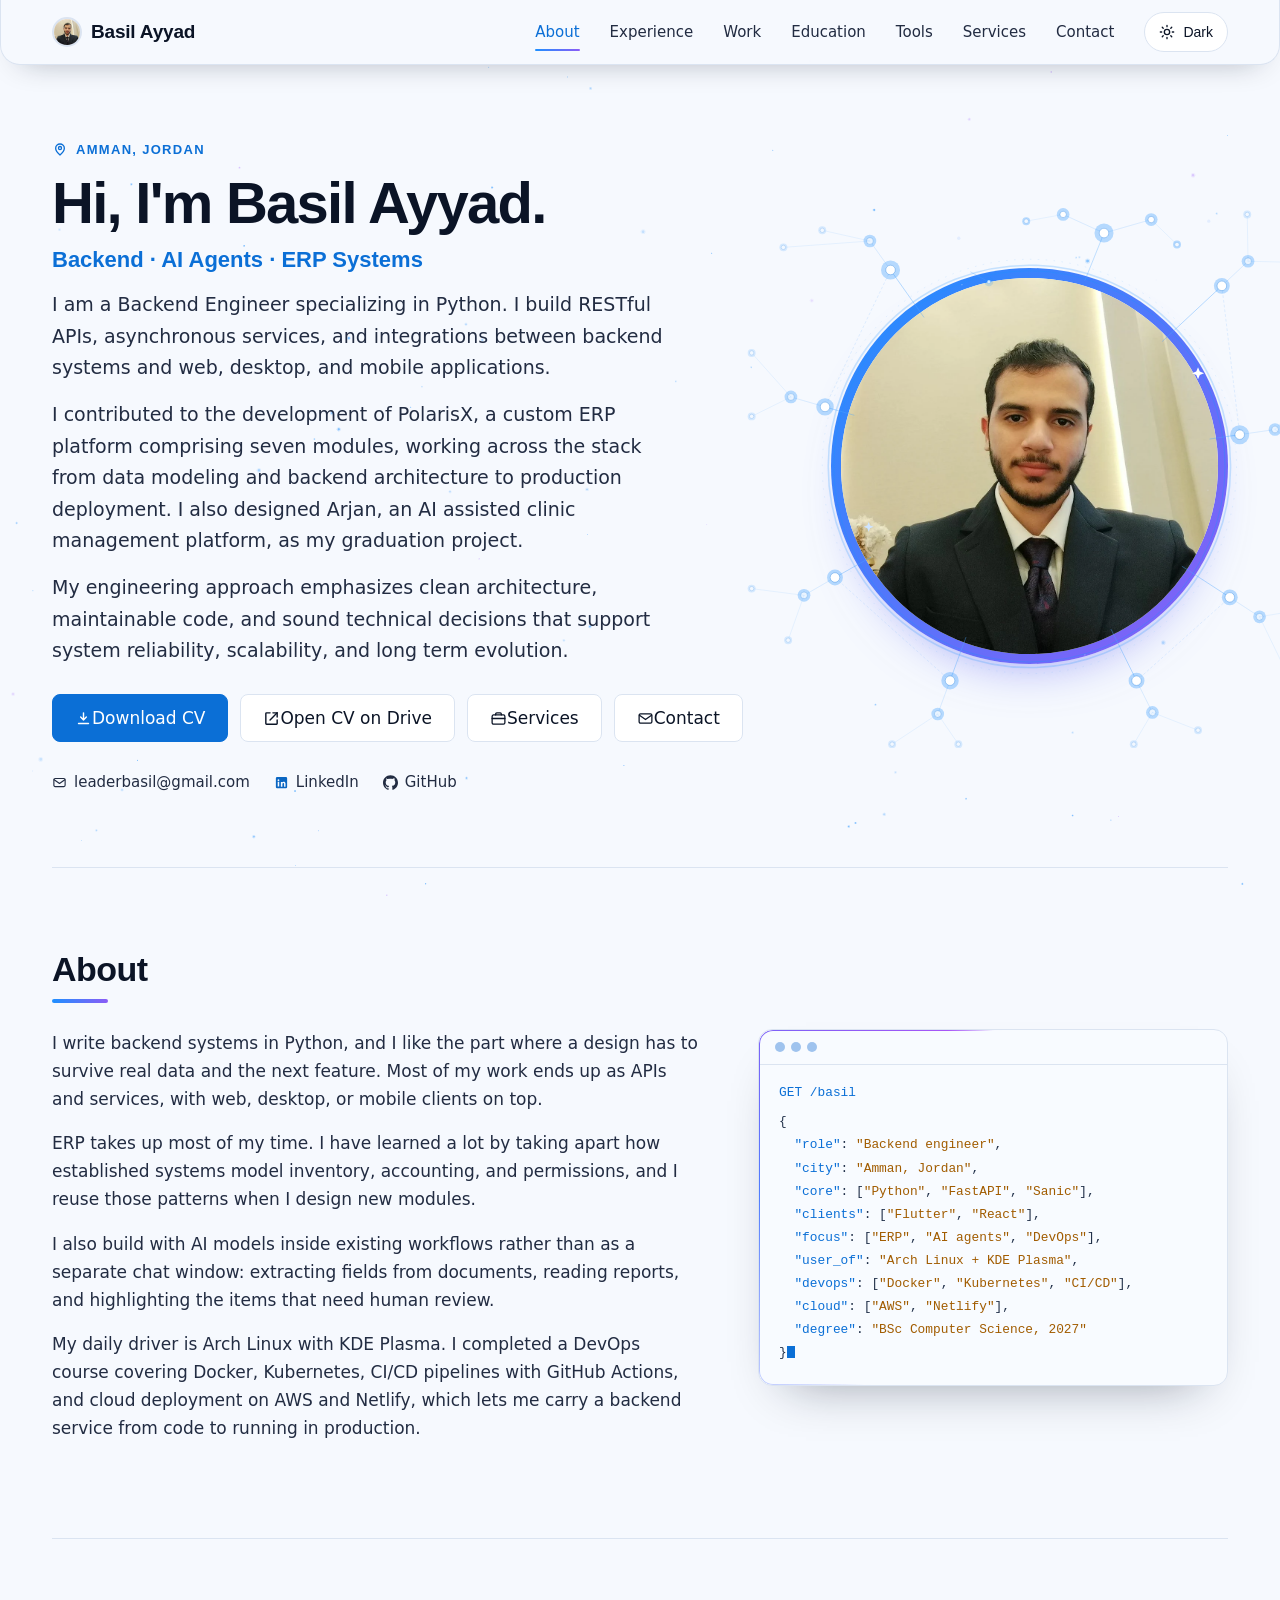
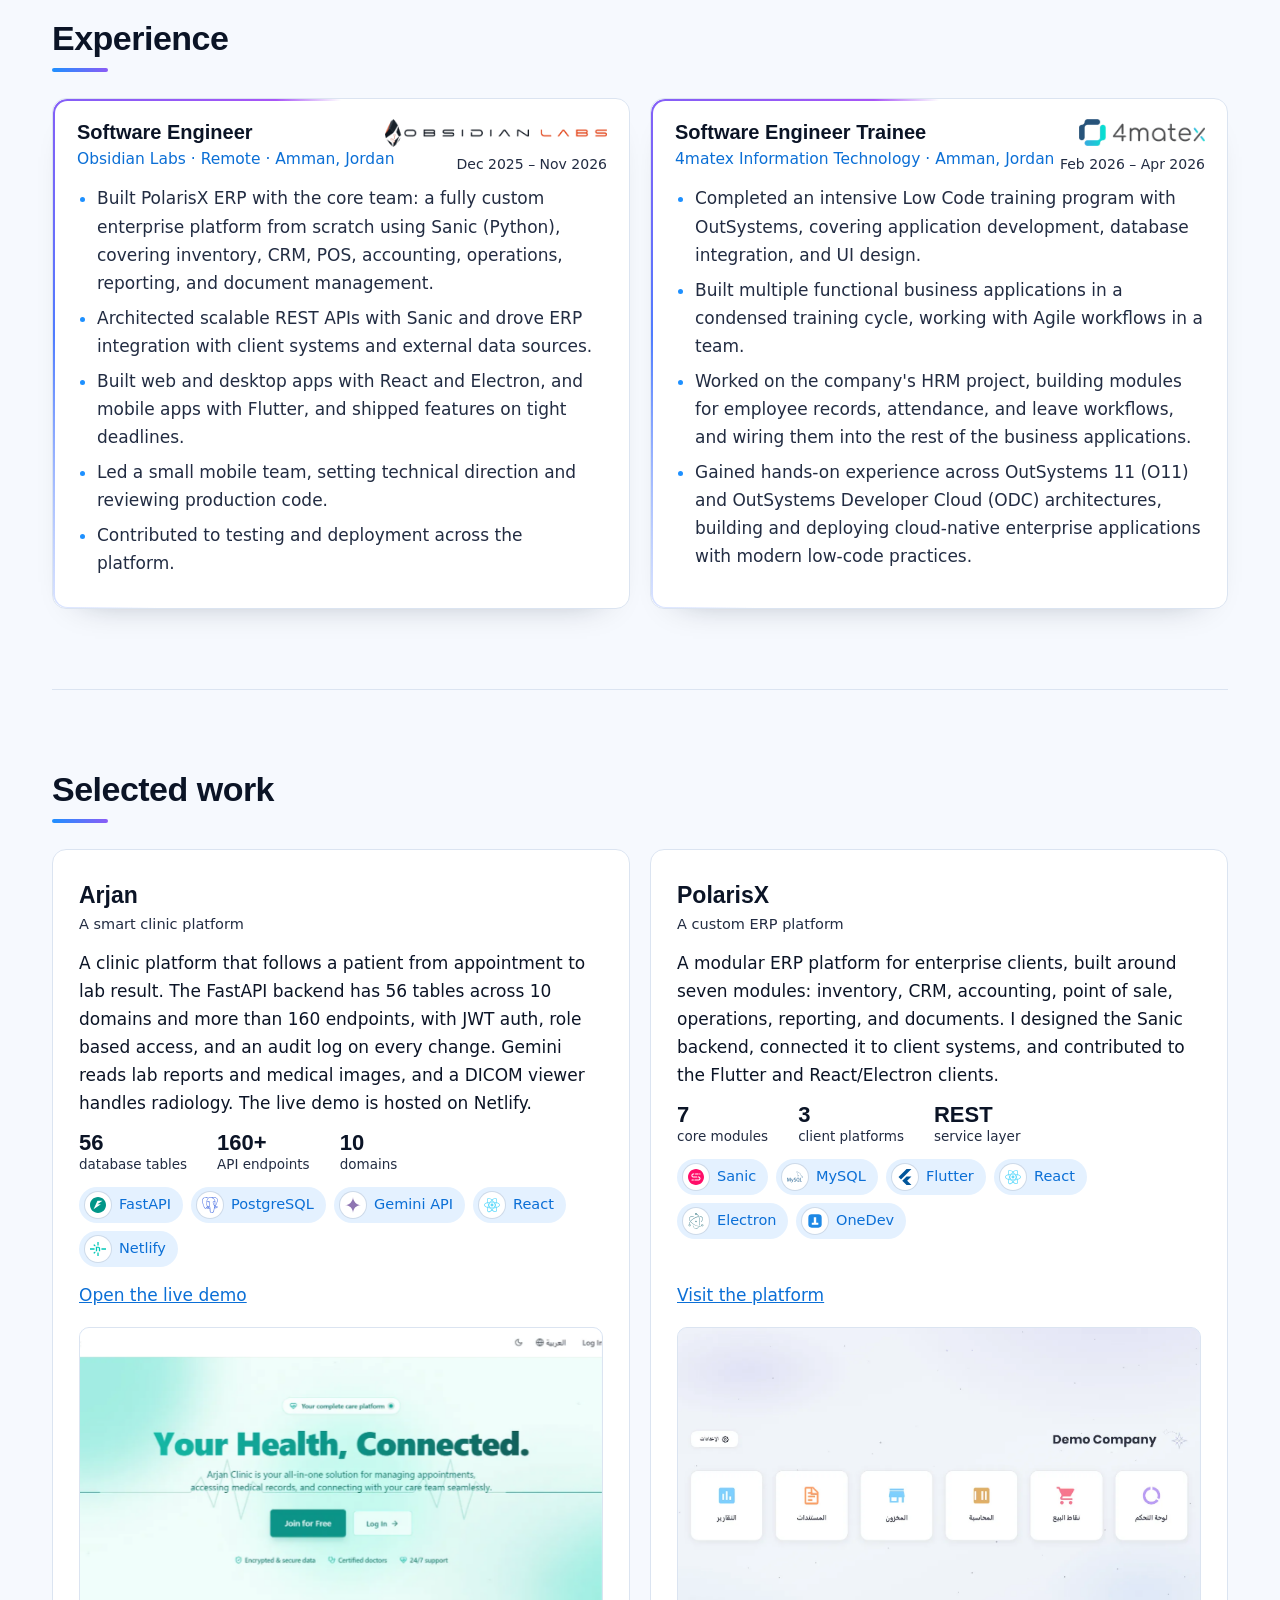
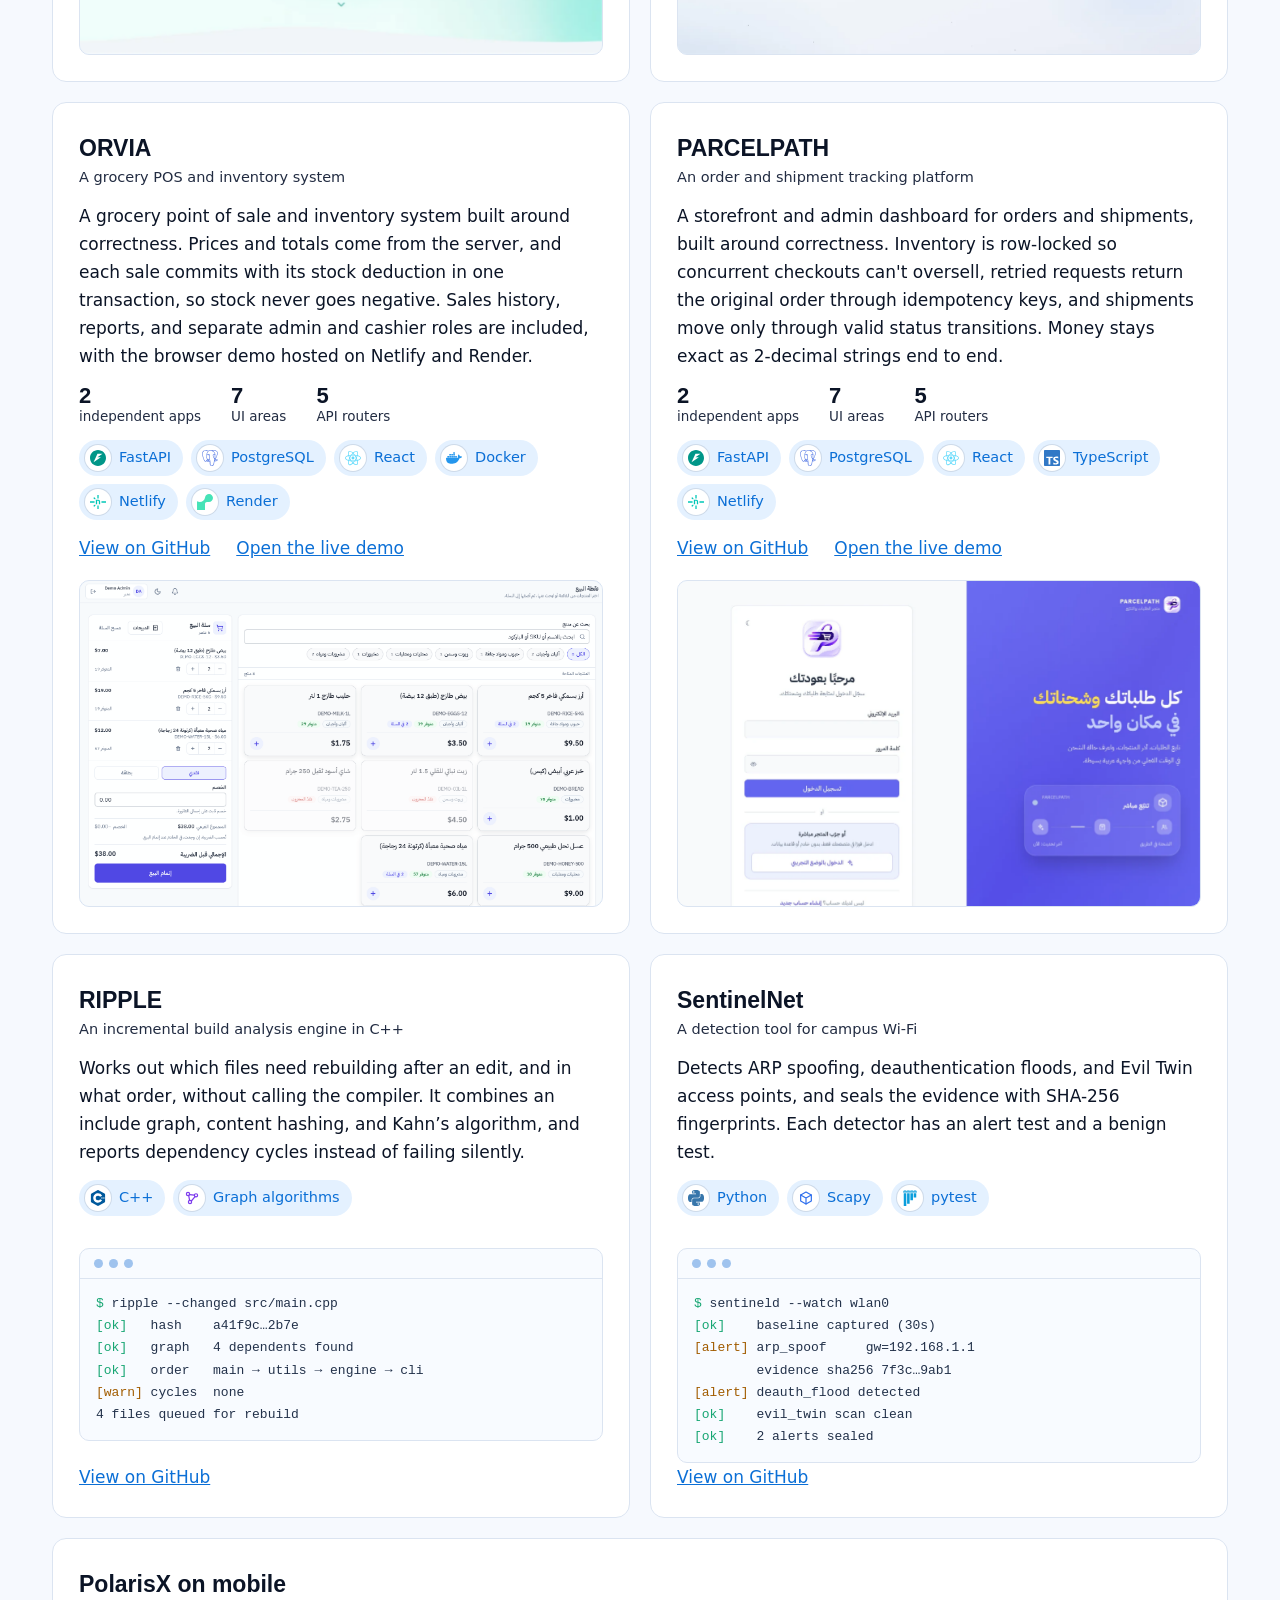
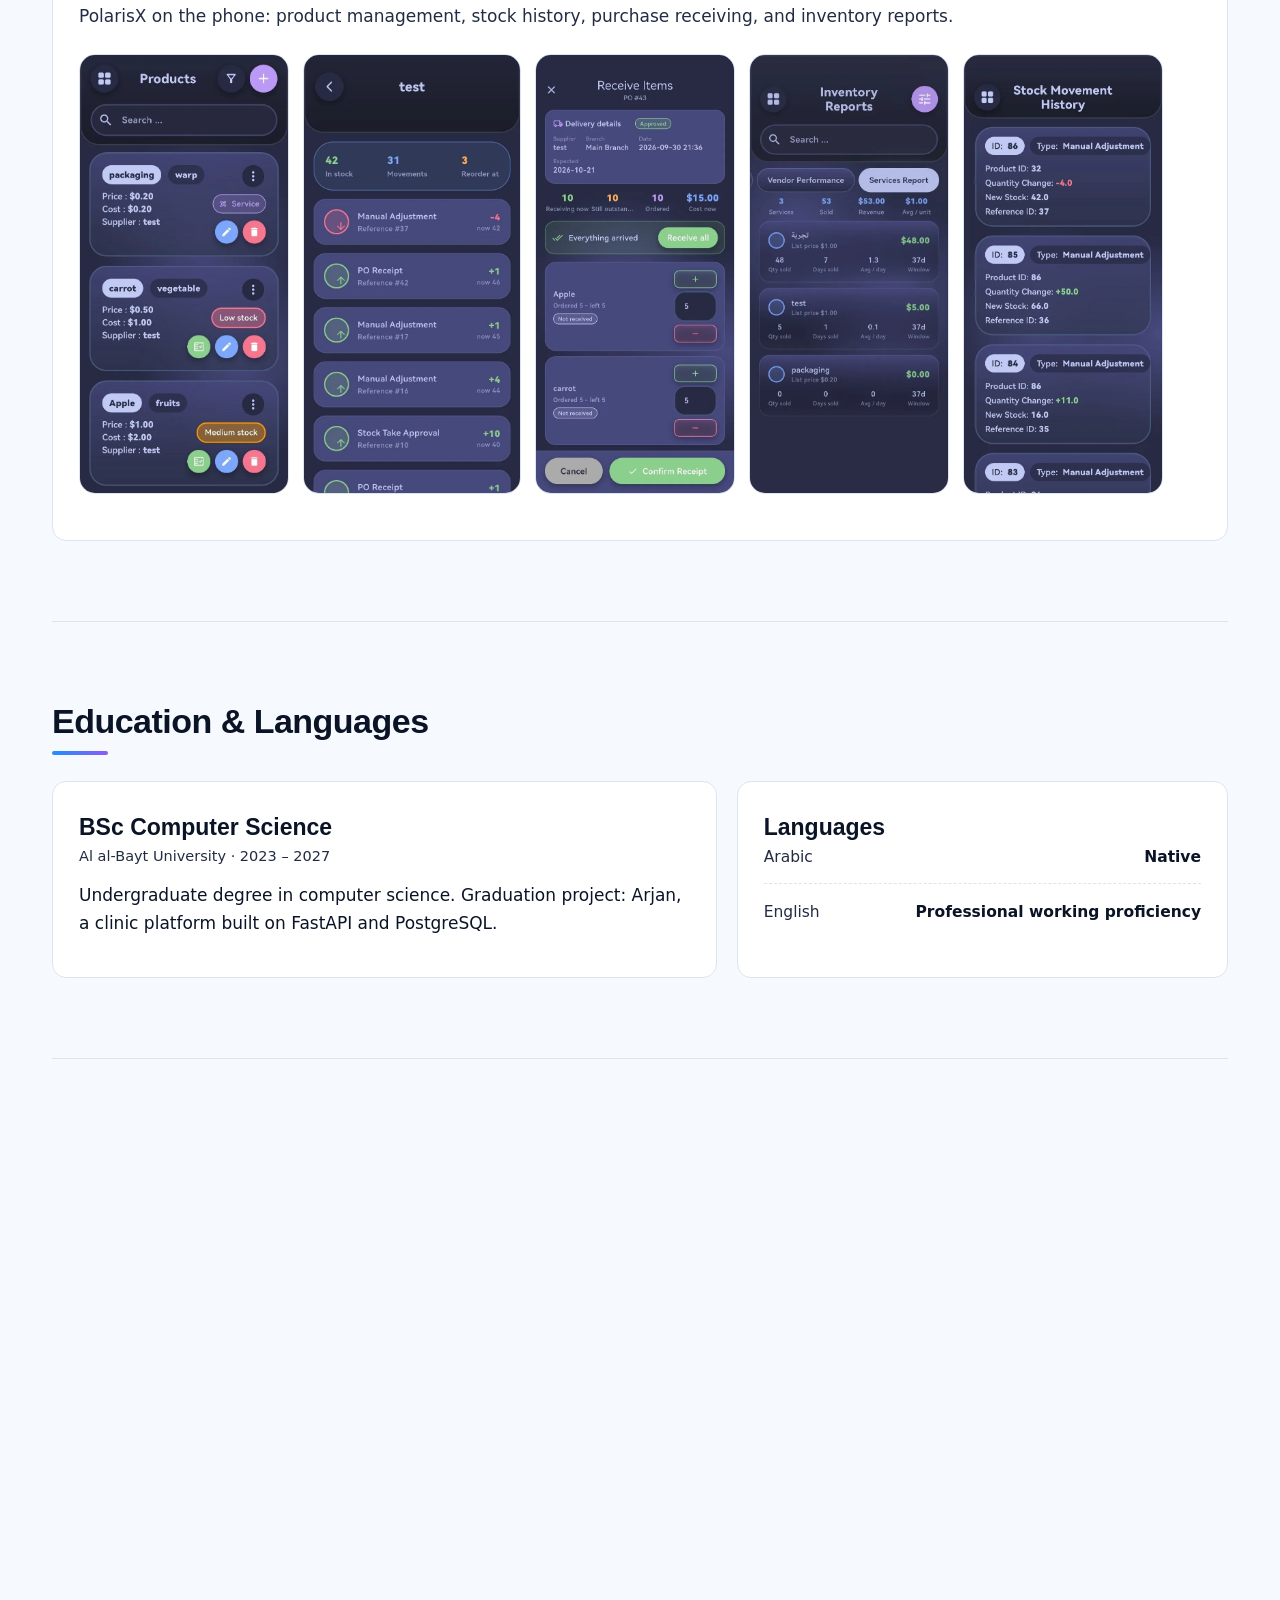
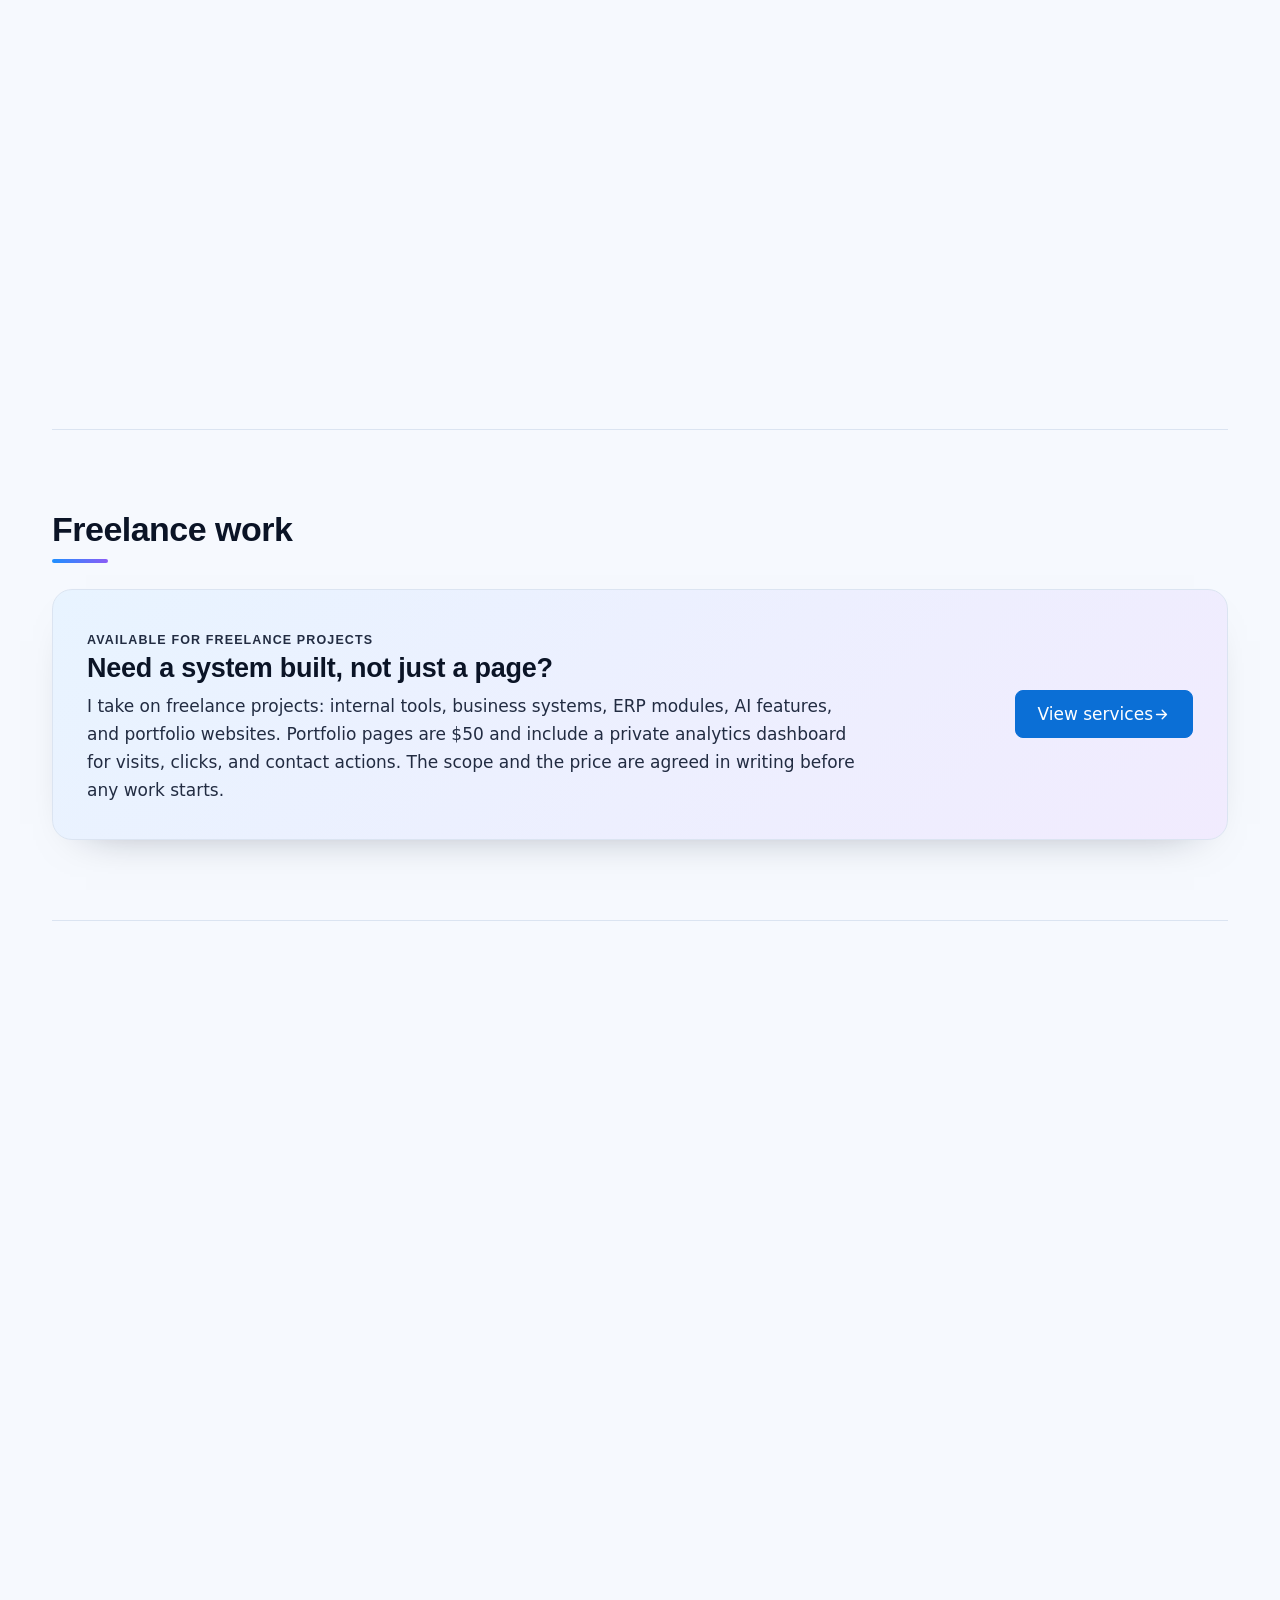
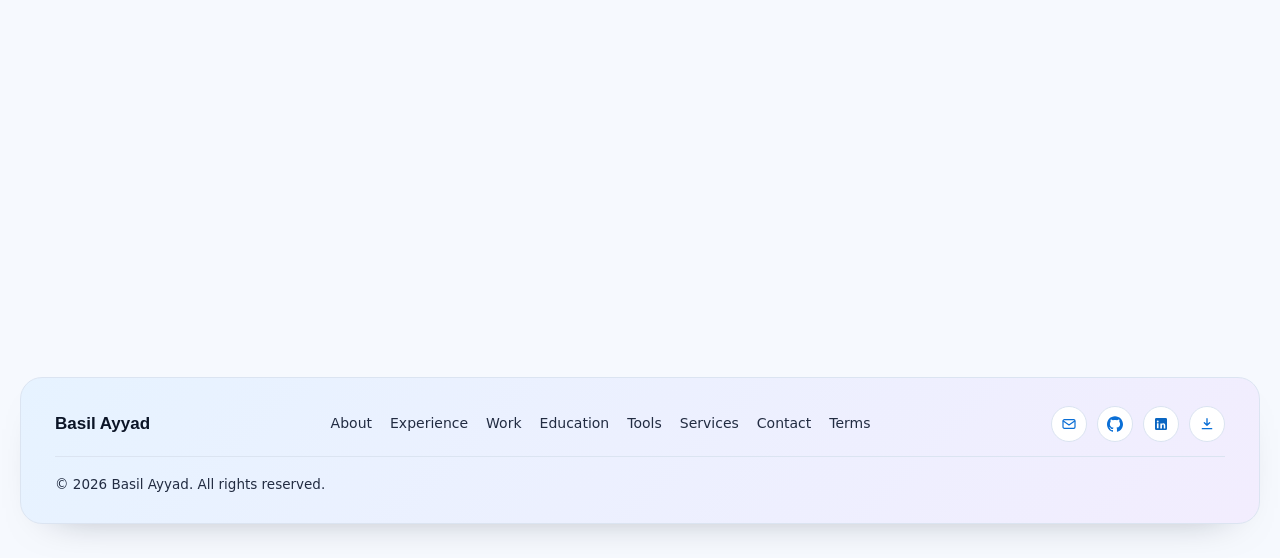
<file: index.html>
<!DOCTYPE html>
<html lang="en">
<head>
<meta charset="utf-8">
<meta name="viewport" content="width=device-width, initial-scale=1, viewport-fit=cover">
<meta http-equiv="Content-Security-Policy" content="default-src 'self'; script-src 'self' 'unsafe-inline'; style-src 'self' 'unsafe-inline' https://fonts.googleapis.com; font-src 'self' https://fonts.gstatic.com data:; img-src 'self' data: https://*.goatcounter.com; connect-src 'self' https://formsubmit.co https://*.goatcounter.com; form-action 'self' https://formsubmit.co; base-uri 'self'; object-src 'none'; frame-src 'none'; worker-src 'none'; manifest-src 'self'; media-src 'self'; upgrade-insecure-requests">
<meta name="referrer" content="strict-origin-when-cross-origin">
  <meta name="google-site-verification" content="uAfpSlqo6z_oKuW4-nx2zN8vVfvJCvUZER309DuYlZw">
<title>Basil Ayyad | Backend Engineer, ERP &amp; AI Systems</title>
<meta name="description" content="Basil Ayyad, backend engineer in Amman. Builds Python APIs and services, and currently works on PolarisX ERP at Obsidian Labs.">
<meta name="author" content="Basil Ayyad">
<meta name="robots" content="index, follow, max-image-preview:large, max-snippet:-1">
<meta name="theme-color" content="#f6f9fe" media="(prefers-color-scheme: light)">
<meta name="theme-color" content="#0a0f1d" media="(prefers-color-scheme: dark)">
<meta property="og:type" content="website">
<meta property="og:site_name" content="Basil Ayyad">
<meta property="og:locale" content="en_US">
<meta property="og:title" content="Basil Ayyad | Backend Engineer, ERP &amp; AI Systems">
<meta property="og:description" content="Backend engineer in Amman, working in Python. Building PolarisX ERP at Obsidian Labs; designed Arjan, an AI assisted clinic platform.">
<meta property="og:url" content="https://leaderbasil.github.io/profilo/">
<meta property="og:image" content="https://leaderbasil.github.io/profilo/og-image.png">
<meta property="og:image:width" content="1200">
<meta property="og:image:height" content="630">
<meta property="og:image:alt" content="Basil Ayyad, Backend Engineer, ERP and AI Systems">
<meta name="twitter:card" content="summary_large_image">
<meta name="twitter:title" content="Basil Ayyad | Backend Engineer, ERP &amp; AI Systems">
<meta name="twitter:description" content="Backend engineer in Amman, working in Python. Building PolarisX ERP at Obsidian Labs; designed Arjan, an AI assisted clinic platform.">
<meta name="twitter:image" content="https://leaderbasil.github.io/profilo/og-image.png">
<link rel="canonical" href="https://leaderbasil.github.io/profilo/">
<script type="application/ld+json">{"@context": "https://schema.org", "@type": "ProfilePage", "dateModified": "2026-11-10", "mainEntity": {"@context": "https://schema.org", "@type": "Person", "name": "Basil Ayyad", "alternateName": "Basil Hazem Ayyad", "jobTitle": "Backend Engineer", "url": "https://leaderbasil.github.io/profilo/", "email": "mailto:leaderbasil@gmail.com", "address": {"@type": "PostalAddress", "addressLocality": "Amman", "addressCountry": "JO"}, "alumniOf": {"@type": "CollegeOrUniversity", "name": "Al al-Bayt University"}, "knowsAbout": ["Backend engineering", "Python", "FastAPI", "Sanic", "REST APIs", "ERP systems", "AI agents", "Flutter", "React", "DevOps", "Docker", "Kubernetes", "CI/CD", "GitHub Actions", "AWS", "Netlify", "Render", "Arch Linux", "Linux"], "sameAs": ["https://linkedin.com/in/basilhazemayyad", "https://github.com/leaderbasil"], "image": "https://leaderbasil.github.io/profilo/assets/avatar.png", "worksFor": {"@type": "Organization", "name": "Obsidian Labs"}, "knowsLanguage": ["Arabic", "English"]}}</script>
<link rel="icon" type="image/png" href="assets/avatar.png">
<link rel="apple-touch-icon" href="assets/avatar.png">
<link rel="preconnect" href="https://fonts.googleapis.com">
<link rel="preconnect" href="https://fonts.gstatic.com" crossorigin>
<link rel="preload" as="image" href="assets/portrait.webp" fetchpriority="high">
<link href="https://fonts.googleapis.com/css2?family=Bricolage+Grotesque:wght@500;700;800&family=IBM+Plex+Sans:wght@400;500&display=swap" rel="stylesheet" media="print" onload="this.media='all'">
<noscript><link href="https://fonts.googleapis.com/css2?family=Bricolage+Grotesque:wght@500;700;800&family=IBM+Plex+Sans:wght@400;500&display=swap" rel="stylesheet"></noscript>
<link rel="stylesheet" href="assets/site.css?v=48">
</head>
<body>
<script>document.documentElement.classList.add('js');try{var t=localStorage.getItem('theme');document.documentElement.setAttribute('data-theme',t==='dark'?'dark':'light')}catch(e){document.documentElement.setAttribute('data-theme','light')}</script>
<svg width="0" height="0" style="position:absolute" aria-hidden="true"><symbol id="ic-go" viewBox="0 0 24 24"><path fill="#00ADD8" d="M1.811 10.231c-.047 0-.058-.023-.035-.059l.246-.315c.023-.035.081-.058.128-.058h4.172c.046 0 .058.035.035.07l-.199.303c-.023.036-.082.07-.117.07zM.047 11.306c-.047 0-.059-.023-.035-.058l.245-.316c.023-.035.082-.058.129-.058h5.328c.047 0 .07.035.058.07l-.093.28c-.012.047-.058.07-.105.07zm2.828 1.075c-.047 0-.059-.035-.035-.07l.163-.292c.023-.035.07-.07.117-.07h2.337c.047 0 .07.035.07.082l-.023.28c0 .047-.047.082-.082.082zm12.129-2.36c-.736.187-1.239.327-1.963.514-.176.046-.187.058-.34-.117-.174-.199-.303-.327-.548-.444-.737-.362-1.45-.257-2.115.175-.795.514-1.204 1.274-1.192 2.22.011.935.654 1.706 1.577 1.835.795.105 1.46-.175 1.987-.77.105-.13.198-.27.315-.434H10.47c-.245 0-.304-.152-.222-.35.152-.362.432-.97.596-1.274a.315.315 0 01.292-.187h4.253c-.023.316-.023.631-.07.947a4.983 4.983 0 01-.958 2.29c-.841 1.11-1.94 1.8-3.33 1.986-1.145.152-2.209-.07-3.143-.77-.865-.655-1.356-1.52-1.484-2.595-.152-1.274.222-2.419.993-3.424.83-1.086 1.928-1.776 3.272-2.02 1.098-.2 2.15-.07 3.096.571.62.41 1.063.97 1.356 1.648.07.105.023.164-.117.2m3.868 6.461c-1.064-.024-2.034-.328-2.852-1.029a3.665 3.665 0 01-1.262-2.255c-.21-1.32.152-2.489.947-3.529.853-1.122 1.881-1.706 3.272-1.95 1.192-.21 2.314-.095 3.33.595.923.63 1.496 1.484 1.648 2.605.198 1.578-.257 2.863-1.344 3.962-.771.783-1.718 1.273-2.805 1.495-.315.06-.63.07-.934.106zm2.78-4.72c-.011-.153-.011-.27-.034-.387-.21-1.157-1.274-1.81-2.384-1.554-1.087.245-1.788.935-2.045 2.033-.21.912.234 1.835 1.075 2.21.643.28 1.285.244 1.905-.07.923-.48 1.425-1.228 1.484-2.233z"/></symbol><symbol id="ic-github" viewBox="0 0 24 24"><path fill="#181717" d="M12 .297c-6.63 0-12 5.373-12 12 0 5.303 3.438 9.8 8.205 11.385.6.113.82-.258.82-.577 0-.285-.01-1.04-.015-2.04-3.338.724-4.042-1.61-4.042-1.61C4.422 18.07 3.633 17.7 3.633 17.7c-1.087-.744.084-.729.084-.729 1.205.084 1.838 1.236 1.838 1.236 1.07 1.835 2.809 1.305 3.495.998.108-.776.417-1.305.76-1.605-2.665-.3-5.466-1.332-5.466-5.93 0-1.31.465-2.38 1.235-3.22-.135-.303-.54-1.523.105-3.176 0 0 1.005-.322 3.3 1.23.96-.267 1.98-.399 3-.405 1.02.006 2.04.138 3 .405 2.28-1.552 3.285-1.23 3.285-1.23.645 1.653.24 2.873.12 3.176.765.84 1.23 1.91 1.23 3.22 0 4.61-2.805 5.625-5.475 5.92.42.36.81 1.096.81 2.22 0 1.606-.015 2.896-.015 3.286 0 .315.21.69.825.57C20.565 22.092 24 17.592 24 12.297c0-6.627-5.373-12-12-12"/></symbol><symbol id="ic-render" viewBox="0 0 24 24"><path fill="#46E3B7" d="M18.263.007c-3.121-.147-5.744 2.109-6.192 5.082-.018.138-.045.272-.067.405-.696 3.703-3.936 6.507-7.827 6.507-1.388 0-2.691-.356-3.825-.979a.2024.2024 0 0 0-.302.178V24H12v-8.999c0-1.656 1.338-3 2.987-3h2.988c3.382 0 6.103-2.817 5.97-6.244-.12-3.084-2.61-5.603-5.682-5.75"/></symbol><symbol id="ic-netlify" viewBox="0 0 24 24"><path fill="#00C7B7" d="M6.49 19.04h-.23L5.13 17.9v-.23l1.73-1.71h1.2l.15.15v1.2L6.5 19.04ZM5.13 6.31V6.1l1.13-1.13h.23L8.2 6.68v1.2l-.15.15h-1.2L5.13 6.31Zm9.96 9.09h-1.65l-.14-.13v-3.83c0-.68-.27-1.2-1.1-1.23-.42 0-.9 0-1.43.02l-.07.08v4.96l-.14.14H8.9l-.13-.14V8.73l.13-.14h3.7a2.6 2.6 0 0 1 2.61 2.6v4.08l-.13.14Zm-8.37-2.44H.14L0 12.82v-1.64l.14-.14h6.58l.14.14v1.64l-.14.14Zm17.14 0h-6.58l-.14-.14v-1.64l.14-.14h6.58l.14.14v1.64l-.14.14ZM11.05 6.55V1.64l.14-.14h1.65l.14.14v4.9l-.14.14h-1.65l-.14-.13Zm0 15.81v-4.9l.14-.14h1.65l.14.13v4.91l-.14.14h-1.65l-.14-.14Z"/></symbol><symbol id="ic-wireshark" viewBox="0 0 24 24"><path fill="#1679A7" d="m2.95 0c-1.62 0-2.95 1.32-2.95 2.95v18.1c0 1.63 1.32 2.95 2.95 2.95h18.1c1.62 0 2.95-1.32 2.95-2.95v-18.1c-.00024-1.63-1.32-2.95-2.95-2.95zm0 1.09h18.1c1.04 0 1.85.818 1.85 1.86v14h-5.27c-.335-.796-2.57-6.47.283-10.9a.516.517 0 0 0-.443-.794c-5.24.0827-8.2 3.19-9.74 6.21-1.35 2.64-1.63 4.91-1.69 5.53h-4.95v-14c0-1.04.817-1.86 1.85-1.86zm13.6 5.24c-2.62 5.24.248 11.4.248 11.4a.516.517 0 0 0 .469.301h5.62v3.05c0 1.04-.817 1.86-1.85 1.86h-18.1c-1.04 0-1.85-.818-1.85-1.86v-3.05h5.39a.516.517 0 0 0 .514-.477s.226-2.8 1.66-5.62c1.34-2.62 3.67-5.17 7.91-5.57z"/></symbol><symbol id="ic-scapy" viewBox="0 0 24 24" fill="none" stroke="#2f6fed" stroke-width="1.8" stroke-linecap="round" stroke-linejoin="round"><path d="M12 3l8 4.5v9L12 21l-8-4.5v-9z"/><path d="M4 7.5l8 4.5 8-4.5M12 12v9"/></symbol><symbol id="ic-dicom" viewBox="0 0 24 24" fill="none" stroke="#0f9d8a" stroke-width="1.8" stroke-linecap="round" stroke-linejoin="round"><circle cx="12" cy="12" r="8.5"/><circle cx="12" cy="12" r="4"/><path d="M12 3.5v4M12 16.5v4M3.5 12h4M16.5 12h4"/></symbol><symbol id="ic-graph" viewBox="0 0 24 24" fill="none" stroke="#7c3aed" stroke-width="1.8" stroke-linecap="round" stroke-linejoin="round"><circle cx="6" cy="6" r="2.4"/><circle cx="18" cy="8" r="2.4"/><circle cx="9" cy="18" r="2.4"/><path d="M8.2 7l7.5.8M7 8.2l1.4 7.5M16.6 10l-5.6 6.5"/></symbol><symbol id="ic-ai" viewBox="0 0 24 24" fill="none" stroke="#7c3aed" stroke-width="1.8" stroke-linecap="round" stroke-linejoin="round"><path d="M12 3l1.8 5.2L19 10l-5.2 1.8L12 17l-1.8-5.2L5 10l5.2-1.8z"/><path d="M19 16l.7 1.8L21.5 18.5l-1.8.7L19 21l-.7-1.8-1.8-.7 1.8-.7z"/></symbol><symbol id="ic-erp" viewBox="0 0 24 24" fill="none" stroke="#e08a1e" stroke-width="1.8" stroke-linecap="round" stroke-linejoin="round"><rect x="3.5" y="3.5" width="7.5" height="7.5" rx="1.5"/><rect x="13" y="3.5" width="7.5" height="7.5" rx="1.5"/><rect x="3.5" y="13" width="7.5" height="7.5" rx="1.5"/><rect x="13" y="13" width="7.5" height="7.5" rx="1.5"/></symbol><symbol id="ic-shield" viewBox="0 0 24 24" fill="none" stroke="#2f6fed" stroke-width="1.8" stroke-linecap="round" stroke-linejoin="round"><path d="M12 3l7.5 3v5.5c0 4.6-3.1 8-7.5 9.5-4.4-1.5-7.5-4.9-7.5-9.5V6z"/><path d="M8.8 12.2l2.2 2.2 4.2-4.4"/></symbol><symbol id="ic-build" viewBox="0 0 24 24" fill="none" stroke="#0b6fd6" stroke-width="1.8" stroke-linecap="round" stroke-linejoin="round"><circle cx="12" cy="12" r="3.2"/><path d="M12 3v3M12 18v3M3 12h3M18 12h3M5.6 5.6l2.1 2.1M16.3 16.3l2.1 2.1M18.4 5.6l-2.1 2.1M7.7 16.3l-2.1 2.1"/></symbol><symbol id="ic-scan" viewBox="0 0 24 24" fill="none" stroke="#0f9d8a" stroke-width="1.8" stroke-linecap="round" stroke-linejoin="round"><path d="M4 8V5.5A1.5 1.5 0 015.5 4H8M16 4h2.5A1.5 1.5 0 0120 5.5V8M20 16v2.5a1.5 1.5 0 01-1.5 1.5H16M8 20H5.5A1.5 1.5 0 014 18.5V16"/><path d="M12 8v8M8 12h8"/></symbol><symbol id="ic-cpp" viewBox="0 0 24 24"><path fill="#00599C" d="M22.394 6c-.167-.29-.398-.543-.652-.69L12.926.22c-.509-.294-1.34-.294-1.848 0L2.26 5.31c-.508.293-.923 1.013-.923 1.6v10.18c0 .294.104.62.271.91.167.29.398.543.652.69l8.816 5.09c.508.293 1.34.293 1.848 0l8.816-5.09c.254-.147.485-.4.652-.69.167-.29.27-.616.27-.91V6.91c.003-.294-.1-.62-.268-.91zM12 19.11c-3.92 0-7.109-3.19-7.109-7.11 0-3.92 3.19-7.11 7.11-7.11a7.133 7.133 0 016.156 3.553l-3.076 1.78a3.567 3.567 0 00-3.08-1.78A3.56 3.56 0 008.444 12 3.56 3.56 0 0012 15.555a3.57 3.57 0 003.08-1.778l3.078 1.78A7.135 7.135 0 0112 19.11zm7.11-6.715h-.79v.79h-.79v-.79h-.79v-.79h.79v-.79h.79v.79h.79zm2.962 0h-.79v.79h-.79v-.79h-.79v-.79h.79v-.79h.79v.79h.79z"/></symbol><symbol id="ic-dart" viewBox="0 0 24 24"><path fill="#0175C2" d="M4.105 4.105S9.158 1.58 11.684.316a3.079 3.079 0 0 1 1.481-.315c.766.047 1.677.788 1.677.788L24 9.948v9.789h-4.263V24H9.789l-9-9C.303 14.5 0 13.795 0 13.105c0-.319.18-.818.316-1.105l3.789-7.895zm.679.679v11.787c.002.543.021 1.024.498 1.508L10.204 23h8.533v-4.263L4.784 4.784zm12.055-.678c-.899-.896-1.809-1.78-2.74-2.643-.302-.267-.567-.468-1.07-.462-.37.014-.87.195-.87.195L6.341 4.105l10.498.001z"/></symbol><symbol id="ic-electron" viewBox="0 0 24 24"><path fill="#47848F" d="M12.0111 0c-.85 0-1.5392.6891-1.5392 1.5392 0 .8501.6891 1.5393 1.5392 1.5393.595 0 1.11-.338 1.3662-.832 2.2208 1.2675 3.847 5.4728 3.847 10.3623 0 2.0715-.2891 4.056-.825 5.7685a.3215.3215 0 0 0 .2107.403.322.322 0 0 0 .4033-.2111c.5558-1.7763.8542-3.8251.8542-5.9604 0-5.1927-1.7717-9.686-4.3206-11.0027.001-.0223.0035-.0443.0035-.0669 0-.85-.6891-1.5392-1.5393-1.5392zm0 .6432a.896.896 0 1 1 0 1.792.896.896 0 1 1 0-1.792zm-5.486 4.3052c-2.067.0074-3.6473.6646-4.3885 1.9485-.7375 1.2774-.5267 2.971.5113 4.7813a.3217.3217 0 0 0 .558-.32C2.271 9.7274 2.089 8.266 2.6938 7.2185c.821-1.422 3.033-1.9552 5.9321-1.4271a.3216.3216 0 0 0 .1153-.6329c-.784-.1428-1.5271-.2125-2.216-.21zm11.0522.0176a.3216.3216 0 0 0-.0084.6432c1.8337.0239 3.1556.5956 3.7502 1.6256.8192 1.419.1798 3.5947-1.7182 5.837a.322.322 0 0 0 .0377.4535.3215.3215 0 0 0 .4532-.0377c2.0535-2.426 2.7708-4.8661 1.7845-6.5744-.7257-1.257-2.26-1.9207-4.299-1.9472zm-2.6984.2924a.3225.3225 0 0 0-.0647.0072c-1.8568.3979-3.8333 1.1755-5.7314 2.2714-4.5699 2.6384-7.5924 6.4948-7.3601 9.3717-.4726.2628-.7928.7664-.7928 1.3455 0 .85.6892 1.5392 1.5393 1.5392.85 0 1.5392-.6891 1.5392-1.5392 0-.8501-.6891-1.5393-1.5392-1.5393-.038 0-.0754.003-.1128.0057-.1002-2.5597 2.7434-6.1412 7.048-8.6265 1.8413-1.063 3.7551-1.8163 5.5445-2.1997a.3217.3217 0 0 0-.07-.636zm-2.8787 6.2364a1.1192 1.1192 0 0 0-.2243.0255c-.6012.1301-.983.7225-.8533 1.3238.1302.6012.7226.9832 1.3238.8533.6012-.1302.9832-.7226.8533-1.3238-.1139-.526-.5816-.8844-1.0995-.8788zM4.532 13.341a.321.321 0 0 0-.2318.0835.3214.3214 0 0 0-.0214.4542c1.2682 1.3936 2.9157 2.701 4.7946 3.7857 4.4146 2.5489 9.1056 3.2849 11.5608 1.8392a1.53 1.53 0 0 0 .8966.2899c.8501 0 1.5392-.6891 1.5392-1.5392 0-.8501-.689-1.5393-1.5392-1.5393-.85 0-1.5392.6892-1.5392 1.5393 0 .276.0737.5344.201.7584-2.2448 1.214-6.631.5002-10.7976-1.9054-1.8228-1.0524-3.418-2.3181-4.6404-3.6614a.3206.3206 0 0 0-.2226-.1049zm-2.0628 4.0172a.896.896 0 1 1 0 1.792.896.896 0 1 1 0-1.792zm19.0616 0a.896.896 0 1 1 0 1.792.891.891 0 0 1-.5864-.2194c-.0025-.004-.0039-.0083-.0066-.0123a.3195.3195 0 0 0-.0957-.0914.896.896 0 0 1 .6887-1.4689zm-14.0045 1.368a.3215.3215 0 0 0-.3207.4296C8.2793 22.154 10.036 24 12.0111 24c1.4406 0 2.7735-.9822 3.8128-2.711a.3215.3215 0 0 0-.11-.4413.3219.3219 0 0 0-.4415.11c-.934 1.5537-2.0812 2.399-3.2613 2.399-1.6407 0-3.2075-1.6465-4.2-4.4179a.3216.3216 0 0 0-.2848-.2126z"/></symbol><symbol id="ic-fastapi" viewBox="0 0 24 24"><path fill="#009688" d="M12 .0387C5.3729.0384.0003 5.3931 0 11.9988c-.001 6.6066 5.372 11.9628 12 11.9625 6.628.0003 12.001-5.3559 12-11.9625-.0003-6.6057-5.3729-11.9604-12-11.96m-.829 5.4153h7.55l-7.5805 5.3284h5.1828L5.279 18.5436q2.9466-6.5444 5.892-13.0896"/></symbol><symbol id="ic-flutter" viewBox="0 0 24 24"><path fill="#02569B" d="M14.314 0L2.3 12 6 15.7 21.684.013h-7.357zm.014 11.072L7.857 17.53l6.47 6.47H21.7l-6.46-6.468 6.46-6.46h-7.37z"/></symbol><symbol id="ic-gemini" viewBox="0 0 24 24"><path fill="#8E75B2" d="M11.04 19.32Q12 21.51 12 24q0-2.49.93-4.68.96-2.19 2.58-3.81t3.81-2.55Q21.51 12 24 12q-2.49 0-4.68-.93a12.3 12.3 0 0 1-3.81-2.58 12.3 12.3 0 0 1-2.58-3.81Q12 2.49 12 0q0 2.49-.96 4.68-.93 2.19-2.55 3.81a12.3 12.3 0 0 1-3.81 2.58Q2.49 12 0 12q2.49 0 4.68.96 2.19.93 3.81 2.55t2.55 3.81"/></symbol><symbol id="ic-git" viewBox="0 0 24 24"><path fill="#F03C2E" d="M13.09 23.549a1.54 1.54 0 0 1-2.18 0L.451 13.089a1.54 1.54 0 0 1 0-2.179l7.191-7.19 2.733 2.733a1.85 1.85 0 0 0 .964 2.326v6.66a1.849 1.849 0 1 0 1.54 0V8.957l2.508 2.508a1.85 1.85 0 1 0 1.09-1.09l-2.634-2.634a1.85 1.85 0 0 0-2.378-2.377L8.73 2.63 10.91.451a1.54 1.54 0 0 1 2.179 0l10.459 10.46a1.54 1.54 0 0 1 0 2.179z"/></symbol><symbol id="ic-js" viewBox="0 0 24 24"><path fill="#F7DF1E" d="M0 0h24v24H0V0zm22.034 18.276c-.175-1.095-.888-2.015-3.003-2.873-.736-.345-1.554-.585-1.797-1.14-.091-.33-.105-.51-.046-.705.15-.646.915-.84 1.515-.66.39.12.75.42.976.9 1.034-.676 1.034-.676 1.755-1.125-.27-.42-.404-.601-.586-.78-.63-.705-1.469-1.065-2.834-1.034l-.705.089c-.676.165-1.32.525-1.71 1.005-1.14 1.291-.811 3.541.569 4.471 1.365 1.02 3.361 1.244 3.616 2.205.24 1.17-.87 1.545-1.966 1.41-.811-.18-1.26-.586-1.755-1.336l-1.83 1.051c.21.48.45.689.81 1.109 1.74 1.756 6.09 1.666 6.871-1.004.029-.09.24-.705.074-1.65l.046.067zm-8.983-7.245h-2.248c0 1.938-.009 3.864-.009 5.805 0 1.232.063 2.363-.138 2.711-.33.689-1.18.601-1.566.48-.396-.196-.597-.466-.83-.855-.063-.105-.11-.196-.127-.196l-1.825 1.125c.305.63.75 1.172 1.324 1.517.855.51 2.004.675 3.207.405.783-.226 1.458-.691 1.811-1.411.51-.93.402-2.07.397-3.346.012-2.054 0-4.109 0-6.179l.004-.056z"/></symbol><symbol id="ic-mysql" viewBox="0 0 24 24"><path fill="#4479A1" d="M16.405 5.501c-.115 0-.193.014-.274.033v.013h.014c.054.104.146.18.214.273.054.107.1.214.154.32l.014-.015c.094-.066.14-.172.14-.333-.04-.047-.046-.094-.08-.14-.04-.067-.126-.1-.18-.153zM5.77 18.695h-.927a50.854 50.854 0 00-.27-4.41h-.008l-1.41 4.41H2.45l-1.4-4.41h-.01a72.892 72.892 0 00-.195 4.41H0c.055-1.966.192-3.81.41-5.53h1.15l1.335 4.064h.008l1.347-4.064h1.095c.242 2.015.384 3.86.428 5.53zm4.017-4.08c-.378 2.045-.876 3.533-1.492 4.46-.482.716-1.01 1.073-1.583 1.073-.153 0-.34-.046-.566-.138v-.494c.11.017.24.026.386.026.268 0 .483-.075.647-.222.197-.18.295-.382.295-.605 0-.155-.077-.47-.23-.944L6.23 14.615h.91l.727 2.36c.164.536.233.91.205 1.123.4-1.064.678-2.227.835-3.483zm12.325 4.08h-2.63v-5.53h.885v4.85h1.745zm-3.32.135l-1.016-.5c.09-.076.177-.158.255-.25.433-.506.648-1.258.648-2.253 0-1.83-.718-2.746-2.155-2.746-.704 0-1.254.232-1.65.697-.43.508-.646 1.256-.646 2.245 0 .972.19 1.686.574 2.14.35.41.877.615 1.583.615.264 0 .506-.033.725-.098l1.325.772.36-.622zM15.5 17.588c-.225-.36-.337-.94-.337-1.736 0-1.393.424-2.09 1.27-2.09.443 0 .77.167.977.5.224.362.336.936.336 1.723 0 1.404-.424 2.108-1.27 2.108-.445 0-.77-.167-.978-.5zm-1.658-.425c0 .47-.172.856-.516 1.156-.344.3-.803.45-1.384.45-.543 0-1.064-.172-1.573-.515l.237-.476c.438.22.833.328 1.19.328.332 0 .593-.073.783-.22a.754.754 0 00.3-.615c0-.33-.23-.61-.648-.845-.388-.213-1.163-.657-1.163-.657-.422-.307-.632-.636-.632-1.177 0-.45.157-.81.47-1.085.315-.278.72-.415 1.22-.415.512 0 .98.136 1.4.41l-.213.476a2.726 2.726 0 00-1.064-.23c-.283 0-.502.068-.654.206a.685.685 0 00-.248.524c0 .328.234.61.666.85.393.215 1.187.67 1.187.67.433.305.648.63.648 1.168zm9.382-5.852c-.535-.014-.95.04-1.297.188-.1.04-.26.04-.274.167.055.053.063.14.11.214.08.134.218.313.346.407.14.11.28.216.427.31.26.16.555.255.81.416.145.094.293.213.44.313.073.05.12.14.214.172v-.02c-.046-.06-.06-.147-.105-.214-.067-.067-.134-.127-.2-.193a3.223 3.223 0 00-.695-.675c-.214-.146-.682-.35-.77-.595l-.013-.014c.146-.013.32-.066.46-.106.227-.06.435-.047.67-.106.106-.027.213-.06.32-.094v-.06c-.12-.12-.21-.283-.334-.395a8.867 8.867 0 00-1.104-.823c-.21-.134-.476-.22-.697-.334-.08-.04-.214-.06-.26-.127-.12-.146-.19-.34-.275-.514a17.69 17.69 0 01-.547-1.163c-.12-.262-.193-.523-.34-.763-.69-1.137-1.437-1.826-2.586-2.5-.247-.14-.543-.2-.856-.274-.167-.008-.334-.02-.5-.027-.11-.047-.216-.174-.31-.235-.38-.24-1.364-.76-1.644-.072-.18.434.267.862.422 1.082.115.153.26.328.34.5.047.116.06.235.107.356.106.294.207.622.347.897.073.14.153.287.247.413.054.073.146.107.167.227-.094.136-.1.334-.154.5-.24.757-.146 1.693.194 2.25.107.166.362.534.703.393.3-.12.234-.5.32-.835.02-.08.007-.133.048-.187v.015c.094.188.188.367.274.555.206.328.566.668.867.895.16.12.287.328.487.402v-.02h-.015c-.043-.058-.1-.086-.154-.133a3.445 3.445 0 01-.35-.4 8.76 8.76 0 01-.747-1.218c-.11-.21-.202-.436-.29-.643-.04-.08-.04-.2-.107-.24-.1.146-.247.273-.32.453-.127.288-.14.642-.188 1.01-.027.007-.014 0-.027.014-.214-.052-.287-.274-.367-.46-.2-.475-.233-1.238-.06-1.785.047-.14.247-.582.167-.716-.042-.127-.174-.2-.247-.303a2.478 2.478 0 01-.24-.427c-.16-.374-.24-.788-.414-1.162-.08-.173-.22-.354-.334-.513-.127-.18-.267-.307-.368-.52-.033-.073-.08-.194-.027-.274.014-.054.042-.075.094-.09.088-.072.335.022.422.062.247.1.455.194.662.334.094.066.195.193.315.226h.14c.214.047.455.014.655.073.355.114.675.28.962.46a5.953 5.953 0 012.085 2.286c.08.154.115.295.188.455.14.33.313.663.455.982.14.315.275.636.476.897.1.14.502.213.682.286.133.06.34.115.46.188.23.14.454.3.67.454.11.076.443.243.463.378z"/></symbol><symbol id="ic-postgres" viewBox="0 0 24 24"><path fill="#4169E1" d="M23.5594 14.7228a.5269.5269 0 0 0-.0563-.1191c-.139-.2632-.4768-.3418-1.0074-.2321-1.6533.3411-2.2935.1312-2.5256-.0191 1.342-2.0482 2.445-4.522 3.0411-6.8297.2714-1.0507.7982-3.5237.1222-4.7316a1.5641 1.5641 0 0 0-.1509-.235C21.6931.9086 19.8007.0248 17.5099.0005c-1.4947-.0158-2.7705.3461-3.1161.4794a9.449 9.449 0 0 0-.5159-.0816 8.044 8.044 0 0 0-1.3114-.1278c-1.1822-.0184-2.2038.2642-3.0498.8406-.8573-.3211-4.7888-1.645-7.2219.0788C.9359 2.1526.3086 3.8733.4302 6.3043c.0409.818.5069 3.334 1.2423 5.7436.4598 1.5065.9387 2.7019 1.4334 3.582.553.9942 1.1259 1.5933 1.7143 1.7895.4474.1491 1.1327.1441 1.8581-.7279.8012-.9635 1.5903-1.8258 1.9446-2.2069.4351.2355.9064.3625 1.39.3772a.0569.0569 0 0 0 .0004.0041 11.0312 11.0312 0 0 0-.2472.3054c-.3389.4302-.4094.5197-1.5002.7443-.3102.064-1.1344.2339-1.1464.8115-.0025.1224.0329.2309.0919.3268.2269.4231.9216.6097 1.015.6331 1.3345.3335 2.5044.092 3.3714-.6787-.017 2.231.0775 4.4174.3454 5.0874.2212.5529.7618 1.9045 2.4692 1.9043.2505 0 .5263-.0291.8296-.0941 1.7819-.3821 2.5557-1.1696 2.855-2.9059.1503-.8707.4016-2.8753.5388-4.1012.0169-.0703.0357-.1207.057-.1362.0007-.0005.0697-.0471.4272.0307a.3673.3673 0 0 0 .0443.0068l.2539.0223.0149.001c.8468.0384 1.9114-.1426 2.5312-.4308.6438-.2988 1.8057-1.0323 1.5951-1.6698zM2.371 11.8765c-.7435-2.4358-1.1779-4.8851-1.2123-5.5719-.1086-2.1714.4171-3.6829 1.5623-4.4927 1.8367-1.2986 4.8398-.5408 6.108-.13-.0032.0032-.0066.0061-.0098.0094-2.0238 2.044-1.9758 5.536-1.9708 5.7495-.0002.0823.0066.1989.0162.3593.0348.5873.0996 1.6804-.0735 2.9184-.1609 1.1504.1937 2.2764.9728 3.0892.0806.0841.1648.1631.2518.2374-.3468.3714-1.1004 1.1926-1.9025 2.1576-.5677.6825-.9597.5517-1.0886.5087-.3919-.1307-.813-.5871-1.2381-1.3223-.4796-.839-.9635-2.0317-1.4155-3.5126zm6.0072 5.0871c-.1711-.0428-.3271-.1132-.4322-.1772.0889-.0394.2374-.0902.4833-.1409 1.2833-.2641 1.4815-.4506 1.9143-1.0002.0992-.126.2116-.2687.3673-.4426a.3549.3549 0 0 0 .0737-.1298c.1708-.1513.2724-.1099.4369-.0417.156.0646.3078.26.3695.4752.0291.1016.0619.2945-.0452.4444-.9043 1.2658-2.2216 1.2494-3.1676 1.0128zm2.094-3.988-.0525.141c-.133.3566-.2567.6881-.3334 1.003-.6674-.0021-1.3168-.2872-1.8105-.8024-.6279-.6551-.9131-1.5664-.7825-2.5004.1828-1.3079.1153-2.4468.079-3.0586-.005-.0857-.0095-.1607-.0122-.2199.2957-.2621 1.6659-.9962 2.6429-.7724.4459.1022.7176.4057.8305.928.5846 2.7038.0774 3.8307-.3302 4.7363-.084.1866-.1633.3629-.2311.5454zm7.3637 4.5725c-.0169.1768-.0358.376-.0618.5959l-.146.4383a.3547.3547 0 0 0-.0182.1077c-.0059.4747-.054.6489-.115.8693-.0634.2292-.1353.4891-.1794 1.0575-.11 1.4143-.8782 2.2267-2.4172 2.5565-1.5155.3251-1.7843-.4968-2.0212-1.2217a6.5824 6.5824 0 0 0-.0769-.2266c-.2154-.5858-.1911-1.4119-.1574-2.5551.0165-.5612-.0249-1.9013-.3302-2.6462.0044-.2932.0106-.5909.019-.8918a.3529.3529 0 0 0-.0153-.1126 1.4927 1.4927 0 0 0-.0439-.208c-.1226-.4283-.4213-.7866-.7797-.9351-.1424-.059-.4038-.1672-.7178-.0869.067-.276.1831-.5875.309-.9249l.0529-.142c.0595-.16.134-.3257.213-.5012.4265-.9476 1.0106-2.2453.3766-5.1772-.2374-1.0981-1.0304-1.6343-2.2324-1.5098-.7207.0746-1.3799.3654-1.7088.5321a5.6716 5.6716 0 0 0-.1958.1041c.0918-1.1064.4386-3.1741 1.7357-4.4823a4.0306 4.0306 0 0 1 .3033-.276.3532.3532 0 0 0 .1447-.0644c.7524-.5706 1.6945-.8506 2.802-.8325.4091.0067.8017.0339 1.1742.081 1.939.3544 3.2439 1.4468 4.0359 2.3827.8143.9623 1.2552 1.9315 1.4312 2.4543-1.3232-.1346-2.2234.1268-2.6797.779-.9926 1.4189.543 4.1729 1.2811 5.4964.1353.2426.2522.4522.2889.5413.2403.5825.5515.9713.7787 1.2552.0696.087.1372.1714.1885.245-.4008.1155-1.1208.3825-1.0552 1.717-.0123.1563-.0423.4469-.0834.8148-.0461.2077-.0702.4603-.0994.7662zm.8905-1.6211c-.0405-.8316.2691-.9185.5967-1.0105a2.8566 2.8566 0 0 0 .135-.0406 1.202 1.202 0 0 0 .1342.103c.5703.3765 1.5823.4213 3.0068.1344-.2016.1769-.5189.3994-.9533.6011-.4098.1903-1.0957.333-1.7473.3636-.7197.0336-1.0859-.0807-1.1721-.151zm.5695-9.2712c-.0059.3508-.0542.6692-.1054 1.0017-.055.3576-.112.7274-.1264 1.1762-.0142.4368.0404.8909.0932 1.3301.1066.887.216 1.8003-.2075 2.7014a3.5272 3.5272 0 0 1-.1876-.3856c-.0527-.1276-.1669-.3326-.3251-.6162-.6156-1.1041-2.0574-3.6896-1.3193-4.7446.3795-.5427 1.3408-.5661 2.1781-.463zm.2284 7.0137a12.3762 12.3762 0 0 0-.0853-.1074l-.0355-.0444c.7262-1.1995.5842-2.3862.4578-3.4385-.0519-.4318-.1009-.8396-.0885-1.2226.0129-.4061.0666-.7543.1185-1.0911.0639-.415.1288-.8443.1109-1.3505.0134-.0531.0188-.1158.0118-.1902-.0457-.4855-.5999-1.938-1.7294-3.253-.6076-.7073-1.4896-1.4972-2.6889-2.0395.5251-.1066 1.2328-.2035 2.0244-.1859 2.0515.0456 3.6746.8135 4.8242 2.2824a.908.908 0 0 1 .0667.1002c.7231 1.3556-.2762 6.2751-2.9867 10.5405zm-8.8166-6.1162c-.025.1794-.3089.4225-.6211.4225a.5821.5821 0 0 1-.0809-.0056c-.1873-.026-.3765-.144-.5059-.3156-.0458-.0605-.1203-.178-.1055-.2844.0055-.0401.0261-.0985.0925-.1488.1182-.0894.3518-.1226.6096-.0867.3163.0441.6426.1938.6113.4186zm7.9305-.4114c.0111.0792-.049.201-.1531.3102-.0683.0717-.212.1961-.4079.2232a.5456.5456 0 0 1-.075.0052c-.2935 0-.5414-.2344-.5607-.3717-.024-.1765.2641-.3106.5611-.352.297-.0414.6111.0088.6356.1851z"/></symbol><symbol id="ic-postman" viewBox="0 0 24 24"><path fill="#FF6C37" d="M13.527.099C6.955-.744.942 3.9.099 10.473c-.843 6.572 3.8 12.584 10.373 13.428 6.573.843 12.587-3.801 13.428-10.374C24.744 6.955 20.101.943 13.527.099zm2.471 7.485a.855.855 0 0 0-.593.25l-4.453 4.453-.307-.307-.643-.643c4.389-4.376 5.18-4.418 5.996-3.753zm-4.863 4.861l4.44-4.44a.62.62 0 1 1 .847.903l-4.699 4.125-.588-.588zm.33.694l-1.1.238a.06.06 0 0 1-.067-.032.06.06 0 0 1 .01-.073l.645-.645.512.512zm-2.803-.459l1.172-1.172.879.878-1.979.426a.074.074 0 0 1-.085-.039.072.072 0 0 1 .013-.093zm-3.646 6.058a.076.076 0 0 1-.069-.083.077.077 0 0 1 .022-.046h.002l.946-.946 1.222 1.222-2.123-.147zm2.425-1.256a.228.228 0 0 0-.117.256l.203.865a.125.125 0 0 1-.211.117h-.003l-.934-.934-.294-.295 3.762-3.758 1.82-.393.874.874c-1.255 1.102-2.971 2.201-5.1 3.268zm5.279-3.428h-.002l-.839-.839 4.699-4.125a.952.952 0 0 0 .119-.127c-.148 1.345-2.029 3.245-3.977 5.091zm3.657-6.46l-.003-.002a1.822 1.822 0 0 1 2.459-2.684l-1.61 1.613a.119.119 0 0 0 0 .169l1.247 1.247a1.817 1.817 0 0 1-2.093-.343zm2.578 0a1.714 1.714 0 0 1-.271.218h-.001l-1.207-1.207 1.533-1.533c.661.72.637 1.832-.054 2.522zM18.855 6.05a.143.143 0 0 0-.053.157.416.416 0 0 1-.053.45.14.14 0 0 0 .023.197.141.141 0 0 0 .084.03.14.14 0 0 0 .106-.05.691.691 0 0 0 .087-.751.138.138 0 0 0-.194-.033z"/></symbol><symbol id="ic-pytest" viewBox="0 0 24 24"><path fill="#0A9EDC" d="M2.6152 0v.8867h3.8399V0zm5.0215 0v.8867h3.8418V0zm4.957 0v.8867h3.8418V0zm4.9356 0v.8867h3.8418V0zM2.4473 1.8945a.935.935 0 0 0-.9356.9356c0 .517.4185.9375.9356.9375h19.1054c.5171 0 .9356-.4204.9356-.9375a.935.935 0 0 0-.9356-.9356zm.168 2.8477V24H6.455V4.7422zm5.0214 0V20.543h3.8418V4.7422zm4.957 0V15.291h3.8497V4.7422zm4.9356 0v6.4941h3.8418V4.7422z"/></symbol><symbol id="ic-python" viewBox="0 0 24 24"><path fill="#3776AB" d="M14.25.18l.9.2.73.26.59.3.45.32.34.34.25.34.16.33.1.3.04.26.02.2-.01.13V8.5l-.05.63-.13.55-.21.46-.26.38-.3.31-.33.25-.35.19-.35.14-.33.1-.3.07-.26.04-.21.02H8.77l-.69.05-.59.14-.5.22-.41.27-.33.32-.27.35-.2.36-.15.37-.1.35-.07.32-.04.27-.02.21v3.06H3.17l-.21-.03-.28-.07-.32-.12-.35-.18-.36-.26-.36-.36-.35-.46-.32-.59-.28-.73-.21-.88-.14-1.05-.05-1.23.06-1.22.16-1.04.24-.87.32-.71.36-.57.4-.44.42-.33.42-.24.4-.16.36-.1.32-.05.24-.01h.16l.06.01h8.16v-.83H6.18l-.01-2.75-.02-.37.05-.34.11-.31.17-.28.25-.26.31-.23.38-.2.44-.18.51-.15.58-.12.64-.1.71-.06.77-.04.84-.02 1.27.05zm-6.3 1.98l-.23.33-.08.41.08.41.23.34.33.22.41.09.41-.09.33-.22.23-.34.08-.41-.08-.41-.23-.33-.33-.22-.41-.09-.41.09zm13.09 3.95l.28.06.32.12.35.18.36.27.36.35.35.47.32.59.28.73.21.88.14 1.04.05 1.23-.06 1.23-.16 1.04-.24.86-.32.71-.36.57-.4.45-.42.33-.42.24-.4.16-.36.09-.32.05-.24.02-.16-.01h-8.22v.82h5.84l.01 2.76.02.36-.05.34-.11.31-.17.29-.25.25-.31.24-.38.2-.44.17-.51.15-.58.13-.64.09-.71.07-.77.04-.84.01-1.27-.04-1.07-.14-.9-.2-.73-.25-.59-.3-.45-.33-.34-.34-.25-.34-.16-.33-.1-.3-.04-.25-.02-.2.01-.13v-5.34l.05-.64.13-.54.21-.46.26-.38.3-.32.33-.24.35-.2.35-.14.33-.1.3-.06.26-.04.21-.02.13-.01h5.84l.69-.05.59-.14.5-.21.41-.28.33-.32.27-.35.2-.36.15-.36.1-.35.07-.32.04-.28.02-.21V6.07h2.09l.14.01zm-6.47 14.25l-.23.33-.08.41.08.41.23.33.33.23.41.08.41-.08.33-.23.23-.33.08-.41-.08-.41-.23-.33-.33-.23-.41-.08-.41.08z"/></symbol><symbol id="ic-react" viewBox="0 0 24 24"><path fill="#61DAFB" d="M14.23 12.004a2.236 2.236 0 0 1-2.235 2.236 2.236 2.236 0 0 1-2.236-2.236 2.236 2.236 0 0 1 2.235-2.236 2.236 2.236 0 0 1 2.236 2.236zm2.648-10.69c-1.346 0-3.107.96-4.888 2.622-1.78-1.653-3.542-2.602-4.887-2.602-.41 0-.783.093-1.106.278-1.375.793-1.683 3.264-.973 6.365C1.98 8.917 0 10.42 0 12.004c0 1.59 1.99 3.097 5.043 4.03-.704 3.113-.39 5.588.988 6.38.32.187.69.275 1.102.275 1.345 0 3.107-.96 4.888-2.624 1.78 1.654 3.542 2.603 4.887 2.603.41 0 .783-.09 1.106-.275 1.374-.792 1.683-3.263.973-6.365C22.02 15.096 24 13.59 24 12.004c0-1.59-1.99-3.097-5.043-4.032.704-3.11.39-5.587-.988-6.38-.318-.184-.688-.277-1.092-.278zm-.005 1.09v.006c.225 0 .406.044.558.127.666.382.955 1.835.73 3.704-.054.46-.142.945-.25 1.44-.96-.236-2.006-.417-3.107-.534-.66-.905-1.345-1.727-2.035-2.447 1.592-1.48 3.087-2.292 4.105-2.295zm-9.77.02c1.012 0 2.514.808 4.11 2.28-.686.72-1.37 1.537-2.02 2.442-1.107.117-2.154.298-3.113.538-.112-.49-.195-.964-.254-1.42-.23-1.868.054-3.32.714-3.707.19-.09.4-.127.563-.132zm4.882 3.05c.455.468.91.992 1.36 1.564-.44-.02-.89-.034-1.345-.034-.46 0-.915.01-1.36.034.44-.572.895-1.096 1.345-1.565zM12 8.1c.74 0 1.477.034 2.202.093.406.582.802 1.203 1.183 1.86.372.64.71 1.29 1.018 1.946-.308.655-.646 1.31-1.013 1.95-.38.66-.773 1.288-1.18 1.87-.728.063-1.466.098-2.21.098-.74 0-1.477-.035-2.202-.093-.406-.582-.802-1.204-1.183-1.86-.372-.64-.71-1.29-1.018-1.946.303-.657.646-1.313 1.013-1.954.38-.66.773-1.286 1.18-1.868.728-.064 1.466-.098 2.21-.098zm-3.635.254c-.24.377-.48.763-.704 1.16-.225.39-.435.782-.635 1.174-.265-.656-.49-1.31-.676-1.947.64-.15 1.315-.283 2.015-.386zm7.26 0c.695.103 1.365.23 2.006.387-.18.632-.405 1.282-.66 1.933-.2-.39-.41-.783-.64-1.174-.225-.392-.465-.774-.705-1.146zm3.063.675c.484.15.944.317 1.375.498 1.732.74 2.852 1.708 2.852 2.476-.005.768-1.125 1.74-2.857 2.475-.42.18-.88.342-1.355.493-.28-.958-.646-1.956-1.1-2.98.45-1.017.81-2.01 1.085-2.964zm-13.395.004c.278.96.645 1.957 1.1 2.98-.45 1.017-.812 2.01-1.086 2.964-.484-.15-.944-.318-1.37-.5-1.732-.737-2.852-1.706-2.852-2.474 0-.768 1.12-1.742 2.852-2.476.42-.18.88-.342 1.356-.494zm11.678 4.28c.265.657.49 1.312.676 1.948-.64.157-1.316.29-2.016.39.24-.375.48-.762.705-1.158.225-.39.435-.788.636-1.18zm-9.945.02c.2.392.41.783.64 1.175.23.39.465.772.705 1.143-.695-.102-1.365-.23-2.006-.386.18-.63.406-1.282.66-1.933zM17.92 16.32c.112.493.2.968.254 1.423.23 1.868-.054 3.32-.714 3.708-.147.09-.338.128-.563.128-1.012 0-2.514-.807-4.11-2.28.686-.72 1.37-1.536 2.02-2.44 1.107-.118 2.154-.3 3.113-.54zm-11.83.01c.96.234 2.006.415 3.107.532.66.905 1.345 1.727 2.035 2.446-1.595 1.483-3.092 2.295-4.11 2.295-.22-.005-.406-.05-.553-.132-.666-.38-.955-1.834-.73-3.703.054-.46.142-.944.25-1.438zm4.56.64c.44.02.89.034 1.345.034.46 0 .915-.01 1.36-.034-.44.572-.895 1.095-1.345 1.565-.455-.47-.91-.993-1.36-1.565z"/></symbol><symbol id="ic-sanic" viewBox="0 0 24 24"><path fill="#FF0D68" d="M12 0C5.37 0 0 5.37 0 12s5.37 12 12 12 12-5.37 12-12S18.63 0 12 0Zm-.703 6.676c.584-.01.694-.037 1.379-.037.758 0 .758.064 1.507.064.548 0 .767-.027 1.114-.036.064 0 .137 0 .219.018a.511.511 0 0 1 .237.11.84.84 0 0 1 .265.52c.01.11 0 .22-.027.329a.836.836 0 0 1-.365.493c-.037.018-.083.027-.12.037-.1.009-.255.018-.383.027-.246 0-.475-.01-.94-.01-.758 0-.758.056-1.507.056H11.15c-.183-.01-.274.009-.411-.046a.69.69 0 0 1-.22-.21.62.62 0 0 1-.1-.292c-.027-.676.119-1.014.877-1.023zM5.516 8.21c.256-.466.703-.776 1.169-1.032.447-.274.922-.466 1.48-.466.365 0 .447-.027.73-.036.256.018.301.018.438.128.146.146.265.32.302.538a.817.817 0 0 1-.183.63c-.356.311-.667.183-1.288.183-.42 0-.758.256-1.04.53-.275.283-.466.62-.466 1.041 0 .42.118.831.392 1.114.283.274.694.466 1.114.466.75 0 .75-.11 1.507-.11.75 0 .75-.018 1.498-.018.758 0 .758.137 1.507.137.246 0 .511-.1.721.082a.842.842 0 0 1 .302.54c.009.118 0 .227-.028.337-.146.447-.155.548-.995.557-.75 0-.75-.146-1.507-.146-.749 0-.749.119-1.498.119-.758 0-.758-.12-1.507-.12-.557 0-1.04-.109-1.497-.364-.466-.274-.895-.594-1.17-1.06-.255-.447-.337-.995-.337-1.534.009-.539.1-1.068.356-1.516zm3.251 8.557a.817.817 0 0 1-.155.292.703.703 0 0 1-.256.21c-.2.092-.575.055-.886.064-.73 0-.776-.036-1.516-.036a.778.778 0 0 1-.776-.786c.01-.41.393-.748.804-.748.721 0 .758-.037 1.48-.037.693.018.83-.027 1.04.146a.842.842 0 0 1 .302.539c.009.128-.01.247-.037.356zm9.516-.95c-.274.466-.648.804-1.114 1.078-.448.256-.94.41-1.48.41-.757 0-.757.065-1.506.065-.758 0-.758-.028-1.507-.028-.75 0-.75.037-1.507.037-.877-.027-1.507.137-1.598-.621a.746.746 0 0 1 .045-.347c.037-.11.1-.22.174-.31a.834.834 0 0 1 .274-.229c.347-.146.712-.091 1.114-.091.758 0 .758.064 1.507.064.758 0 .758.027 1.507.027.749 0 .749.037 1.507.037.42 0 .858-.192 1.123-.466.274-.283.365-.703.365-1.142 0-.42-.192-.748-.475-1.022-.274-.284-.593-.503-1.023-.503-.547.019-.913.073-1.114-.2a.62.62 0 0 1-.1-.293.746.746 0 0 1 .046-.347c.036-.11.1-.22.173-.31a.834.834 0 0 1 .274-.229c.183-.091.402-.055.73-.055.54 0 1.097.019 1.553.274.466.256.749.758 1.005 1.224.255.439.557.923.557 1.47-.01.558-.265 1.06-.53 1.507zm-.164-7.643c-.484 0-.393.009-.557.009-.32.009-.594.009-.758-.265a.695.695 0 0 1-.092-.274c-.009-.11 0-.229.037-.338.036-.11.073-.21.137-.329.137-.219.256-.283.484-.32.137-.036.502-.045.767-.027.438 0 .721.42.703.859a.698.698 0 0 1-.721.684z"/></symbol><symbol id="ic-sqlalchemy" viewBox="0 0 24 24"><path fill="#D71F00" d="M11.8 15.955a44.068 44.068 0 0 1-1.673-.691c-1.736-.757-1.981-.772-2.499-.143-.119.146-.25.236-.287.2-.111-.111.219-.644.617-.993.325-.285.433-.325.791-.285.228.025.985.29 1.682.586 1.573.669 2.034.811 2.635.811.731 0 1.106-.512.876-1.192-.057-.171-.04-.228.074-.228.213 0 .322.797.168 1.255a1.617 1.617 0 0 1-.424.614c-.251.211-.41.257-.879.254a3.853 3.853 0 0 1-1.082-.188h.001Zm.301-2.225c0-.048.179-.134.401-.188l.401-.099.086-1.446c.094-1.599.025-3.172-.148-3.383-.063-.074-.253-.165-.427-.205-.705-.156-.236-.264 1.133-.264 1.368 0 1.803.099 1.152.264-.561.14-.564.148-.564 2.43 0 1.266.046 2.22.111 2.342.092.171.228.207.752.207 1.081 0 1.453-.255 1.747-1.203.088-.284.315-.233.236.054-.037.134-.097.54-.134.91l-.068.669H14.44c-1.286 0-2.339-.04-2.339-.088Zm5.312-.068c0-.086.083-.171.219-.236.183-.086.302-.265.734-1.11.686-1.337 1.767-3.634 1.87-3.978.079-.262.097-.276.392-.31.171-.02.313-.031.316-.025l.527 1.152c.284.628.856 1.824 1.271 2.654.695 1.397.772 1.523 1.005 1.636.142.069.253.174.253.237 0 .099-.122.111-1.175.111-1.056 0-1.175-.012-1.175-.114 0-.068.091-.142.236-.191.134-.043.236-.122.236-.182 0-.057-.139-.432-.31-.834l-.31-.731h-2.35l-.225.495c-.421.928-.43 1.147-.037 1.252.196.054.25.097.227.185-.025.103-.127.117-.867.117-.794.006-.837 0-.837-.128Zm-15.652.025a10.933 10.933 0 0 1-.808-.196l-.549-.154.282-.518.281-.518-.227-.281c-.322-.399-.737-1.272-.74-1.554-.003-.657.851-1.61 1.898-2.122.72-.353 1.291-.362 2.009-.026l.54.253.157-.224c.085-.123.156-.285.156-.356 0-.071.071-.134.157-.134.085 0 .156.023.156.048 0 .063-.629 1.651-.669 1.691-.017.016-.187-.063-.381-.177-.546-.321-1.232-.535-1.764-.549-1.238-.031-1.667 1.178-.794 2.236l.308.373.839-.68c.942-.76 1.05-.777 1.784-.27.825.569.839 1.434.042 2.339-.705.805-1.431 1.027-2.677.819Zm5.984-.165c-.646-.301-1.229-.876-1.565-1.547-.538-1.076-.373-1.765.646-2.695.856-.782 1.556-1.087 2.498-1.087.68 0 .825.037 1.266.307 1.044.646 1.303 1.878.675 3.221-.737 1.577-2.294 2.37-3.52 1.801Zm-3.872-.702c.409-.322.381-.917-.063-1.389-.558-.592-.731-.566-1.713.253-.976.814-.982.783.185 1.155.771.251 1.255.242 1.591-.019Zm6.034-.046c.484-.239.817-1.343.68-2.259-.17-1.13-1.698-1.901-2.819-1.423-1.153.493-1.17 1.804-.037 2.985.791.828 1.471 1.044 2.176.697Zm11.359-1.414c.04-.071-.845-2.003-.928-2.023-.06-.017-.976 1.872-.976 2.014 0 .072 1.861.08 1.904.009Z"/></symbol><symbol id="ic-ts" viewBox="0 0 24 24"><path fill="#3178C6" d="M1.125 0C.502 0 0 .502 0 1.125v21.75C0 23.498.502 24 1.125 24h21.75c.623 0 1.125-.502 1.125-1.125V1.125C24 .502 23.498 0 22.875 0zm17.363 9.75c.612 0 1.154.037 1.627.111a6.38 6.38 0 0 1 1.306.34v2.458a3.95 3.95 0 0 0-.643-.361 5.093 5.093 0 0 0-.717-.26 5.453 5.453 0 0 0-1.426-.2c-.3 0-.573.028-.819.086a2.1 2.1 0 0 0-.623.242c-.17.104-.3.229-.393.374a.888.888 0 0 0-.14.49c0 .196.053.373.156.529.104.156.252.304.443.444s.423.276.696.41c.273.135.582.274.926.416.47.197.892.407 1.266.628.374.222.695.473.963.753.268.279.472.598.614.957.142.359.214.776.214 1.253 0 .657-.125 1.21-.373 1.656a3.033 3.033 0 0 1-1.012 1.085 4.38 4.38 0 0 1-1.487.596c-.566.12-1.163.18-1.79.18a9.916 9.916 0 0 1-1.84-.164 5.544 5.544 0 0 1-1.512-.493v-2.63a5.033 5.033 0 0 0 3.237 1.2c.333 0 .624-.03.872-.09.249-.06.456-.144.623-.25.166-.108.29-.234.373-.38a1.023 1.023 0 0 0-.074-1.089 2.12 2.12 0 0 0-.537-.5 5.597 5.597 0 0 0-.807-.444 27.72 27.72 0 0 0-1.007-.436c-.918-.383-1.602-.852-2.053-1.405-.45-.553-.676-1.222-.676-2.005 0-.614.123-1.141.369-1.582.246-.441.58-.804 1.004-1.089a4.494 4.494 0 0 1 1.47-.629 7.536 7.536 0 0 1 1.77-.201zm-15.113.188h9.563v2.166H9.506v9.646H6.789v-9.646H3.375z"/></symbol><symbol id="ic-docker" viewBox="0 0 24 24"><path fill="#2496ED" d="M13.983 11.078h2.119a.186.186 0 00.186-.185V9.006a.186.186 0 00-.186-.186h-2.119a.185.185 0 00-.185.185v1.888c0 .102.083.185.185.185m-2.954-5.43h2.118a.186.186 0 00.186-.186V3.574a.186.186 0 00-.186-.185h-2.118a.185.185 0 00-.185.185v1.888c0 .102.082.185.185.185m0 2.716h2.118a.187.187 0 00.186-.186V6.29a.186.186 0 00-.186-.185h-2.118a.185.185 0 00-.185.185v1.887c0 .102.082.185.185.186m-2.93 0h2.12a.186.186 0 00.184-.186V6.29a.185.185 0 00-.185-.185H8.1a.185.185 0 00-.185.185v1.887c0 .102.083.185.185.186m-2.964 0h2.119a.186.186 0 00.185-.186V6.29a.185.185 0 00-.185-.185H5.136a.186.186 0 00-.186.185v1.887c0 .102.084.185.186.186m5.893 2.715h2.118a.186.186 0 00.186-.185V9.006a.186.186 0 00-.186-.186h-2.118a.185.185 0 00-.185.185v1.888c0 .102.082.185.185.185m-2.93 0h2.12a.185.185 0 00.184-.185V9.006a.185.185 0 00-.184-.186h-2.12a.185.185 0 00-.184.185v1.888c0 .102.083.185.185.185m-2.964 0h2.119a.185.185 0 00.185-.185V9.006a.185.185 0 00-.184-.186h-2.12a.186.186 0 00-.186.186v1.887c0 .102.084.185.186.185m-2.92 0h2.12a.185.185 0 00.184-.185V9.006a.185.185 0 00-.184-.186h-2.12a.185.185 0 00-.184.185v1.888c0 .102.082.185.185.185M23.763 9.89c-.065-.051-.672-.51-1.954-.51-.338.001-.676.03-1.01.087-.248-1.7-1.653-2.53-1.716-2.566l-.344-.199-.226.327c-.284.438-.49.922-.612 1.43-.23.97-.09 1.882.403 2.661-.595.332-1.55.413-1.744.42H.751a.751.751 0 00-.75.748 11.376 11.376 0 00.692 4.062c.545 1.428 1.355 2.48 2.41 3.124 1.18.723 3.1 1.137 5.275 1.137.983.003 1.963-.086 2.93-.266a12.248 12.248 0 003.823-1.389c.98-.567 1.86-1.288 2.61-2.136 1.252-1.418 1.998-2.997 2.553-4.4h.221c1.372 0 2.215-.549 2.68-1.009.309-.293.55-.65.707-1.046l.098-.288Z"/></symbol><symbol id="ic-arch" viewBox="0 0 24 24"><path fill="#1793D1" d="M11.39.605C10.376 3.092 9.764 4.72 8.635 7.132c.693.734 1.543 1.589 2.923 2.554-1.484-.61-2.496-1.224-3.252-1.86C6.86 10.842 4.596 15.138 0 23.395c3.612-2.085 6.412-3.37 9.021-3.862a6.61 6.61 0 01-.171-1.547l.003-.115c.058-2.315 1.261-4.095 2.687-3.973 1.426.12 2.534 2.096 2.478 4.409a6.52 6.52 0 01-.146 1.243c2.58.505 5.352 1.787 8.914 3.844-.702-1.293-1.33-2.459-1.929-3.57-.943-.73-1.926-1.682-3.933-2.713 1.38.359 2.367.772 3.137 1.234-6.09-11.334-6.582-12.84-8.67-17.74z"/></symbol><symbol id="ic-actions" viewBox="0 0 24 24"><path fill="#2088FF" d="M10.984 13.836a.5.5 0 0 1-.353-.146l-.745-.743a.5.5 0 1 1 .706-.708l.392.391 1.181-1.18a.5.5 0 0 1 .708.707l-1.535 1.533a.504.504 0 0 1-.354.146zm9.353-.147l1.534-1.532a.5.5 0 0 0-.707-.707l-1.181 1.18-.392-.391a.5.5 0 1 0-.706.708l.746.743a.497.497 0 0 0 .706-.001zM4.527 7.452l2.557-1.585A1 1 0 0 0 7.09 4.17L4.533 2.56A1 1 0 0 0 3 3.406v3.196a1.001 1.001 0 0 0 1.527.85zm2.03-2.436L4 6.602V3.406l2.557 1.61zM24 12.5c0 1.93-1.57 3.5-3.5 3.5a3.503 3.503 0 0 1-3.46-3h-2.08a3.503 3.503 0 0 1-3.46 3 3.502 3.502 0 0 1-3.46-3h-.558c-.972 0-1.85-.399-2.482-1.042V17c0 1.654 1.346 3 3 3h.04c.244-1.693 1.7-3 3.46-3 1.93 0 3.5 1.57 3.5 3.5S13.43 24 11.5 24a3.502 3.502 0 0 1-3.46-3H8c-2.206 0-4-1.794-4-4V9.899A5.008 5.008 0 0 1 0 5c0-2.757 2.243-5 5-5s5 2.243 5 5a5.005 5.005 0 0 1-4.952 4.998A2.482 2.482 0 0 0 7.482 12h.558c.244-1.693 1.7-3 3.46-3a3.502 3.502 0 0 1 3.46 3h2.08a3.503 3.503 0 0 1 3.46-3c1.93 0 3.5 1.57 3.5 3.5zm-15 8c0 1.378 1.122 2.5 2.5 2.5s2.5-1.122 2.5-2.5-1.122-2.5-2.5-2.5S9 19.122 9 20.5zM5 9c2.206 0 4-1.794 4-4S7.206 1 5 1 1 2.794 1 5s1.794 4 4 4zm9 3.5c0-1.378-1.122-2.5-2.5-2.5S9 11.122 9 12.5s1.122 2.5 2.5 2.5 2.5-1.122 2.5-2.5zm9 0c0-1.378-1.122-2.5-2.5-2.5S18 11.122 18 12.5s1.122 2.5 2.5 2.5 2.5-1.122 2.5-2.5zm-13 8a.5.5 0 1 0 1 0 .5.5 0 0 0-1 0zm2 0a.5.5 0 1 0 1 0 .5.5 0 0 0-1 0zm12 0c0 1.93-1.57 3.5-3.5 3.5a3.503 3.503 0 0 1-3.46-3.002c-.007.001-.013.005-.021.005l-.506.017h-.017a.5.5 0 0 1-.016-.999l.506-.017c.018-.002.035.006.052.007A3.503 3.503 0 0 1 20.5 17c1.93 0 3.5 1.57 3.5 3.5zm-1 0c0-1.378-1.122-2.5-2.5-2.5S18 19.122 18 20.5s1.122 2.5 2.5 2.5 2.5-1.122 2.5-2.5z"/></symbol><symbol id="ic-bash" viewBox="0 0 24 24"><path fill="#4EAA25" d="M21.038 4.9l-7.577-4.498C13.009.134 12.505 0 12 0c-.505 0-1.009.134-1.462.403L2.961 4.9C2.057 5.437 1.5 6.429 1.5 7.503v8.995c0 1.073.557 2.066 1.462 2.603l7.577 4.497c.452.268.956.402 1.461.402.505 0 1.009-.134 1.461-.402l7.577-4.497c.904-.537 1.462-1.529 1.462-2.603V7.503C22.5 6.429 21.943 5.437 21.038 4.9zM15.17 18.946l.013.646c.001.078-.05.167-.111.198l-.383.22c-.061.031-.111-.007-.112-.085l-.007-.609c-.328.136-.66.169-.872.084a.088.088 0 01-.041-.142l.139-.584a.117.117 0 01.069-.121c.022-.011.043-.014.062-.006.229.077.521.041.802-.101.357-.181.596-.545.592-.907-.003-.328-.181-.465-.613-.468-.55.001-1.064-.107-1.072-.917-.007-.667.34-1.361.889-1.8l-.007-.652a.147.147 0 01.111-.2l.37-.236c.061-.031.111.007.112.087l.006.653c.273-.109.511-.138.726-.088.047.012.067.076.048.151l-.144.578c-.011.044-.036.088-.065.116-.012.012-.025.021-.038.028-.019.01-.038.013-.057.009-.098-.022-.332-.073-.699.113-.385.195-.52.53-.517.778.003.297.155.387.681.396.7.012 1.003.318 1.01 1.023.008.907-.361 1.651-.927 2.096zM19.143 17.859c0 .06-.008.116-.058.145l-1.916 1.164c-.05.029-.09.004-.09-.056v-.494c0-.06.037-.093.087-.122l1.887-1.129c.05-.029.09-.004.09.056v.436zM20.459 6.797l-7.168 4.427c-.894.523-1.553 1.109-1.553 2.187v8.833c0 .645.26 1.063.66 1.184a3.25 3.25 0 01-.398.039c-.42 0-.833-.114-1.197-.33L3.226 18.64c-.741-.44-1.201-1.261-1.201-2.142V7.503c0-.881.46-1.702 1.201-2.142l7.577-4.498a3.25 3.25 0 011.197-.33c.419 0 .833.114 1.197.33l7.577 4.498c.624.371 1.046 1.013 1.164 1.732-.66-.864-1.226-1.01-1.479-.296z"/></symbol><symbol id="ic-cicd" viewBox="0 0 24 24" fill="none" stroke="#e0559d" stroke-width="1.8" stroke-linecap="round" stroke-linejoin="round"><path d="M6.5 6h11a4 4 0 0 1 0 8H8"/><path d="M9.5 3.2 6.5 6l3 2.8"/><path d="M17.5 18h-11a4 4 0 0 1 0-8H16"/><path d="M14.5 20.8l3-2.8-3-2.8"/></symbol><symbol id="ic-onedev" viewBox="0 0 24 24"><rect x="2" y="2" width="20" height="20" rx="5" fill="#1e88e5"/><path fill="#fff" d="M10.2 6.4h3.6v8.2h3.2v3H7.2v-3h3z"/></symbol></svg>
<canvas id="stars" aria-hidden="true"></canvas>
<header><div class="wrap bar">
<a class="logo" href="#top"><img src="assets/avatar.png" alt="" width="30" height="30">Basil Ayyad</a>
<nav id="nav" aria-label="Sections"><a class="l" href="#about">About</a><a class="l" href="#experience">Experience</a><a class="l" href="#work">Work</a><a class="l" href="#education">Education</a><a class="l" href="#tools">Tools</a><a class="l" href="services.html">Services</a><a class="l" href="#contact">Contact</a></nav>
<button id="menu" type="button" aria-label="Open menu" aria-expanded="false" aria-controls="nav"><svg viewBox="0 0 24 24" fill="none" stroke="currentColor" stroke-width="2" stroke-linecap="round" aria-hidden="true"><path d="M4 7h16M4 12h16M4 17h16"/></svg></button>
<button id="theme" type="button" aria-label="Switch color theme"><svg viewBox="0 0 24 24" fill="none" stroke="currentColor" stroke-width="2" stroke-linecap="round" aria-hidden="true"><circle cx="12" cy="12" r="4"/><path d="M12 2v2M12 20v2M4.9 4.9l1.4 1.4M17.7 17.7l1.4 1.4M2 12h2M20 12h2M4.9 19.1l1.4-1.4M17.7 6.3l1.4-1.4"/></svg><span id="tl">Light</span></button>
</div></header>

<main id="top" class="wrap">
<div class="hero">
<figure class="portrait hero-photo ent" style="--e:0"><img src="assets/portrait.webp" width="1024" height="1014" alt="Portrait of Basil Ayyad in a dark suit and purple tie" fetchpriority="high" decoding="async"><svg class="constellation" viewBox="0 0 1000 1000" aria-hidden="true">
<circle cx="500" cy="500" r="493" fill="none" stroke="#1E90FF" stroke-opacity=".55" stroke-width="1.6" class="p-ring"/>
<circle cx="500" cy="500" r="522" fill="none" stroke="#4da6ff" stroke-opacity=".3" stroke-width="1" stroke-dasharray="4 16" class="p-op"/>
<g class="p-op">
<circle cx="500" cy="500" r="522" fill="none"/>
<line x1="352" y1="10" x2="392" y2="32" stroke="#4da6ff" stroke-opacity=".45" stroke-width="1.6" stroke-linecap="round"/>
<circle cx="398" cy="35" r="4.5" fill="#fff" stroke="#1E90FF" stroke-opacity=".55" stroke-width="1"/><circle cx="398" cy="35" r="11" fill="#1E90FF" opacity=".18"/>
</g>
<circle cx="500" cy="500" r="507" fill="none" stroke="#1E90FF" stroke-opacity=".22" stroke-width="4"/>
<g stroke="#4da6ff" stroke-opacity=".55" stroke-width="1.8" stroke-linecap="round">
<line x1="234" y1="124" x2="150" y2="5"/><line x1="58" y1="371" x2="-15" y2="350"/><line x1="100" y1="729" x2="10" y2="780"/><line x1="340" y1="931" x2="300" y2="1040"/><line x1="706" y1="911" x2="770" y2="1040"/><line x1="885" y1="752" x2="1005" y2="830"/><line x1="955" y1="431" x2="1030" y2="420"/><line x1="835" y1="185" x2="985" y2="45"/>
</g>
<g stroke="#4da6ff" stroke-opacity=".3" stroke-width="1.2" stroke-linecap="round" stroke-dasharray="5 7">
<line x1="150" y1="5" x2="-15" y2="350"/><line x1="10" y1="780" x2="300" y2="1040"/><line x1="770" y1="1040" x2="1005" y2="830"/><line x1="1030" y1="420" x2="985" y2="45"/>
</g>
<g fill="#1E90FF" opacity=".3">
<circle cx="150" cy="5" r="24"/><circle cx="-15" cy="350" r="22"/><circle cx="10" cy="780" r="20"/><circle cx="300" cy="1040" r="22"/><circle cx="770" cy="1040" r="20"/><circle cx="1005" cy="830" r="20"/><circle cx="1030" cy="420" r="24"/><circle cx="985" cy="45" r="20"/>
</g>
<g stroke="#4da6ff" stroke-opacity=".35" stroke-width="1.2" stroke-linecap="round">
<line x1="150" y1="5" x2="98" y2="-68"/>
<line x1="-15" y1="350" x2="-101" y2="325"/>
<line x1="10" y1="780" x2="-68" y2="825"/>
<line x1="300" y1="1040" x2="269" y2="1124"/>
<line x1="770" y1="1040" x2="810" y2="1120"/>
<line x1="1005" y1="830" x2="1080" y2="879"/>
<line x1="1030" y1="420" x2="1119" y2="407"/>
<line x1="985" y1="45" x2="1051" y2="-17"/>
</g>
<g fill="#1E90FF" opacity=".3">
<circle cx="98" cy="-68" r="16"/>
<circle cx="-101" cy="325" r="16"/>
<circle cx="-68" cy="825" r="16"/>
<circle cx="269" cy="1124" r="16"/>
<circle cx="810" cy="1120" r="16"/>
<circle cx="1080" cy="879" r="16"/>
<circle cx="1119" cy="407" r="16"/>
<circle cx="1051" cy="-17" r="16"/>
</g>
<g fill="#eaf4ff" stroke="#0b6fd6" stroke-opacity=".55" stroke-width="1">
<circle cx="98" cy="-68" r="8.5" class="p-nd" style="--to:3.53s"/>
<circle cx="-101" cy="325" r="8.5" class="p-nd" style="--to:2.29s"/>
<circle cx="-68" cy="825" r="8.5" class="p-nd" style="--to:2.8s"/>
<circle cx="269" cy="1124" r="8.5" class="p-nd" style="--to:2.99s"/>
<circle cx="810" cy="1120" r="8.5" class="p-nd" style="--to:3.49s"/>
<circle cx="1080" cy="879" r="8.5" class="p-nd" style="--to:3.48s"/>
<circle cx="1119" cy="407" r="8.5" class="p-nd" style="--to:2.29s"/>
<circle cx="1051" cy="-17" r="8.5" class="p-nd" style="--to:4.59s"/>
</g>
<g stroke="#4da6ff" stroke-opacity=".25" stroke-width="1" stroke-linecap="round">
<line x1="98" y1="-68" x2="-22" y2="-95"/>
<line x1="98" y1="-68" x2="-120" y2="-52"/>
<line x1="-101" y1="325" x2="-200" y2="374"/>
<line x1="-101" y1="325" x2="-200" y2="214"/>
<line x1="-68" y1="825" x2="-108" y2="938"/>
<line x1="-68" y1="825" x2="-200" y2="808"/>
<line x1="269" y1="1124" x2="321" y2="1200"/>
<line x1="269" y1="1124" x2="154" y2="1200"/>
<line x1="810" y1="1120" x2="925" y2="1165"/>
<line x1="810" y1="1120" x2="763" y2="1200"/>
<line x1="1080" y1="879" x2="1200" y2="859"/>
<line x1="1080" y1="879" x2="1155" y2="1034"/>
<line x1="1119" y1="407" x2="1198" y2="318"/>
<line x1="1119" y1="407" x2="1200" y2="468"/>
<line x1="1051" y1="-17" x2="1177" y2="-14"/>
<line x1="1051" y1="-17" x2="1049" y2="-135"/>
</g>
<g fill="#1E90FF" opacity=".15">
<circle cx="-22" cy="-95" r="10"/>
<circle cx="-120" cy="-52" r="10"/>
<circle cx="-200" cy="374" r="10"/>
<circle cx="-200" cy="214" r="10"/>
<circle cx="-108" cy="938" r="10"/>
<circle cx="-200" cy="808" r="10"/>
<circle cx="321" cy="1200" r="10"/>
<circle cx="154" cy="1200" r="10"/>
<circle cx="925" cy="1165" r="10"/>
<circle cx="763" cy="1200" r="10"/>
<circle cx="1200" cy="859" r="10"/>
<circle cx="1155" cy="1034" r="10"/>
<circle cx="1198" cy="318" r="10"/>
<circle cx="1200" cy="468" r="10"/>
<circle cx="1177" cy="-14" r="10"/>
<circle cx="1049" cy="-135" r="10"/>
</g>
<g fill="#f2f8ff" stroke="#0b6fd6" stroke-opacity=".45" stroke-width=".9">
<circle cx="-22" cy="-95" r="5.5" class="p-nd" style="--to:5.23s"/>
<circle cx="-120" cy="-52" r="5.5" class="p-nd" style="--to:5.92s"/>
<circle cx="-200" cy="374" r="5.5" class="p-nd" style="--to:3.81s"/>
<circle cx="-200" cy="214" r="5.5" class="p-nd" style="--to:4.61s"/>
<circle cx="-108" cy="938" r="5.5" class="p-nd" style="--to:4.48s"/>
<circle cx="-200" cy="808" r="5.5" class="p-nd" style="--to:4.76s"/>
<circle cx="321" cy="1200" r="5.5" class="p-nd" style="--to:4.01s"/>
<circle cx="154" cy="1200" r="5.5" class="p-nd" style="--to:5.04s"/>
<circle cx="925" cy="1165" r="5.5" class="p-nd" style="--to:5.19s"/>
<circle cx="763" cy="1200" r="5.5" class="p-nd" style="--to:4.46s"/>
<circle cx="1200" cy="859" r="5.5" class="p-nd" style="--to:5.15s"/>
<circle cx="1155" cy="1034" r="5.5" class="p-nd" style="--to:6.19s"/>
<circle cx="1198" cy="318" r="5.5" class="p-nd" style="--to:3.99s"/>
<circle cx="1200" cy="468" r="5.5" class="p-nd" style="--to:3.62s"/>
<circle cx="1177" cy="-14" r="5.5" class="p-nd" style="--to:6.27s"/>
<circle cx="1049" cy="-135" r="5.5" class="p-nd" style="--to:6.08s"/>
</g>
<g stroke="#4da6ff" stroke-opacity=".5" stroke-width="1.6" stroke-linecap="round">
<line x1="640" y1="31" x2="688" y2="-88"/>
</g>
<g stroke="#4da6ff" stroke-opacity=".35" stroke-width="1.2" stroke-linecap="round">
<line x1="688" y1="-88" x2="585" y2="-135"/><line x1="688" y1="-88" x2="807" y2="-122"/>
</g>
<g stroke="#4da6ff" stroke-opacity=".25" stroke-width="1" stroke-linecap="round">
<line x1="585" y1="-135" x2="492" y2="-118"/><line x1="807" y1="-122" x2="872" y2="-59"/>
</g>
<g fill="#1E90FF" opacity=".3">
<circle cx="688" cy="-88" r="24"/><circle cx="585" cy="-135" r="16"/><circle cx="807" cy="-122" r="16"/><circle cx="492" cy="-118" r="10"/><circle cx="872" cy="-59" r="10"/>
</g>
<g fill="#fff" stroke="#0b6fd6" stroke-opacity=".6" stroke-width="1.2">
<circle cx="688" cy="-88" r="12" class="p-nd" style="--to:2.13s"/><circle cx="585" cy="-135" r="8" class="p-nd" style="--to:2.56s"/><circle cx="807" cy="-122" r="8" class="p-nd" style="--to:3.5s"/>
</g>
<g fill="#f2f8ff" stroke="#0b6fd6" stroke-opacity=".45" stroke-width=".9">
<circle cx="492" cy="-118" r="5.5" class="p-nd" style="--to:2.15s"/><circle cx="872" cy="-59" r="5.5" class="p-nd" style="--to:3.09s"/>
</g>
<g fill="#fff" stroke="#0b6fd6" stroke-opacity=".6" stroke-width="1.3">
<circle cx="150" cy="5" r="12" class="p-nd" style="--to:1.94s"/><circle cx="-15" cy="350" r="12" class="p-nd" style="--to:.69s"/><circle cx="10" cy="780" r="12" class="p-nd" style="--to:1.19s"/><circle cx="300" cy="1040" r="12" class="p-nd" style="--to:1.4s"/><circle cx="770" cy="1040" r="12" class="p-nd" style="--to:1.9s"/><circle cx="1005" cy="830" r="12" class="p-nd" style="--to:1.88s"/><circle cx="1030" cy="420" r="12" class="p-nd" style="--to:.69s"/><circle cx="985" cy="45" r="12" class="p-nd" style="--to:2.99s"/>
</g>
<g fill="#e8f3ff">
<circle cx="330" cy="42" r="1.6" opacity=".4" class="p-tw" style="--t:3.4s;--to:-.5s"/><circle cx="820" cy="30" r="1.5" opacity=".4" class="p-tw" style="--t:4.6s;--to:-2s"/><circle cx="60" cy="330" r="1.8" opacity=".4" class="p-tw" style="--t:5.4s;--to:-3s"/><circle cx="950" cy="560" r="1.5" opacity=".4" class="p-tw" style="--t:4.1s;--to:-1s"/><circle cx="640" cy="975" r="1.7" opacity=".4" class="p-tw" style="--t:5s;--to:-4s"/><circle cx="140" cy="920" r="1.5" opacity=".4" class="p-tw" style="--t:3.8s;--to:-2.5s"/>
</g>
<path d="M925 250l4.4 10.8 10.8 4.4-10.8 4.4-4.4 10.8-4.4-10.8-10.8-4.4 10.8-4.4z" fill="#fff" class="p-sp" style="--t:4.5s;--to:-1.2s"/>
<path d="M95 640l3.6 8.8 8.8 3.6-8.8 3.6-3.6 8.8-3.6-8.8-8.8-3.6 8.8-3.6z" fill="#cfe4ff" class="p-sp" style="--t:5.6s;--to:-3.4s"/>
<g class="p-shoot" style="--to:2.5s"><line x1="80" y1="210" x2="170" y2="256" stroke="url(#pvtail)" stroke-width="1.8" stroke-linecap="round"/></g>
<defs><linearGradient id="pvtail" x1="0" y1="0" x2="1" y2="0"><stop offset="0" stop-color="#fff" stop-opacity="0"/><stop offset="1" stop-color="#fff" stop-opacity=".9"/></linearGradient></defs>
<g fill="#cfe2ff"><circle cx="322" cy="-75" r="4.2" opacity=".5" class="p-tw" style="--t:3.9s;--to:-1.2s"/><circle cx="952" cy="-118" r="4" opacity=".5" class="p-tw" style="--t:5.1s;--to:-2.7s"/></g></svg></figure>
<div class="hero-text">
<p class="loc ent" style="--e:0"><svg viewBox="0 0 24 24" fill="none" stroke="currentColor" stroke-width="2" stroke-linecap="round" stroke-linejoin="round" aria-hidden="true"><path d="M12 21s-6.5-5.2-6.5-10a6.5 6.5 0 0 1 13 0c0 4.8-6.5 10-6.5 10z"/><circle cx="12" cy="10.6" r="2.3"/></svg>Amman, Jordan</p>
<h1 class="ent" style="--e:1">Hi, I'm Basil Ayyad.</h1>
<p class="role ent" style="--e:2">Backend · AI Agents · ERP Systems</p>
<p class="lead ent" id="heroLead" style="--e:3">I am a Backend Engineer specializing in Python. I&nbsp;build RESTful APIs, asynchronous services, and integrations between backend systems and web, desktop, and mobile applications.<span class="lp" style="--i:0"><span class="lpi">I contributed to the development of PolarisX, a custom ERP platform comprising seven modules, working across the stack from data modeling and backend architecture to production deployment. I also designed Arjan, an AI assisted clinic management platform, as my graduation project.</span></span><span class="lp" style="--i:1"><span class="lpi">My engineering approach emphasizes clean architecture, maintainable code, and sound technical decisions that support system reliability, scalability, and long term evolution.</span></span></p>
<div class="cta ent" style="--e:4">
<button id="rmore" class="rmore" type="button" aria-expanded="false" aria-controls="heroLead"><span>Read more</span><svg viewBox="0 0 24 24" fill="none" stroke="currentColor" stroke-width="2.2" stroke-linecap="round" stroke-linejoin="round" aria-hidden="true" style="width:16px;height:16px"><path d="m6 9 6 6 6-6"/></svg></button>
<a class="btn main" id="cv" href="BasilHazem_CV_Backend.pdf?v=3" download="Basil-Ayyad-CV.pdf"><svg viewBox="0 0 24 24" fill="none" stroke="currentColor" stroke-width="2" stroke-linecap="round" stroke-linejoin="round" aria-hidden="true" style="width:17px;height:17px"><path d="M12 4v10m0 0 4-4m-4 4-4-4"/><path d="M5 19h14"/></svg>Download CV</a>
<a class="btn" href="https://drive.google.com/file/d/1elxHaLb0wz8wZy7lKgLRwbsgze_k5EkG/view" target="_blank" rel="noopener" data-track="cv-drive"><svg viewBox="0 0 24 24" fill="none" stroke="currentColor" stroke-width="2" stroke-linecap="round" stroke-linejoin="round" aria-hidden="true" style="width:17px;height:17px"><path d="M14 4h6v6"/><path d="M20 4 10 14"/><path d="M20 14v5a1 1 0 0 1-1 1H5a1 1 0 0 1-1-1V5a1 1 0 0 1 1-1h5"/></svg>Open CV on Drive</a>
<a class="btn" href="services.html" data-track="services-view"><svg viewBox="0 0 24 24" fill="none" stroke="currentColor" stroke-width="1.8" stroke-linecap="round" stroke-linejoin="round" aria-hidden="true" style="width:17px;height:17px"><rect x="3" y="7" width="18" height="13" rx="2"/><path d="M8 7V5.5A1.5 1.5 0 0 1 9.5 4h5A1.5 1.5 0 0 1 16 5.5V7M3 12h18"/></svg>Services</a>
<a class="btn" href="#contact"><svg viewBox="0 0 24 24" fill="none" stroke="currentColor" stroke-width="1.8" stroke-linecap="round" stroke-linejoin="round" aria-hidden="true" style="width:17px;height:17px"><rect x="3" y="5.5" width="18" height="13" rx="2"/><path d="m3.5 7.5 8.5 6 8.5-6"/></svg>Contact</a>
</div>
<div class="quick ent" style="--e:5">
<a href="mailto:leaderbasil@gmail.com"><svg viewBox="0 0 24 24" fill="none" stroke="currentColor" stroke-width="1.8" stroke-linecap="round" stroke-linejoin="round" aria-hidden="true"><rect x="3" y="5.5" width="18" height="13" rx="2"/><path d="m3.5 7.5 8.5 6 8.5-6"/></svg>leaderbasil@gmail.com</a>
<a href="https://linkedin.com/in/basilhazemayyad" target="_blank" rel="noopener"><svg viewBox="0 0 24 24" aria-hidden="true"><path fill="#0a66c2" d="M19 3a2 2 0 0 1 2 2v14a2 2 0 0 1-2 2H5a2 2 0 0 1-2-2V5a2 2 0 0 1 2-2h14zM8.34 18.34v-7.6H5.9v7.6h2.44zM7.12 9.67a1.42 1.42 0 1 0 0-2.84 1.42 1.42 0 0 0 0 2.84zM18.4 18.34v-4.16c0-2.22-1.19-3.25-2.77-3.25-1.28 0-1.85.7-2.17 1.2v-1.03H11c.03.67 0 7.6 0 7.6h2.44v-4.25c0-.23.02-.46.09-.62.19-.46.6-.94 1.3-.94.9 0 1.3.7 1.3 1.72v4.09H18.4z"/></svg>LinkedIn</a>
<a href="https://github.com/leaderbasil" target="_blank" rel="noopener" data-track="github"><svg viewBox="0 0 24 24" aria-hidden="true"><path fill="currentColor" d="M12 .297c-6.63 0-12 5.373-12 12 0 5.303 3.438 9.8 8.205 11.385.6.113.82-.258.82-.577 0-.285-.01-1.04-.015-2.04-3.338.724-4.042-1.61-4.042-1.61C4.422 18.07 3.633 17.7 3.633 17.7c-1.087-.744.084-.729.084-.729 1.205.084 1.838 1.236 1.838 1.236 1.07 1.835 2.809 1.305 3.495.998.108-.776.417-1.305.76-1.605-2.665-.3-5.466-1.332-5.466-5.93 0-1.31.465-2.38 1.235-3.22-.135-.303-.54-1.523.105-3.176 0 0 1.005-.322 3.3 1.23.96-.267 1.98-.399 3-.405 1.02.006 2.04.138 3 .405 2.28-1.552 3.285-1.23 3.285-1.23.645 1.653.24 2.873.12 3.176.765.84 1.23 1.91 1.23 3.22 0 4.61-2.805 5.625-5.475 5.92.42.36.81 1.096.81 2.22 0 1.606-.015 2.896-.015 3.286 0 .315.21.69.825.57C20.565 22.092 24 17.592 24 12.297c0-6.627-5.373-12-12-12"/></svg>GitHub</a>
</div>
</div>
</div>

<section id="about">
<h2 class="rv">About</h2>
<div class="about-wrap">
<div class="about">
<p class="rv">I write backend systems in Python, and I like the part where a design has to survive real data and the next feature. Most of my work ends up as APIs and services, with web, desktop, or mobile clients on top.</p>
<p class="rv" style="--d:.1s">ERP takes up most of my time. I have learned a lot by taking apart how established systems model inventory, accounting, and permissions, and I reuse those patterns when I design new modules.</p>
<p class="rv" style="--d:.2s">I also build with AI models inside existing workflows rather than as a separate chat window: extracting fields from documents, reading reports, and highlighting the items that need human review.</p>
<p class="rv" style="--d:.3s">My daily driver is Arch Linux with KDE Plasma. I completed a DevOps course covering Docker, Kubernetes, CI/CD pipelines with GitHub Actions, and cloud deployment on AWS and Netlify, which lets me carry a backend service from code to running in production.</p>
</div>
<div class="console-wrap">
<div class="console rv" style="--d:.1s" role="img" aria-label="A sample API response: backend engineer in Amman working with Python, FastAPI and Sanic, and DevOps tooling with Docker, Kubernetes, AWS and Netlify on Arch Linux">
<div class="top" aria-hidden="true"><b></b><b></b><b></b></div>
<div class="body">
<div class="req ln" style="--i:0">GET /basil</div>
<span class="ln" style="--i:1">{</span>
<span class="ln" style="--i:2">&nbsp;&nbsp;<span class="k">"role"</span>: <span class="s">"Backend engineer"</span>,</span>
<span class="ln" style="--i:3">&nbsp;&nbsp;<span class="k">"city"</span>: <span class="s">"Amman, Jordan"</span>,</span>
<span class="ln" style="--i:4">&nbsp;&nbsp;<span class="k">"core"</span>: [<span class="s">"Python"</span>, <span class="s">"FastAPI"</span>, <span class="s">"Sanic"</span>],</span>
<span class="ln" style="--i:5">&nbsp;&nbsp;<span class="k">"clients"</span>: [<span class="s">"Flutter"</span>, <span class="s">"React"</span>],</span>
<span class="ln" style="--i:6">&nbsp;&nbsp;<span class="k">"focus"</span>: [<span class="s">"ERP"</span>, <span class="s">"AI agents"</span>, <span class="s">"DevOps"</span>],</span>
<span class="ln" style="--i:7">&nbsp;&nbsp;<span class="k">"user_of"</span>: <span class="s">"Arch Linux + KDE Plasma"</span>,</span>
<span class="ln" style="--i:8">&nbsp;&nbsp;<span class="k">"devops"</span>: [<span class="s">"Docker"</span>, <span class="s">"Kubernetes"</span>, <span class="s">"CI/CD"</span>],</span>
<span class="ln" style="--i:9">&nbsp;&nbsp;<span class="k">"cloud"</span>: [<span class="s">"AWS"</span>, <span class="s">"Netlify"</span>],</span>
<span class="ln" style="--i:10">&nbsp;&nbsp;<span class="k">"degree"</span>: <span class="s">"BSc Computer Science, 2027"</span></span>
<span class="ln" style="--i:11">}<span class="cur" aria-hidden="true"></span></span>
</div></div>
</div>
</div>
</section>

<section id="experience">
<h2 class="rv">Experience</h2>
<div class="xp">
<article class="xp-item rv">
<div class="xp-head"><h3>Software Engineer</h3><span class="xp-when">Dec 2025 – Nov 2026</span></div>
<span class="xp-logo"><img class="lt" src="assets/logo-obsidian-light.webp" width="1077" height="136" alt="Obsidian Labs logo" loading="lazy" decoding="async"><img class="dk" src="assets/logo-obsidian-dark.webp" width="1077" height="136" alt="Obsidian Labs logo" loading="lazy" decoding="async"></span>
<p class="xp-org">Obsidian Labs · Remote · Amman, Jordan</p>
<div class="xpm" id="xpm-1"><ul>
<li>Built PolarisX ERP with the core team: a fully custom enterprise platform from scratch using Sanic (Python), covering inventory, CRM, POS, accounting, operations, reporting, and document management.</li>
<li>Architected scalable REST APIs with Sanic and drove ERP integration with client systems and external data sources.</li>
<li>Built web and desktop apps with React and Electron, and mobile apps with Flutter, and shipped features on tight deadlines.</li>
<li>Led a small mobile team, setting technical direction and reviewing production code.</li>
<li>Contributed to testing and deployment across the platform.</li>
</ul></div>
<button class="xmore" type="button" aria-expanded="false" aria-controls="xpm-1"><span>Read more</span><svg viewBox="0 0 24 24" fill="none" stroke="currentColor" stroke-width="2.2" stroke-linecap="round" stroke-linejoin="round" aria-hidden="true" style="width:13px;height:13px"><path d="m6 9 6 6 6-6"/></svg></button>
</article>
<article class="xp-item rv" style="--d:.1s">
<div class="xp-head"><h3>Software Engineer Trainee</h3><span class="xp-when">Feb 2026 – Apr 2026</span></div>
<span class="xp-logo"><img class="lt" src="assets/logo-4matex-light.webp" width="298" height="64" alt="4matex logo" loading="lazy" decoding="async"><img class="dk" src="assets/logo-4matex-dark.webp" width="248" height="64" alt="4matex logo" loading="lazy" decoding="async"></span>
<p class="xp-org">4matex Information Technology · Amman, Jordan</p>
<div class="xpm" id="xpm-2"><ul>
<li>Completed an intensive Low Code training program with OutSystems, covering application development, database integration, and UI design.</li>
<li>Built multiple functional business applications in a condensed training cycle, working with Agile workflows in a team.</li>
<li>Worked on the company's HRM project, building modules for employee records, attendance, and leave workflows, and wiring them into the rest of the business applications.</li>
<li>Gained hands-on experience across OutSystems 11 (O11) and OutSystems Developer Cloud (ODC) architectures, building and deploying cloud-native enterprise applications with modern low-code practices.</li>
</ul></div>
<button class="xmore" type="button" aria-expanded="false" aria-controls="xpm-2"><span>Read more</span><svg viewBox="0 0 24 24" fill="none" stroke="currentColor" stroke-width="2.2" stroke-linecap="round" stroke-linejoin="round" aria-hidden="true" style="width:13px;height:13px"><path d="m6 9 6 6 6-6"/></svg></button>
</article>
</div>
</section>



<section id="work">
<h2 class="rv">Selected work</h2>
<div class="work">
<article class="card rv"><h3>Arjan</h3><p class="tag">A smart clinic platform</p>
<p>A clinic platform that follows a patient from appointment to lab result. The FastAPI backend has 56 tables across 10 domains and more than 160 endpoints, with JWT auth, role based access, and an audit log on every change. Gemini reads lab reports and medical images, and a DICOM viewer handles radiology. The live demo is hosted on Netlify.</p>
<ul class="stats"><li><b>56</b>database tables</li><li><b>160+</b>API endpoints</li><li><b>10</b>domains</li></ul>
<ul class="tiles"><li style="--i:0"><span class="ic"><svg aria-hidden="true"><use href="#ic-fastapi"/></svg></span>FastAPI</li><li style="--i:1"><span class="ic"><svg aria-hidden="true"><use href="#ic-postgres"/></svg></span>PostgreSQL</li><li style="--i:2"><span class="ic"><svg aria-hidden="true"><use href="#ic-gemini"/></svg></span>Gemini API</li><li style="--i:3"><span class="ic"><svg aria-hidden="true"><use href="#ic-react"/></svg></span>React</li><li style="--i:4"><span class="ic"><svg aria-hidden="true"><use href="#ic-netlify"/></svg></span>Netlify</li></ul>
<a href="https://arjan-demo.netlify.app/#/">Open the live demo</a>
<div class="shot"><img class="lt" src="assets/arjan-light.webp" width="1600" height="747" alt="Arjan Clinic home page in light mode: Your Health, Connected, with Join for Free and Log In buttons" loading="lazy" decoding="async"><img class="dk" src="assets/arjan-dark.webp" width="1600" height="746" alt="Arjan Clinic home page in dark mode: Your Health, Connected, with Join for Free and Log In buttons" loading="lazy" decoding="async"></div></article>
<article class="card rv"><h3>PolarisX</h3><p class="tag">A custom ERP platform</p>
<p>A modular ERP platform for enterprise clients, built around seven modules: inventory, CRM, accounting, point of sale, operations, reporting, and documents. I designed the Sanic backend, connected it to client systems, and contributed to the Flutter and React/Electron clients.</p>
<ul class="stats"><li><b>7</b>core modules</li><li><b>3</b>client platforms</li><li><b>REST</b>service layer</li></ul>
<ul class="tiles"><li style="--i:0"><span class="ic"><svg aria-hidden="true"><use href="#ic-sanic"/></svg></span>Sanic</li><li style="--i:1"><span class="ic"><svg aria-hidden="true"><use href="#ic-mysql"/></svg></span>MySQL</li><li style="--i:2"><span class="ic"><svg aria-hidden="true"><use href="#ic-flutter"/></svg></span>Flutter</li><li style="--i:3"><span class="ic"><svg aria-hidden="true"><use href="#ic-react"/></svg></span>React</li><li style="--i:4"><span class="ic"><svg aria-hidden="true"><use href="#ic-electron"/></svg></span>Electron</li><li style="--i:5"><span class="ic"><svg aria-hidden="true"><use href="#ic-onedev"/></svg></span>OneDev</li></ul>
<a href="https://polarisx.obsidianlabs.space/">Visit the platform</a>
<div class="shot"><img class="lt" src="assets/polarisx-light.webp" width="1600" height="874" alt="PolarisX desktop home screen in light mode with the Arabic interface showing six modules" loading="lazy" decoding="async"><img class="dk" src="assets/polarisx-dark.webp" width="1280" height="702" alt="PolarisX desktop home screen in dark mode showing six modules: Control Panel, Point of Sales, Accounting, Inventory, Documents, and Reporting" loading="lazy" decoding="async"></div>
</article>
<article class="card rv"><h3>ORVIA</h3><p class="tag">A grocery POS and inventory system</p>
<p>A grocery point of sale and inventory system built around correctness. Prices and totals come from the server, and each sale commits with its stock deduction in one transaction, so stock never goes negative. Sales history, reports, and separate admin and cashier roles are included, with the browser demo hosted on Netlify and Render.</p>
<ul class="stats"><li><b>2</b>independent apps</li><li><b>7</b>UI areas</li><li><b>5</b>API routers</li></ul>
<ul class="tiles"><li style="--i:0"><span class="ic"><svg aria-hidden="true"><use href="#ic-fastapi"/></svg></span>FastAPI</li><li style="--i:1"><span class="ic"><svg aria-hidden="true"><use href="#ic-postgres"/></svg></span>PostgreSQL</li><li style="--i:2"><span class="ic"><svg aria-hidden="true"><use href="#ic-react"/></svg></span>React</li><li style="--i:3"><span class="ic"><svg aria-hidden="true"><use href="#ic-docker"/></svg></span>Docker</li><li style="--i:4"><span class="ic"><svg aria-hidden="true"><use href="#ic-netlify"/></svg></span>Netlify</li><li style="--i:5"><span class="ic"><svg aria-hidden="true"><use href="#ic-render"/></svg></span>Render</li></ul>
<div class="card-links"><a style="margin-right:26px" href="https://github.com/leaderbasil/ORVIA" target="_blank" rel="noopener" data-track="github-orvia">View on GitHub</a><a href="https://orvia-pos.netlify.app/" target="_blank" rel="noopener" data-track="orvia-demo">Open the live demo</a></div>
<div class="shot"><img class="lt" src="assets/orvia-light.webp" width="1638" height="999" alt="ORVIA grocery point of sale and inventory interface in light mode" loading="lazy" decoding="async"><img class="dk" src="assets/orvia-dark.webp" width="1638" height="999" alt="ORVIA grocery point of sale and inventory interface in dark mode" loading="lazy" decoding="async"></div></article>
<article class="card rv"><h3>PARCELPATH</h3><p class="tag">An order and shipment tracking platform</p>
<p>A storefront and admin dashboard for orders and shipments, built around correctness. Inventory is row-locked so concurrent checkouts can't oversell, retried requests return the original order through idempotency keys, and shipments move only through valid status transitions. Money stays exact as 2-decimal strings <span style="white-space:nowrap">end to end.</span></p>
<ul class="stats"><li><b>2</b>independent apps</li><li><b>7</b>UI areas</li><li><b>5</b>API routers</li></ul>
<ul class="tiles"><li style="--i:0"><span class="ic"><svg aria-hidden="true"><use href="#ic-fastapi"/></svg></span>FastAPI</li><li style="--i:1"><span class="ic"><svg aria-hidden="true"><use href="#ic-postgres"/></svg></span>PostgreSQL</li><li style="--i:2"><span class="ic"><svg aria-hidden="true"><use href="#ic-react"/></svg></span>React</li><li style="--i:3"><span class="ic"><svg aria-hidden="true"><use href="#ic-ts"/></svg></span>TypeScript</li><li style="--i:4"><span class="ic"><svg aria-hidden="true"><use href="#ic-netlify"/></svg></span>Netlify</li></ul>
<div class="card-links"><a style="margin-right:26px" href="https://github.com/leaderbasil/PARCELPATH" target="_blank" rel="noopener" data-track="github-parcelpath">View on GitHub</a><a href="https://parcelpath-demo.netlify.app/login" target="_blank" rel="noopener" data-track="parcelpath-demo">Open the live demo</a></div>
<div class="shot"><img class="lt" src="assets/parcelpath-light.webp" width="1288" height="896" alt="PARCELPATH storefront in light mode with the Arabic interface" loading="lazy" decoding="async"><img class="dk" src="assets/parcelpath-dark.webp" width="1287" height="900" alt="PARCELPATH storefront in dark mode with the Arabic interface" loading="lazy" decoding="async"></div></article>
<article class="card rv"><h3>RIPPLE</h3><p class="tag">An incremental build analysis engine in C++</p>
<p>Works out which files need rebuilding after an edit, and in what order, without calling the compiler. It combines an include graph, content hashing, and Kahn’s algorithm, and reports dependency cycles instead of failing silently.</p>
<ul class="tiles"><li style="--i:0"><span class="ic"><svg aria-hidden="true"><use href="#ic-cpp"/></svg></span>C++</li><li style="--i:1"><span class="ic"><svg aria-hidden="true"><use href="#ic-graph"/></svg></span>Graph algorithms</li></ul>
<div class="code"><div class="code-top" aria-hidden="true"><b></b><b></b><b></b></div>
<pre><span class="g">$</span> ripple --changed src/main.cpp
<span class="g">[ok]</span>   hash    a41f9c…2b7e
<span class="g">[ok]</span>   graph   4 dependents found
<span class="g">[ok]</span>   order   main → utils → engine → cli
<span class="w">[warn]</span> cycles  none
4 files queued for rebuild</pre></div>
<a href="https://github.com/leaderbasil/ripple" target="_blank" rel="noopener" data-track="github-ripple">View on GitHub</a></article>
<article class="card rv"><h3>SentinelNet</h3><p class="tag">A detection tool for campus Wi-Fi</p>
<p>Detects ARP spoofing, deauthentication floods, and Evil Twin access points, and seals the evidence with SHA-256 fingerprints. Each detector has an alert test and a benign test.</p>
<ul class="tiles"><li style="--i:0"><span class="ic"><svg aria-hidden="true"><use href="#ic-python"/></svg></span>Python</li><li style="--i:1"><span class="ic"><svg aria-hidden="true"><use href="#ic-scapy"/></svg></span>Scapy</li><li style="--i:2"><span class="ic"><svg aria-hidden="true"><use href="#ic-pytest"/></svg></span>pytest</li></ul>
<div class="code"><div class="code-top" aria-hidden="true"><b></b><b></b><b></b></div>
<pre><span class="g">$</span> sentineld --watch wlan0
<span class="g">[ok]</span>    baseline captured (30s)
<span class="w">[alert]</span> arp_spoof     gw=192.168.1.1
        evidence sha256 7f3c…9ab1
<span class="w">[alert]</span> deauth_flood detected
<span class="g">[ok]</span>    evil_twin scan clean
<span class="g">[ok]</span>    2 alerts sealed</pre></div>
<a href="https://github.com/leaderbasil/SentinelNet" target="_blank" rel="noopener" data-track="github-sentinelnet">View on GitHub</a></article>
</div>
<div class="work-showcase">
<div class="card showcase rv"><h3>PolarisX on mobile</h3><p class="note">PolarisX on the phone: product management, stock history, purchase receiving, and inventory reports.</p><div class="phones" tabindex="0" role="group" aria-label="PolarisX mobile screens, scrollable"><img src="assets/polarisx-mobile-1.webp" width="609" height="1280" alt="PolarisX mobile: Products list with prices, costs, suppliers and stock status" loading="lazy" decoding="async"><img src="assets/polarisx-mobile-2.webp" width="630" height="1280" alt="PolarisX mobile: Product stock history with in-stock, movements and reorder level" loading="lazy" decoding="async"><img src="assets/polarisx-mobile-3.webp" width="579" height="1280" alt="PolarisX mobile: Receive Items screen for a purchase order" loading="lazy" decoding="async"><img src="assets/polarisx-mobile-4.webp" width="579" height="1280" alt="PolarisX mobile: Inventory Reports with the Services Report tab" loading="lazy" decoding="async"><img src="assets/polarisx-mobile-5.webp" width="579" height="1280" alt="PolarisX mobile: Stock Movement History list" loading="lazy" decoding="async"></div></div>
</div>
</section>

<section id="education">
<h2 class="rv">Education &amp; Languages</h2>
<div class="edu-grid">
<div class="card rv"><h3>BSc Computer Science</h3><p class="tag">Al al-Bayt University · 2023 – 2027</p>
<p>Undergraduate degree in computer science. Graduation project: Arjan, a clinic platform built on FastAPI and PostgreSQL.</p></div>
<div class="card rv" style="--d:.1s"><h3>Languages</h3>
<ul class="lang"><li><span>Arabic</span><b>Native</b></li><li><span>English</span><b>Professional working proficiency</b></li></ul>
</div>
</div>
</section>

<section id="tools">
<h2 class="rv">Tools I work with</h2>
<div class="tools">
<div class="card rv"><h3>Languages</h3><ul class="tiles"><li style="--i:0"><span class="ic"><svg aria-hidden="true"><use href="#ic-python"/></svg></span>Python</li><li style="--i:1"><span class="ic"><svg aria-hidden="true"><use href="#ic-cpp"/></svg></span>C++</li><li style="--i:2"><span class="ic"><svg aria-hidden="true"><use href="#ic-dart"/></svg></span>Dart</li><li style="--i:3"><span class="ic"><svg aria-hidden="true"><use href="#ic-ts"/></svg></span>TypeScript</li><li style="--i:4"><span class="ic"><svg aria-hidden="true"><use href="#ic-js"/></svg></span>JavaScript</li><li style="--i:5"><span class="ic"><svg aria-hidden="true"><use href="#ic-go"/></svg></span>Go</li></ul></div>
<div class="card rv"><h3>Backend and data</h3><ul class="tiles"><li style="--i:0"><span class="ic"><svg aria-hidden="true"><use href="#ic-fastapi"/></svg></span>FastAPI</li><li style="--i:1"><span class="ic"><svg aria-hidden="true"><use href="#ic-sanic"/></svg></span>Sanic</li><li style="--i:2"><span class="ic"><svg aria-hidden="true"><use href="#ic-postgres"/></svg></span>PostgreSQL</li><li style="--i:3"><span class="ic"><svg aria-hidden="true"><use href="#ic-mysql"/></svg></span>MySQL</li><li style="--i:4"><span class="ic"><svg aria-hidden="true"><use href="#ic-sqlalchemy"/></svg></span>SQLAlchemy</li></ul></div>
<div class="card rv"><h3>Clients</h3><ul class="tiles"><li style="--i:0"><span class="ic"><svg aria-hidden="true"><use href="#ic-flutter"/></svg></span>Flutter</li><li style="--i:1"><span class="ic"><svg aria-hidden="true"><use href="#ic-react"/></svg></span>React</li><li style="--i:2"><span class="ic"><svg aria-hidden="true"><use href="#ic-electron"/></svg></span>Electron</li></ul></div>
<div class="card rv"><h3>DevOps and Linux</h3><ul class="tiles"><li style="--i:0"><span class="ic"><svg aria-hidden="true"><use href="#ic-docker"/></svg></span>Docker</li><li style="--i:1"><span class="ic"><svg aria-hidden="true"><use href="#ic-arch"/></svg></span>Arch Linux</li><li style="--i:2"><span class="ic"><svg aria-hidden="true"><use href="#ic-bash"/></svg></span>Bash</li><li style="--i:3"><span class="ic"><svg aria-hidden="true"><use href="#ic-actions"/></svg></span>GitHub Actions</li><li style="--i:4"><span class="ic"><svg aria-hidden="true"><use href="#ic-cicd"/></svg></span>CI/CD pipelines</li></ul></div>
<div class="card rv"><h3>AI, security and analysis</h3><ul class="tiles"><li style="--i:0"><span class="ic"><svg aria-hidden="true"><use href="#ic-gemini"/></svg></span>Gemini API</li><li style="--i:1"><span class="ic"><svg aria-hidden="true"><use href="#ic-scapy"/></svg></span>Scapy</li><li style="--i:2"><span class="ic"><svg aria-hidden="true"><use href="#ic-dicom"/></svg></span>DICOM</li><li style="--i:3"><span class="ic"><svg aria-hidden="true"><use href="#ic-graph"/></svg></span>Graph algorithms</li></ul></div>
<div class="card rv"><h3>Developer tools</h3><ul class="tiles"><li style="--i:0"><span class="ic"><svg aria-hidden="true"><use href="#ic-git"/></svg></span>Git</li><li style="--i:1"><span class="ic"><svg aria-hidden="true"><use href="#ic-postman"/></svg></span>Postman</li><li style="--i:2"><span class="ic"><svg aria-hidden="true"><use href="#ic-pytest"/></svg></span>pytest</li><li style="--i:3"><span class="ic"><svg aria-hidden="true"><use href="#ic-github"/></svg></span>GitHub</li><li style="--i:4"><span class="ic"><svg aria-hidden="true"><use href="#ic-netlify"/></svg></span>Netlify</li><li style="--i:5"><span class="ic"><svg aria-hidden="true"><use href="#ic-render"/></svg></span>Render</li><li style="--i:6"><span class="ic"><svg aria-hidden="true"><use href="#ic-wireshark"/></svg></span>Wireshark</li></ul></div>
<div class="card rv future" style="--d:.5s"><h3>Looking ahead</h3><p class="note">Where I am putting my time next.</p><ul class="tiles"><li style="--i:0"><span class="ic"><svg aria-hidden="true"><use href="#ic-ai"/></svg></span>AI agents</li><li style="--i:1"><span class="ic"><svg aria-hidden="true"><use href="#ic-erp"/></svg></span>ERP architecture</li><li style="--i:2"><span class="ic"><svg aria-hidden="true"><use href="#ic-shield"/></svg></span>Network security</li><li style="--i:3"><span class="ic"><svg aria-hidden="true"><use href="#ic-build"/></svg></span>Build systems</li><li style="--i:4"><span class="ic"><svg aria-hidden="true"><use href="#ic-scan"/></svg></span>Medical imaging AI</li></ul></div>
</div>
</section>

<section id="freelance">
<h2 class="rv">Freelance work</h2>
<div class="freelance-card rv">
<div class="freelance-copy">
<p class="fc-kicker">Available for freelance projects</p>
<h3>Need a system built, not just a page?</h3>
<p>I take on freelance projects: internal tools, business systems, ERP modules, AI features, and portfolio websites. Portfolio pages are $50 and include a private analytics dashboard for visits, clicks, and contact actions. The scope and the price are agreed in writing before any work starts.</p>
</div>
<a class="btn main" href="services.html" data-track="services-view">View services<svg viewBox="0 0 24 24" fill="none" stroke="currentColor" stroke-width="2" stroke-linecap="round" stroke-linejoin="round" aria-hidden="true" style="width:17px;height:17px"><path d="M5 12h14m0 0-6-6m6 6-6 6"/></svg></a>
</div>
</section>

<section id="contact">
<h2 class="rv">Get in touch</h2>
<p class="sub rv" style="--d:.05s">Open to backend, AI, and ERP roles. Email is the fastest way to reach me.</p>
<div class="contact-grid">
<div class="cinfo rv" style="--d:.1s">
<div class="ci"><svg viewBox="0 0 24 24" fill="none" stroke="currentColor" stroke-width="1.8" stroke-linecap="round" stroke-linejoin="round" aria-hidden="true"><rect x="3" y="5.5" width="18" height="13" rx="2"/><path d="m3.5 7.5 8.5 6 8.5-6"/></svg><div><span>Email</span><a href="mailto:leaderbasil@gmail.com">leaderbasil@gmail.com</a></div><button class="copy" type="button" data-copy="leaderbasil@gmail.com" aria-label="Copy email address"><svg viewBox="0 0 24 24" fill="none" stroke="currentColor" stroke-width="1.8" stroke-linecap="round" stroke-linejoin="round" aria-hidden="true" style="width:14px;height:14px"><rect x="9" y="9" width="11" height="11" rx="2"/><path d="M5 15V6a2 2 0 0 1 2-2h9"/></svg><span>Copy</span></button></div>
<div class="ci"><svg viewBox="0 0 24 24" fill="none" stroke="currentColor" stroke-width="2" stroke-linecap="round" stroke-linejoin="round" aria-hidden="true"><path d="M12 21s-6.5-5.2-6.5-10a6.5 6.5 0 0 1 13 0c0 4.8-6.5 10-6.5 10z"/><circle cx="12" cy="10.6" r="2.3"/></svg><div><span>Location</span><p>Amman, Jordan</p></div></div>
<div class="ci"><svg viewBox="0 0 24 24" aria-hidden="true"><path fill="#0a66c2" d="M19 3a2 2 0 0 1 2 2v14a2 2 0 0 1-2 2H5a2 2 0 0 1-2-2V5a2 2 0 0 1 2-2h14zM8.34 18.34v-7.6H5.9v7.6h2.44zM7.12 9.67a1.42 1.42 0 1 0 0-2.84 1.42 1.42 0 0 0 0 2.84zM18.4 18.34v-4.16c0-2.22-1.19-3.25-2.77-3.25-1.28 0-1.85.7-2.17 1.2v-1.03H11c.03.67 0 7.6 0 7.6h2.44v-4.25c0-.23.02-.46.09-.62.19-.46.6-.94 1.3-.94.9 0 1.3.7 1.3 1.72v4.09H18.4z"/></svg><div><span>LinkedIn</span><a href="https://linkedin.com/in/basilhazemayyad" target="_blank" rel="noopener">Basil Hazem Ayyad</a></div></div>
<div class="ci"><svg viewBox="0 0 24 24" aria-hidden="true"><path fill="currentColor" d="M12 .297c-6.63 0-12 5.373-12 12 0 5.303 3.438 9.8 8.205 11.385.6.113.82-.258.82-.577 0-.285-.01-1.04-.015-2.04-3.338.724-4.042-1.61-4.042-1.61C4.422 18.07 3.633 17.7 3.633 17.7c-1.087-.744.084-.729.084-.729 1.205.084 1.838 1.236 1.838 1.236 1.07 1.835 2.809 1.305 3.495.998.108-.776.417-1.305.76-1.605-2.665-.3-5.466-1.332-5.466-5.93 0-1.31.465-2.38 1.235-3.22-.135-.303-.54-1.523.105-3.176 0 0 1.005-.322 3.3 1.23.96-.267 1.98-.399 3-.405 1.02.006 2.04.138 3 .405 2.28-1.552 3.285-1.23 3.285-1.23.645 1.653.24 2.873.12 3.176.765.84 1.23 1.91 1.23 3.22 0 4.61-2.805 5.625-5.475 5.92.42.36.81 1.096.81 2.22 0 1.606-.015 2.896-.015 3.286 0 .315.21.69.825.57C20.565 22.092 24 17.592 24 12.297c0-6.627-5.373-12-12-12"/></svg><div><span>GitHub</span><a href="https://github.com/leaderbasil" target="_blank" rel="noopener" data-track="github">leaderbasil</a></div></div>
<a class="btn dl" href="BasilHazem_CV_Backend.pdf?v=3" download data-cv><svg viewBox="0 0 24 24" fill="none" stroke="currentColor" stroke-width="2" stroke-linecap="round" stroke-linejoin="round" aria-hidden="true" style="width:17px;height:17px"><path d="M12 4v10m0 0 4-4m-4 4-4-4"/><path d="M5 19h14"/></svg>Download CV (PDF)</a>
<a class="btn" href="https://drive.google.com/file/d/1elxHaLb0wz8wZy7lKgLRwbsgze_k5EkG/view" target="_blank" rel="noopener" data-track="cv-drive"><svg viewBox="0 0 24 24" fill="none" stroke="currentColor" stroke-width="2" stroke-linecap="round" stroke-linejoin="round" aria-hidden="true" style="width:17px;height:17px"><path d="M14 4h6v6"/><path d="M20 4 10 14"/><path d="M20 14v5a1 1 0 0 1-1 1H5a1 1 0 0 1-1-1V5a1 1 0 0 1 1-1h5"/></svg>Open CV on Google Drive</a>
</div>
<form class="cform rv" id="cform" style="--d:.15s" novalidate>
<p class="note"><svg viewBox="0 0 24 24" fill="none" stroke="currentColor" stroke-width="1.8" stroke-linecap="round" stroke-linejoin="round" aria-hidden="true"><circle cx="12" cy="12" r="9"/><path d="M12 11v5M12 7.6v.1"/></svg><span>This form sends your message straight to my inbox. I usually reply within one working day.</span></p>
<div class="row2">
<label for="f-name">Your name<input id="f-name" name="name" autocomplete="name" maxlength="80"></label>
<label for="f-email">Your email<input id="f-email" name="email" type="email" autocomplete="email" maxlength="254"></label>
</div>
<label for="f-service">What do you need?</label>
<select id="f-service" name="service" autocomplete="off">
<option value="Portfolio and personal websites" data-estimate="$50 fixed" selected>Portfolio and personal website, $50</option>
<option value="Landing page or marketing site" data-estimate="From $150">Landing page or marketing site, from $150</option>
<option value="Internal tools and operations software" data-estimate="From $400">Internal tool or operations software, from $400</option>
<option value="Customer portals and web applications" data-estimate="From $500">Customer portal or web app, from $500</option>
<option value="ERP modules and business systems" data-estimate="From $600">ERP module or business system, from $600</option>
<option value="AI features that reduce manual review" data-estimate="From $300">AI feature or automation, from $300</option>
<option value="Mobile and desktop applications" data-estimate="From $700">Mobile or desktop app, from $700</option>
<option value="Automation and reporting" data-estimate="From $250">Automation and reporting, from $250</option>
<option value="Ongoing support and improvements" data-estimate="From $120/mo">Ongoing support, from $120/mo</option>
<option value="Not sure yet" data-estimate="Custom quote">Something else or not sure</option>
</select>
<div class="estimate" id="estimate" aria-live="polite"><span class="est-k">Estimated budget</span><b id="estimate-val">$50 fixed</b><span class="est-note">Final quote after a short scope call</span></div>
<input type="hidden" name="estimate" id="f-estimate" value="$50 fixed">
<label for="f-subject">Subject<input id="f-subject" name="subject" value="Opportunity for Basil Hazem Ayyad" maxlength="120"></label>
<label for="f-message">Message<textarea id="f-message" name="message" rows="6" maxlength="5000"></textarea></label>
<p class="consent">By sending this message you agree to the <a href="terms.html" target="_blank" rel="noopener">Terms of Service</a>.</p>
<p class="cf-msg" id="cf-msg" role="status" aria-live="polite"></p>
<button class="btn main" type="submit"><svg viewBox="0 0 24 24" fill="none" stroke="currentColor" stroke-width="1.8" stroke-linecap="round" stroke-linejoin="round" aria-hidden="true" style="width:17px;height:17px"><path d="m21 3-9.2 9.2M21 3l-6.3 18-3.6-8.1L3 9.3z"/></svg><span>Send message</span></button>
</form>
</div>
</section>
</main>
<footer><div class="wrap foot">
<a class="flogo" href="#top">Basil Ayyad</a>
<nav class="fnav" aria-label="Footer"><a href="#about">About</a><a href="#experience">Experience</a><a href="#work">Work</a><a href="#education">Education</a><a href="#tools">Tools</a><a href="services.html">Services</a><a href="#contact">Contact</a><a href="terms.html">Terms</a></nav>
<div class="fsoc">
<a href="mailto:leaderbasil@gmail.com" aria-label="Email" title="Email"><svg viewBox="0 0 24 24" fill="none" stroke="currentColor" stroke-width="1.8" stroke-linecap="round" stroke-linejoin="round" aria-hidden="true"><rect x="3" y="5.5" width="18" height="13" rx="2"/><path d="m3.5 7.5 8.5 6 8.5-6"/></svg></a>
<a href="https://github.com/leaderbasil" target="_blank" rel="noopener" data-track="github" aria-label="GitHub" title="GitHub"><svg viewBox="0 0 24 24" aria-hidden="true"><path fill="currentColor" d="M12 .297c-6.63 0-12 5.373-12 12 0 5.303 3.438 9.8 8.205 11.385.6.113.82-.258.82-.577 0-.285-.01-1.04-.015-2.04-3.338.724-4.042-1.61-4.042-1.61C4.422 18.07 3.633 17.7 3.633 17.7c-1.087-.744.084-.729.084-.729 1.205.084 1.838 1.236 1.838 1.236 1.07 1.835 2.809 1.305 3.495.998.108-.776.417-1.305.76-1.605-2.665-.3-5.466-1.332-5.466-5.93 0-1.31.465-2.38 1.235-3.22-.135-.303-.54-1.523.105-3.176 0 0 1.005-.322 3.3 1.23.96-.267 1.98-.399 3-.405 1.02.006 2.04.138 3 .405 2.28-1.552 3.285-1.23 3.285-1.23.645 1.653.24 2.873.12 3.176.765.84 1.23 1.91 1.23 3.22 0 4.61-2.805 5.625-5.475 5.92.42.36.81 1.096.81 2.22 0 1.606-.015 2.896-.015 3.286 0 .315.21.69.825.57C20.565 22.092 24 17.592 24 12.297c0-6.627-5.373-12-12-12"/></svg></a>
<a href="https://linkedin.com/in/basilhazemayyad" target="_blank" rel="noopener" aria-label="LinkedIn" title="LinkedIn"><svg viewBox="0 0 24 24" aria-hidden="true"><path fill="#0a66c2" d="M19 3a2 2 0 0 1 2 2v14a2 2 0 0 1-2 2H5a2 2 0 0 1-2-2V5a2 2 0 0 1 2-2h14zM8.34 18.34v-7.6H5.9v7.6h2.44zM7.12 9.67a1.42 1.42 0 1 0 0-2.84 1.42 1.42 0 0 0 0 2.84zM18.4 18.34v-4.16c0-2.22-1.19-3.25-2.77-3.25-1.28 0-1.85.7-2.17 1.2v-1.03H11c.03.67 0 7.6 0 7.6h2.44v-4.25c0-.23.02-.46.09-.62.19-.46.6-.94 1.3-.94.9 0 1.3.7 1.3 1.72v4.09H18.4z"/></svg></a>
<a href="BasilHazem_CV_Backend.pdf?v=3" download data-cv aria-label="Download CV" title="Download CV"><svg viewBox="0 0 24 24" fill="none" stroke="currentColor" stroke-width="2" stroke-linecap="round" stroke-linejoin="round" aria-hidden="true"><path d="M12 4v10m0 0 4-4m-4 4-4-4"/><path d="M5 19h14"/></svg></a>
</div>
<p class="fcopy">© 2026 Basil Ayyad. All rights reserved.</p>
</div></footer>
<button id="totop" type="button" aria-label="Back to top" title="Back to top"><svg viewBox="0 0 24 24" fill="none" stroke="currentColor" stroke-width="2.2" stroke-linecap="round" stroke-linejoin="round" aria-hidden="true"><path d="M12 19V5m0 0-6 6m6-6 6 6"/></svg></button>

<script>
(function(){
document.querySelectorAll('.shot,.phones img').forEach(function(e){e.addEventListener('click',function(){var was=e.classList.contains('on');document.querySelectorAll('.shot.on,.phones img.on').forEach(function(x){x.classList.remove('on')});if(!was)e.classList.add('on')})});
document.addEventListener('touchstart',function(){},{passive:true});
var cf=document.getElementById('cform');
if(cf){
var sel=document.getElementById('f-service'),estVal=document.getElementById('estimate-val'),estIn=document.getElementById('f-estimate'),estBox=document.getElementById('estimate');
function syncEst(){if(!sel)return;var o=sel.options[sel.selectedIndex],v=(o&&o.getAttribute('data-estimate'))||'Custom quote';if(estVal)estVal.textContent=v;if(estIn)estIn.value=v;if(estBox){estBox.classList.remove('pop');void estBox.offsetWidth;estBox.classList.add('pop')}}
if(sel){sel.addEventListener('change',syncEst);syncEst()}
cf.addEventListener('submit',function(ev){ev.preventDefault();var g=function(id){var el=document.getElementById(id);return el?el.value.trim():''};var m=document.getElementById('cf-msg');var name=g('f-name'),mail=g('f-email'),txt=g('f-message'),service=g('f-service'),estimate=g('f-estimate');var ok=/^[^\s@]+@[^\s@]+\.[^\s@]+$/.test(mail);
if(!name||!ok||!txt){m.textContent='Please add your name, a valid email address, and a message.';m.className='cf-msg err';return}
var btn=cf.querySelector('button[type="submit"]'),lab=btn.querySelector('span'),old=lab.textContent;
btn.disabled=true;lab.textContent='Sending…';m.textContent='';m.className='cf-msg';
var subject=g('f-subject')||'Project inquiry: Basil Ayyad';subject=subject.replace(/[\r\n]+/g,' ').slice(0,120);name=name.replace(/[\r\n]+/g,' ').slice(0,80);
var payload={name:name,email:mail,service:service,estimate:estimate,message:txt,page:location.href,_subject:subject+' ('+name+')',_replyto:mail,_template:'table',_captcha:'false',_honey:''};
fetch('https://formsubmit.co/ajax/leaderbasil@gmail.com',{method:'POST',headers:{'Content-Type':'application/json','Accept':'application/json'},body:JSON.stringify(payload)}).then(function(r){return r.json().catch(function(){return{}}).then(function(d){return{ok:r.ok,d:d}})}).then(function(res){if(res.ok&&(res.d.success===true||res.d.success==='true')){m.textContent='Message sent. I will reply to '+mail+' within one working day.';m.className='cf-msg ok';cf.reset();syncEst()}else{throw new Error((res.d&&res.d.message)||'Send failed')}}).catch(function(){var body='Name: '+name+'\nEmail: '+mail+'\nService: '+service+'\nEstimated budget: '+estimate+'\n\n'+txt;var href='mailto:leaderbasil@gmail.com?subject='+encodeURIComponent(subject)+'&body='+encodeURIComponent(body);m.textContent='The direct send did not go through. ';var a=document.createElement('a');a.href=href;a.textContent='Open your email app instead';m.appendChild(a);m.appendChild(document.createTextNode('.'));m.className='cf-msg err'}).then(function(){btn.disabled=false;lab.textContent=old})});
}
function trackCv(){if(window.goatcounter&&goatcounter.count)goatcounter.count({path:'cv-download',title:'CV download',event:true})}
document.querySelectorAll('#cv,[data-cv]').forEach(function(a){a.addEventListener('click',trackCv)});
document.querySelectorAll('[data-track]').forEach(function(a){a.addEventListener('click',function(){if(window.goatcounter&&goatcounter.count)goatcounter.count({path:a.getAttribute('data-track'),title:a.textContent.trim(),event:true})})});
document.querySelectorAll('.copy').forEach(function(b){b.addEventListener('click',function(){var t=b.getAttribute('data-copy'),sp=b.querySelector('span');function fin(){b.classList.add('done');sp.textContent='Copied';setTimeout(function(){b.classList.remove('done');sp.textContent='Copy'},1600)}if(navigator.clipboard&&navigator.clipboard.writeText){navigator.clipboard.writeText(t).then(fin,function(){})}else{var ta=document.createElement('textarea');ta.value=t;document.body.appendChild(ta);ta.select();try{document.execCommand('copy');fin()}catch(e){}document.body.removeChild(ta)}})});
var mn=document.getElementById('menu'),nv=document.getElementById('nav');
function mset(o){nv.classList.toggle('open',o);mn.setAttribute('aria-expanded',o?'true':'false');mn.setAttribute('aria-label',o?'Close menu':'Open menu')}
if(mn){mn.addEventListener('click',function(){mset(!nv.classList.contains('open'))});nv.addEventListener('click',function(e){if(e.target.closest('a'))mset(false)})}
var secs=[].slice.call(document.querySelectorAll('main section[id]')),nls=[].slice.call(document.querySelectorAll('nav a.l'));
function spy(){var y=(window.scrollY||document.documentElement.scrollTop)+150,cur=secs[0];secs.forEach(function(s){if(s.offsetTop<=y)cur=s});nls.forEach(function(a){a.classList.toggle('act',a.getAttribute('href')==='#'+cur.id)})}
addEventListener('scroll',spy,{passive:true});spy();
var tt=document.getElementById('totop');
function tts(){tt.classList.toggle('on',(window.scrollY||document.documentElement.scrollTop)>420)}
addEventListener('scroll',tts,{passive:true});tts();
tt.addEventListener('click',function(){window.scrollTo({top:0,behavior:'smooth'})});
var root=document.documentElement,btn=document.getElementById('theme'),tl=document.getElementById('tl');
function eff(){return root.getAttribute('data-theme')||(matchMedia('(prefers-color-scheme: dark)').matches?'dark':'light')}
function label(){tl.textContent=eff()==='dark'?'Light':'Dark';btn.setAttribute('aria-label','Switch to '+(eff()==='dark'?'light':'dark')+' theme')}
btn.addEventListener('click',function(){var n=eff()==='dark'?'light':'dark';root.setAttribute('data-theme',n);try{localStorage.setItem('theme',n)}catch(e){}label()});
label();
var cv=document.getElementById('stars'),cx=cv.getContext('2d'),W=0,H=0,S=[],dpr=Math.min(window.devicePixelRatio||1,1.25),shoot=null,reduce=matchMedia('(prefers-reduced-motion: reduce)').matches,lastT=0,sy=0,mob=matchMedia('(pointer:coarse)').matches,scrolling=false,sT=0,mSpr=null;
addEventListener('scroll',function(){sy=scrollY||0;if(mob){scrolling=true;clearTimeout(sT);sT=setTimeout(function(){scrolling=false},160)}},{passive:true});
function size(){W=innerWidth;H=innerHeight;cv.width=W*dpr;cv.height=H*dpr;cx.setTransform(dpr,0,0,dpr,0,0);S=[];for(var i=0,n=Math.round(W*H/12000);i<n;i++){var d=Math.random()*.7+.3;S.push({x:Math.random()*W,y:Math.random()*H,r:Math.random()*1.2*d+.3,p:Math.random()*6.28,s:Math.random()*1.6+.5,v:(Math.random()*.08+.02)*d,d:d,vio:Math.random()<.18})}}
var spB=null,spV=null,spKey='';
function sprites(dk){var k=dk?'d':'l';if(spKey===k)return;spKey=k;function mk(rgb){var c=document.createElement('canvas');c.width=c.height=10;var g=c.getContext('2d');g.fillStyle='rgba('+rgb+',.3)';g.beginPath();g.arc(5,5,4.6,0,6.283);g.fill();g.fillStyle='rgb('+rgb+')';g.beginPath();g.arc(5,5,2.4,0,6.283);g.fill();return c}spB=mk(dk?'200,225,255':'30,144,255');spV=mk('190,150,255');var mb=dk?'200,225,255':'30,144,255',m=document.createElement('canvas');m.width=120;m.height=76;var mg=m.getContext('2d'),hx=112,hy=68,g2=mg.createLinearGradient(hx,hy,hx-50,hy-25);g2.addColorStop(0,'rgba('+mb+',1)');g2.addColorStop(1,'rgba('+mb+',0)');mg.lineCap='round';mg.strokeStyle=g2;mg.lineWidth=2.4;mg.beginPath();mg.moveTo(hx,hy);mg.lineTo(hx-50,hy-25);mg.stroke();mg.lineWidth=.9;mg.strokeStyle='rgba('+mb+',.5)';mg.beginPath();mg.moveTo(hx,hy);mg.lineTo(hx-70,hy-35);mg.stroke();mSpr=m}
function draw(t){if(t-lastT<33){if(!reduce)requestAnimationFrame(draw);return}lastT=t;if(document.hidden){if(!reduce)requestAnimationFrame(draw);return}var dk=eff()==='dark',blue=dk?'200,225,255':'30,144,255',b=dk?.95:.55;cx.clearRect(0,0,W,H);sprites(dk);var sb=spB,sv=spV;
S.forEach(function(s){var a=(.35+.65*(.5+.5*Math.sin(t/1000*s.s+s.p)))*b,yo=(sy*.12*s.d)%H,y=(s.y-yo+H)%H;cx.globalAlpha=a;var img=s.vio?sv:sb,d=s.r*4.17;cx.drawImage(img,s.x-d/2,y-d/2,d,d);if(!reduce){s.y-=s.v;if(s.y<-2){s.y=H+2;s.x=Math.random()*W}}});
cx.globalAlpha=1;
if(!reduce){if(mob&&scrolling){shoot=null}if(!shoot&&!scrolling&&Math.random()<.007)shoot={x:Math.random()*W*.75+30,y:Math.random()*H*.45,l:0};if(shoot){if(shoot.l<8){var len=14+shoot.l*4.5,g=cx.createLinearGradient(shoot.x,shoot.y,shoot.x-len,shoot.y-len*.5);g.addColorStop(0,'rgba('+blue+',1)');g.addColorStop(1,'rgba('+blue+',0)');cx.lineCap='round';cx.strokeStyle=g;cx.lineWidth=2.4;cx.beginPath();cx.moveTo(shoot.x,shoot.y);cx.lineTo(shoot.x-len,shoot.y-len*.5);cx.stroke();cx.lineWidth=.9;cx.strokeStyle='rgba('+blue+',.5)';cx.beginPath();cx.moveTo(shoot.x,shoot.y);cx.lineTo(shoot.x-len*1.4,shoot.y-len*.7);cx.stroke()}else{cx.drawImage(mSpr,shoot.x-112,shoot.y-68)}shoot.x+=11;shoot.y+=5.5;if(++shoot.l>62)shoot=null}requestAnimationFrame(draw)}}
size();draw(0);if(!reduce)requestAnimationFrame(draw);
addEventListener('resize',function(){size();if(reduce)draw(0)});
btn.addEventListener('click',function(){if(reduce)draw(0)});
document.querySelectorAll('.ent,.work .card').forEach(function(e){e.addEventListener('animationend',function h(ev){if(ev.target!==e)return;if(ev.animationName==='riseB'||ev.animationName==='rise'||ev.animationName==='riseL'||ev.animationName==='riseR'){e.style.willChange=e.classList.contains('avail-float')?'transform':'auto';e.removeEventListener('animationend',h)}})});
var rm=document.getElementById('rmore'),hl=document.getElementById('heroLead');
if(rm&&hl){rm.addEventListener('click',function(){var open=hl.classList.toggle('open');rm.classList.toggle('open',open);rm.classList.remove('bounce');void rm.offsetWidth;rm.classList.add('bounce');rm.setAttribute('aria-expanded',open?'true':'false');rm.querySelector('span').textContent=open?'Read less':'Read more'})}
document.querySelectorAll('.xmore').forEach(function(b){b.addEventListener('click',function(){var it=b.closest('.xp-item');var open=it.classList.toggle('open');b.classList.toggle('open',open);b.setAttribute('aria-expanded',open?'true':'false');b.querySelector('span').textContent=open?'Read less':'Read more'})})
document.querySelectorAll('.shot img,.phones img').forEach(function(i){function ld(){i.classList.add('ld')}if(i.complete&&i.naturalWidth){ld()}else{i.addEventListener('load',ld,{once:true});i.addEventListener('error',ld,{once:true})}});
if(!('IntersectionObserver' in window)){document.querySelectorAll('.rv').forEach(function(e){e.classList.add('in')});document.querySelectorAll('.tiles').forEach(function(e){e.classList.add('go')});return}
var io=new IntersectionObserver(function(es){es.forEach(function(x){if(x.isIntersecting){x.target.classList.add('in');x.target.querySelectorAll('.tiles').forEach(function(c){c.classList.add('go')});io.unobserve(x.target)}})},{threshold:.1});
document.querySelectorAll('.rv').forEach(function(e){io.observe(e)});
})();
</script>
<!-- Analytics: GoatCounter (leaderbasil.goatcounter.com) -->
<script>
(function(){
var b=document.createElement('div');
b.className='adsbox ad-banner banner_ads textads pub_300x250';
b.setAttribute('id','ad-slot-1');
b.style.cssText='position:absolute;left:-9999px;top:0;width:1px;height:1px;';
document.body.appendChild(b);
setTimeout(function(){
var off=false;
try{off=b.offsetHeight===0||getComputedStyle(b).display==='none'||getComputedStyle(b).visibility==='hidden'}catch(e){}
if(b.parentNode)b.parentNode.removeChild(b);
if(off)return;
var s=document.createElement('script');
s.async=true;
s.setAttribute('data-goatcounter','https://leaderbasil.goatcounter.com/count');
s.src='assets/goatcounter.js?v=1';
document.head.appendChild(s);
},500);
})();
</script>
</body>
</html>
</file>
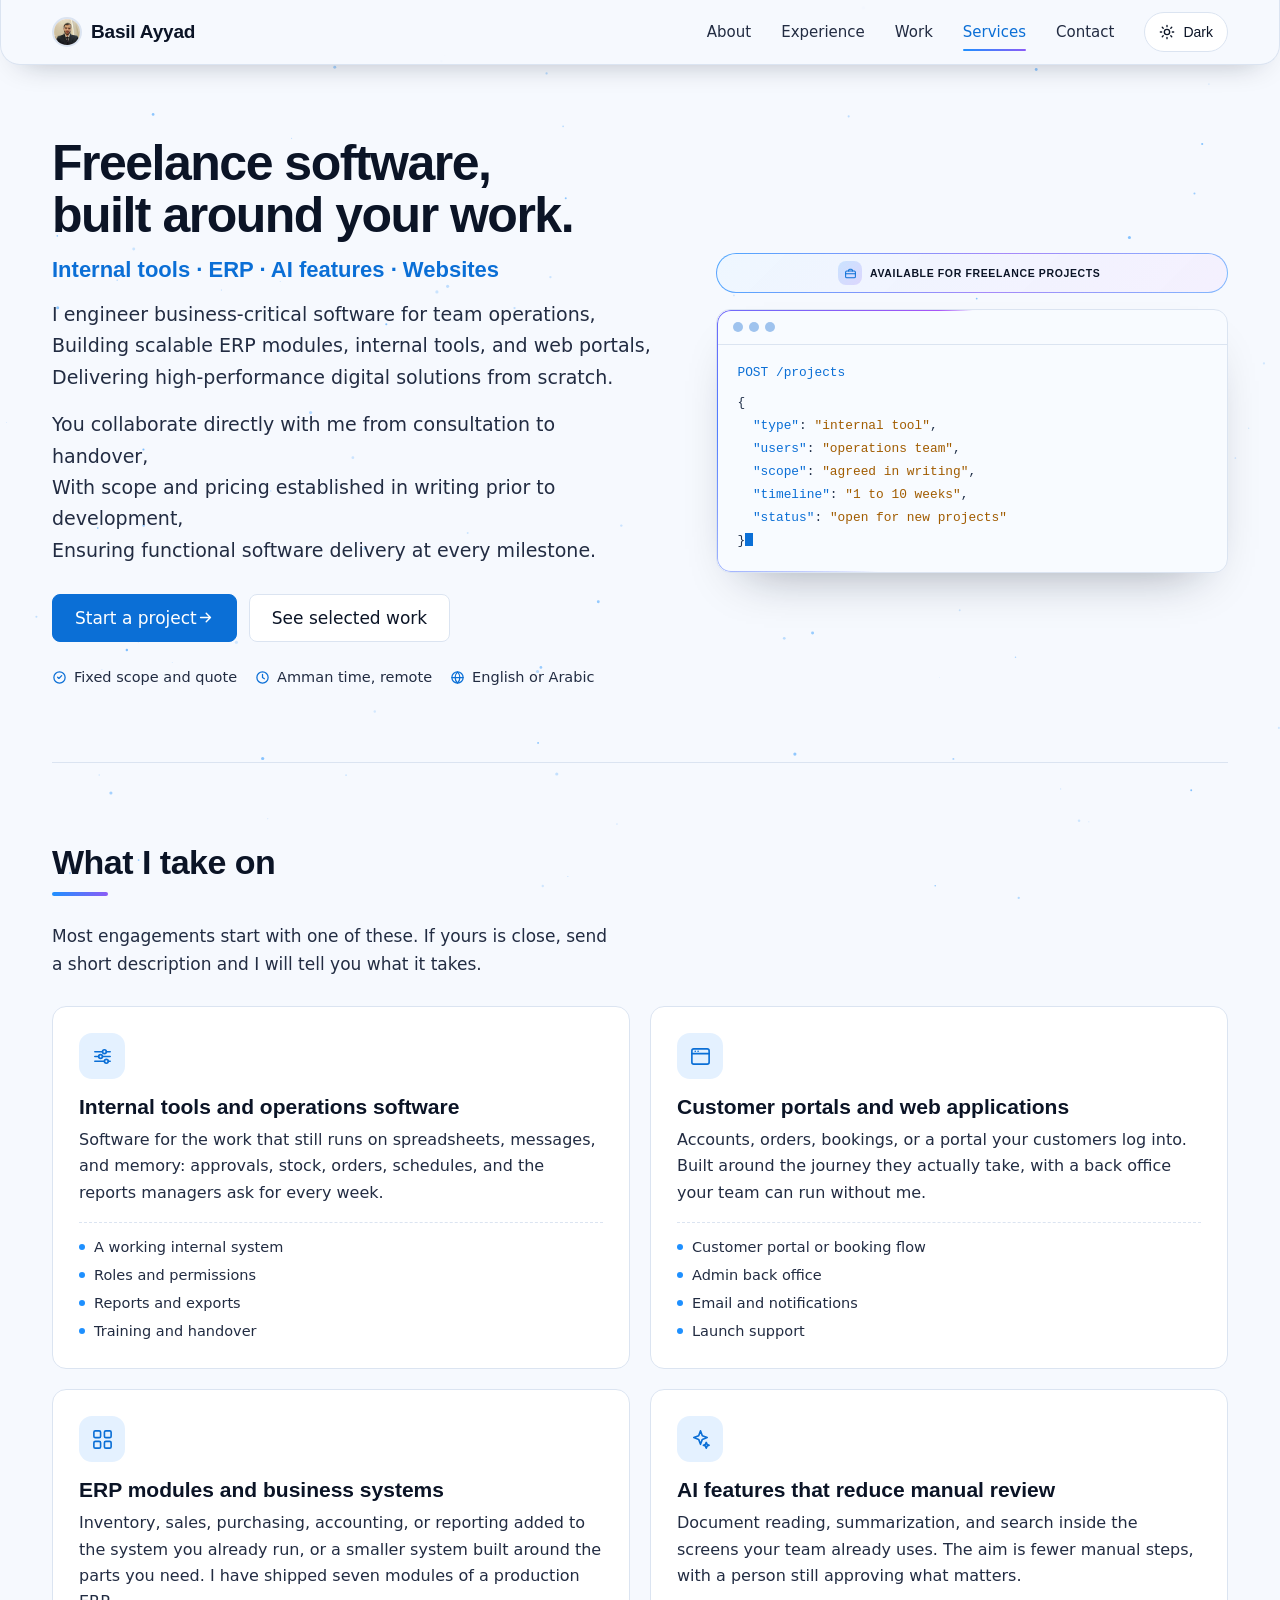
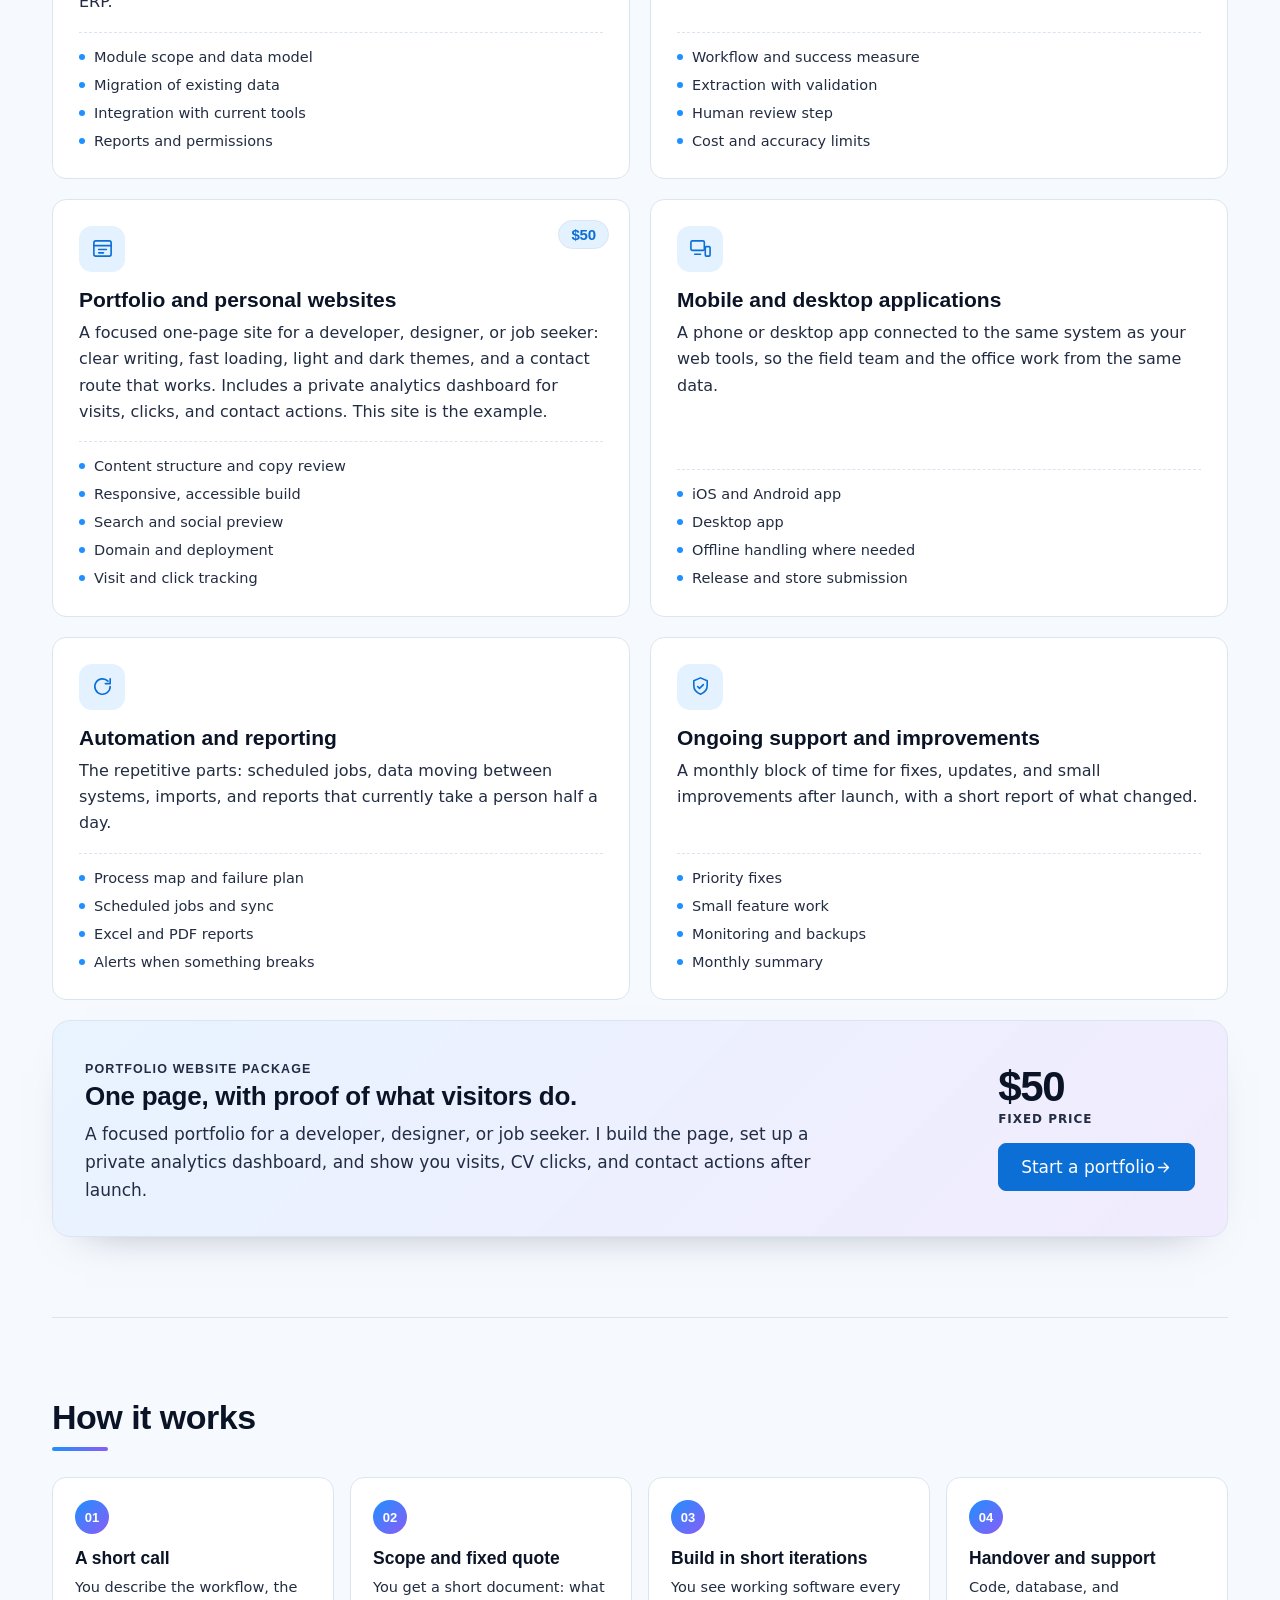
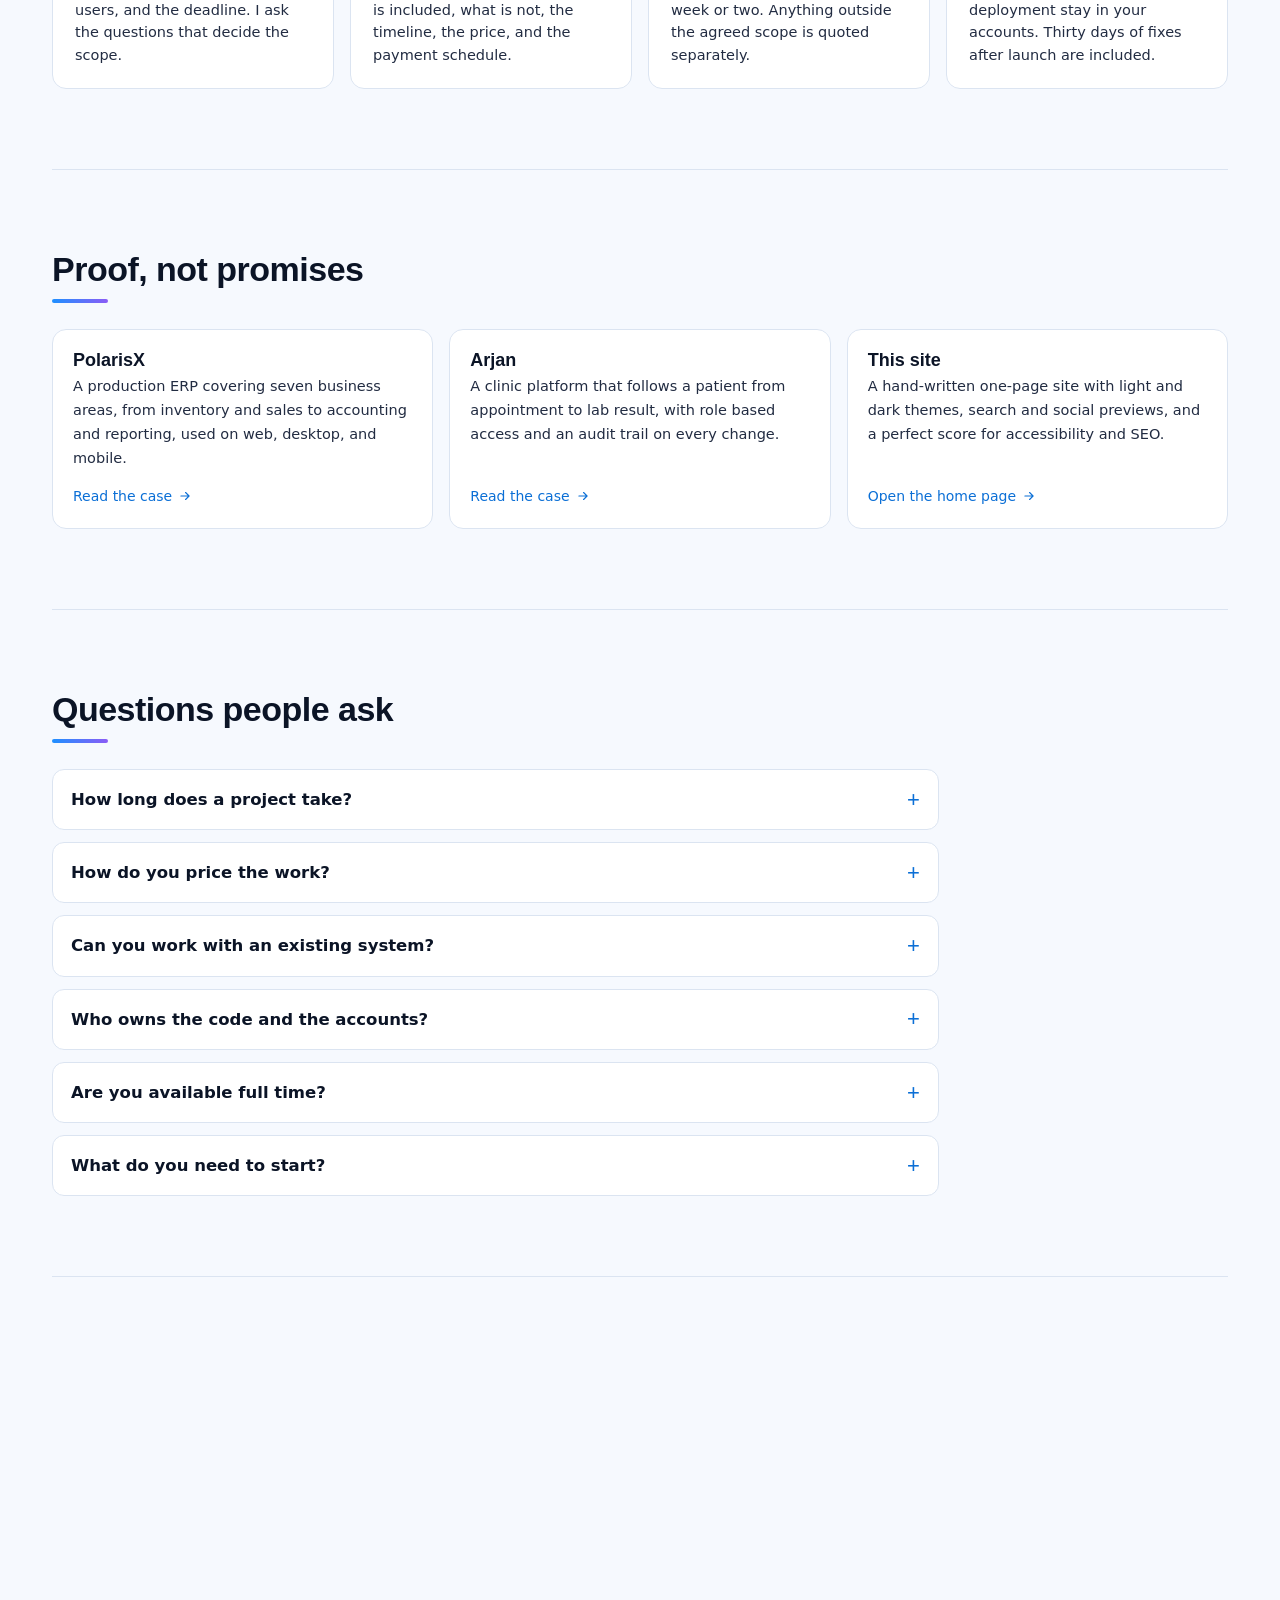
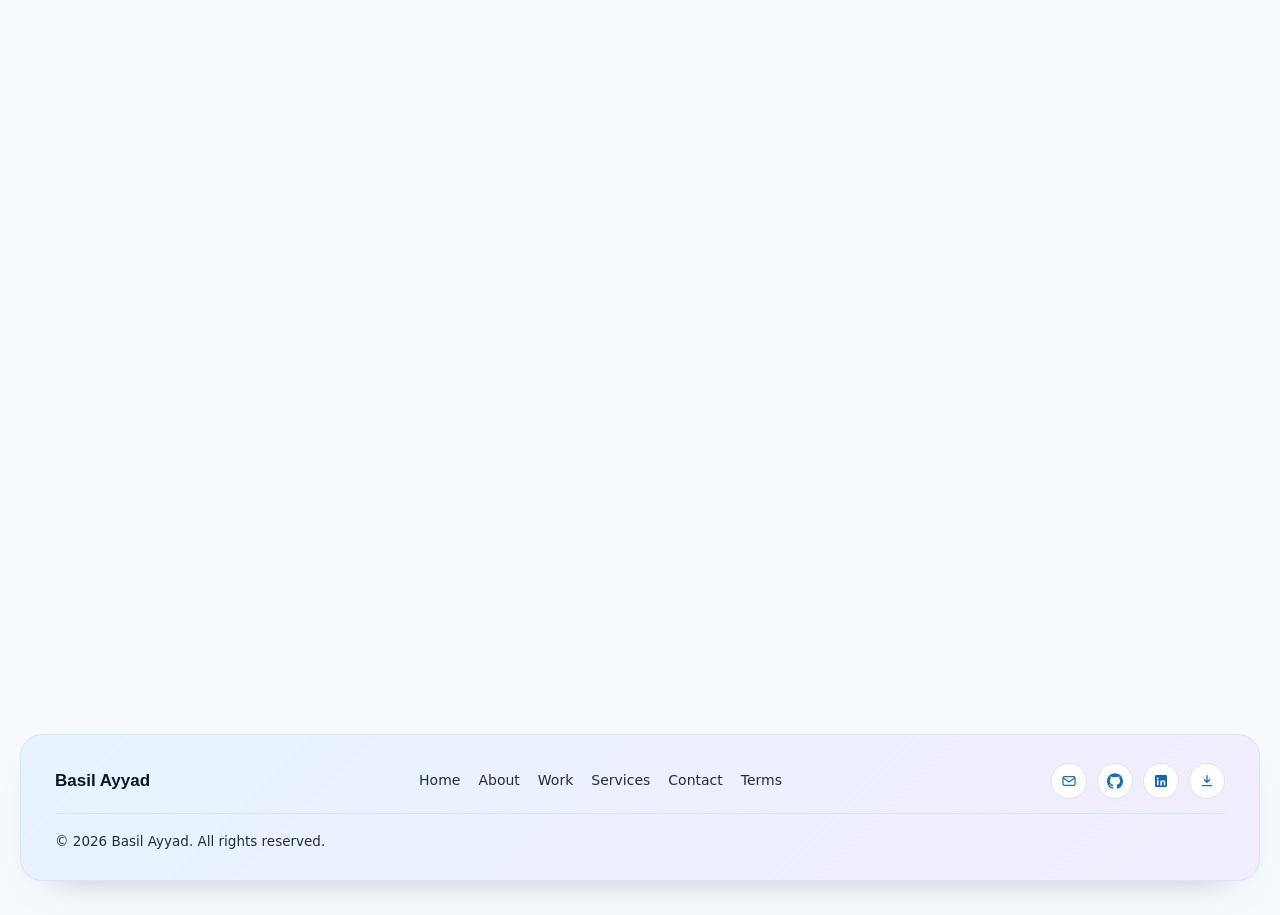
<file: services.html>
<!DOCTYPE html>
<html lang="en">
<head>
<meta charset="utf-8">
<meta name="viewport" content="width=device-width, initial-scale=1, viewport-fit=cover">
<meta http-equiv="Content-Security-Policy" content="default-src 'self'; script-src 'self' 'unsafe-inline'; style-src 'self' 'unsafe-inline' https://fonts.googleapis.com; font-src 'self' https://fonts.gstatic.com data:; img-src 'self' data: https://*.goatcounter.com; connect-src 'self' https://formsubmit.co https://*.goatcounter.com; form-action 'self' https://formsubmit.co; base-uri 'self'; object-src 'none'; frame-src 'none'; worker-src 'none'; manifest-src 'self'; media-src 'self'; upgrade-insecure-requests">
<meta name="referrer" content="strict-origin-when-cross-origin">
  <meta name="google-site-verification" content="uAfpSlqo6z_oKuW4-nx2zN8vVfvJCvUZER309DuYlZw">
<title>Freelance Services | Basil Ayyad | Internal Tools, ERP, AI, Websites</title>
<meta name="description" content="Freelance software for internal tools, business systems, ERP modules, AI features, and fast portfolio websites. Based in Amman, working remotely.">
<meta name="author" content="Basil Ayyad">
<meta name="theme-color" content="#f6f9fe" media="(prefers-color-scheme: light)">
<meta name="theme-color" content="#0a0f1d" media="(prefers-color-scheme: dark)">
<meta property="og:type" content="website">
<meta property="og:title" content="Freelance Services | Basil Ayyad">
<meta property="og:description" content="Internal tools, business systems, ERP modules, AI features, and fast portfolio websites. Fixed scope, fixed quote, direct communication.">
<meta property="og:url" content="https://leaderbasil.github.io/profilo/services.html">
<meta property="og:image" content="https://leaderbasil.github.io/profilo/og-services.png">
<meta property="og:image:width" content="1200">
<meta property="og:image:height" content="630">
<meta property="og:image:alt" content="Basil Ayyad, freelance software engineer">
<meta name="twitter:card" content="summary_large_image">
<meta name="twitter:title" content="Freelance Services | Basil Ayyad">
<meta name="twitter:description" content="Internal tools, business systems, ERP modules, AI features, and fast portfolio websites. Fixed scope, fixed quote.">
<meta name="twitter:image" content="https://leaderbasil.github.io/profilo/og-services.png">
<link rel="canonical" href="https://leaderbasil.github.io/profilo/services.html">
<script type="application/ld+json">{"@context":"https://schema.org","@type":"ProfessionalService","name":"Basil Ayyad | Freelance Software","url":"https://leaderbasil.github.io/profilo/services.html","image":"https://leaderbasil.github.io/profilo/og-services.png","email":"mailto:leaderbasil@gmail.com","description":"Freelance software for internal tools, business systems, ERP modules, AI features, automation, and portfolio websites.","address":{"@type":"PostalAddress","addressLocality":"Amman","addressCountry":"JO"},"areaServed":"Worldwide","priceRange":"$$","provider":{"@type":"Person","name":"Basil Ayyad","jobTitle":"Software Engineer","url":"https://leaderbasil.github.io/profilo/"},"hasOfferCatalog":{"@type":"OfferCatalog","name":"Freelance services","itemListElement":[{"@type":"Offer","itemOffered":{"@type":"Service","name":"Internal tools and operations software"}},{"@type":"Offer","itemOffered":{"@type":"Service","name":"Customer portals and web applications"}},{"@type":"Offer","itemOffered":{"@type":"Service","name":"ERP modules and business systems"}},{"@type":"Offer","itemOffered":{"@type":"Service","name":"AI features that reduce manual review"}},{"@type":"Offer","itemOffered":{"@type":"Service","name":"Portfolio and personal websites"},"price":"50","priceCurrency":"USD","description":"One-page portfolio with a private analytics dashboard for visits, clicks, and contact actions."},{"@type":"Offer","itemOffered":{"@type":"Service","name":"Mobile and desktop applications"}},{"@type":"Offer","itemOffered":{"@type":"Service","name":"Automation and reporting"}},{"@type":"Offer","itemOffered":{"@type":"Service","name":"Ongoing support and improvements"}}]}}</script>
<link rel="icon" type="image/png" href="assets/avatar.png">
<link rel="apple-touch-icon" href="assets/avatar.png">
<link rel="preconnect" href="https://fonts.googleapis.com">
<link rel="preconnect" href="https://fonts.gstatic.com" crossorigin>
<link href="https://fonts.googleapis.com/css2?family=Bricolage+Grotesque:wght@500;700;800&family=IBM+Plex+Sans:wght@400;500&display=swap" rel="stylesheet" media="print" onload="this.media='all'">
<noscript><link href="https://fonts.googleapis.com/css2?family=Bricolage+Grotesque:wght@500;700;800&family=IBM+Plex+Sans:wght@400;500&display=swap" rel="stylesheet"></noscript>
<link rel="stylesheet" href="assets/site.css?v=48">
</head>
<body>
<script>document.documentElement.classList.add('js');try{var t=localStorage.getItem('theme');document.documentElement.setAttribute('data-theme',t==='dark'?'dark':'light')}catch(e){document.documentElement.setAttribute('data-theme','light')}</script>
<canvas id="stars" aria-hidden="true"></canvas>
<header><div class="wrap bar">
<a class="logo" href="index.html"><img src="assets/avatar.png" alt="" width="30" height="30">Basil Ayyad</a>
<nav id="nav" aria-label="Sections"><a class="l" href="index.html#about">About</a><a class="l" href="index.html#experience">Experience</a><a class="l" href="index.html#work">Work</a><a class="l act" href="services.html" aria-current="page">Services</a><a class="l" href="#contact">Contact</a></nav>
<button id="menu" type="button" aria-label="Open menu" aria-expanded="false" aria-controls="nav"><svg viewBox="0 0 24 24" fill="none" stroke="currentColor" stroke-width="2" stroke-linecap="round" aria-hidden="true"><path d="M4 7h16M4 12h16M4 17h16"/></svg></button>
<button id="theme" type="button" aria-label="Switch color theme"><svg viewBox="0 0 24 24" fill="none" stroke="currentColor" stroke-width="2" stroke-linecap="round" aria-hidden="true"><circle cx="12" cy="12" r="4"/><path d="M12 2v2M12 20v2M4.9 4.9l1.4 1.4M17.7 17.7l1.4 1.4M2 12h2M20 12h2M4.9 19.1l1.4-1.4M17.7 6.3l1.4-1.4"/></svg><span id="tl">Light</span></button>
</div></header>

<main id="top" class="wrap">
<div class="page-hero">
<div class="page-hero-text">
<h1 class="ent" style="--e:1">Freelance software,<br class="dt-br"> built around your work.</h1>
<p class="role ent" style="--e:2">Internal tools · ERP · AI features · Websites</p>
<p class="lead ent" style="--e:3">I engineer business-critical software for team operations,<br>
Building scalable ERP modules, internal tools, and web portals,<br>
Delivering high-performance digital solutions from scratch.<br>
<span class="lp">You collaborate directly with me from consultation to handover,<br>
With scope and pricing established in writing prior to development,<br>
Ensuring functional software delivery at every milestone.</span></p>
<div class="cta ent" style="--e:4">
<a class="btn main" href="#contact" data-track="services-cta">Start a project<svg viewBox="0 0 24 24" fill="none" stroke="currentColor" stroke-width="2" stroke-linecap="round" stroke-linejoin="round" aria-hidden="true" style="width:17px;height:17px"><path d="M5 12h14m0 0-6-6m6 6-6 6"/></svg></a>
<a class="btn" href="index.html#work">See selected work</a>
</div>
<div class="hero-note ent" style="--e:5">
<span><svg viewBox="0 0 24 24" fill="none" stroke="currentColor" stroke-width="2" stroke-linecap="round" stroke-linejoin="round" aria-hidden="true"><path d="M9 11.5 11 13.5 15.5 9"/><circle cx="12" cy="12" r="9"/></svg>Fixed scope and quote</span>
<span><svg viewBox="0 0 24 24" fill="none" stroke="currentColor" stroke-width="2" stroke-linecap="round" stroke-linejoin="round" aria-hidden="true"><circle cx="12" cy="12" r="9"/><path d="M12 7v5l3 2"/></svg>Amman time, remote</span>
<span><svg viewBox="0 0 24 24" fill="none" stroke="currentColor" stroke-width="2" stroke-linecap="round" stroke-linejoin="round" aria-hidden="true"><circle cx="12" cy="12" r="9"/><path d="M3 12h18M12 3c2.5 2.6 3.8 5.7 3.8 9S14.5 18.4 12 21c-2.5-2.6-3.8-5.7-3.8-9S9.5 5.6 12 3z"/></svg>English or Arabic</span>
</div>
</div>
<div class="console-wrap">
<p class="avail avail-float ent" style="--e:0"><span class="shine" aria-hidden="true"></span><span class="avail-ico" aria-hidden="true"><svg viewBox="0 0 24 24" fill="none" stroke="currentColor" stroke-width="1.9" stroke-linecap="round" stroke-linejoin="round"><rect x="3" y="7.5" width="18" height="12.5" rx="2.2"/><path d="M8.5 7.5V6a2 2 0 0 1 2-2h3a2 2 0 0 1 2 2v1.5"/><path d="M3 12.5h18"/></svg></span>Available for freelance projects</p>
<div class="console ent" style="--e:2" role="img" aria-label="A sample project request: internal tool for an operations team, fixed scope, 1 to 10 weeks">
<div class="top" aria-hidden="true"><b></b><b></b><b></b></div>
<div class="body">
<div class="req ln" style="--i:0">POST /projects</div>
<span class="ln" style="--i:1">{</span>
<span class="ln" style="--i:2">&nbsp;&nbsp;<span class="k">"type"</span>: <span class="s">"internal tool"</span>,</span>
<span class="ln" style="--i:3">&nbsp;&nbsp;<span class="k">"users"</span>: <span class="s">"operations team"</span>,</span>
<span class="ln" style="--i:4">&nbsp;&nbsp;<span class="k">"scope"</span>: <span class="s">"agreed in writing"</span>,</span>
<span class="ln" style="--i:5">&nbsp;&nbsp;<span class="k">"timeline"</span>: <span class="s">"1 to 10 weeks"</span>,</span>
<span class="ln" style="--i:6">&nbsp;&nbsp;<span class="k">"status"</span>: <span class="s">"open for new projects"</span></span>
<span class="ln" style="--i:7">}<span class="cur" aria-hidden="true"></span></span>
</div></div>
</div>
</div>

<section id="services">
<h2 class="rv">What I take on</h2>
<p class="sub svc-intro rv" style="--d:.05s">Most engagements start with one of these. If yours is close, send a short description and I will tell you what it takes.</p>
<div class="svc-grid">
<article class="card svc rv">
<span class="ico"><svg viewBox="0 0 24 24" fill="none" stroke="currentColor" stroke-width="1.7" stroke-linecap="round" stroke-linejoin="round" aria-hidden="true"><path d="M4 7h8M16 7h4M4 12h4M12 12h8M4 17h10M18 17h2"/><circle cx="14" cy="7" r="2"/><circle cx="10" cy="12" r="2"/><circle cx="16" cy="17" r="2"/></svg></span>
<h3>Internal tools and operations software</h3>
<p>Software for the work that still runs on spreadsheets, messages, and memory: approvals, stock, orders, schedules, and the reports managers ask for every week.</p>
<ul class="del"><li>A working internal system</li><li>Roles and permissions</li><li>Reports and exports</li><li>Training and handover</li></ul>
</article>
<article class="card svc rv" style="--d:.06s">
<span class="ico"><svg viewBox="0 0 24 24" fill="none" stroke="currentColor" stroke-width="1.7" stroke-linecap="round" stroke-linejoin="round" aria-hidden="true"><rect x="3" y="4" width="18" height="16" rx="2"/><path d="M3 9h18M6.5 6.5h.01M9.5 6.5h.01"/></svg></span>
<h3>Customer portals and web applications</h3>
<p>Accounts, orders, bookings, or a portal your customers log into. Built around the journey they actually take, with a back office your team can run without me.</p>
<ul class="del"><li>Customer portal or booking flow</li><li>Admin back office</li><li>Email and notifications</li><li>Launch support</li></ul>
</article>
<article class="card svc rv" style="--d:.12s">
<span class="ico"><svg viewBox="0 0 24 24" fill="none" stroke="currentColor" stroke-width="1.7" stroke-linecap="round" stroke-linejoin="round" aria-hidden="true"><rect x="3" y="3" width="7" height="7" rx="1.5"/><rect x="14" y="3" width="7" height="7" rx="1.5"/><rect x="3" y="14" width="7" height="7" rx="1.5"/><rect x="14" y="14" width="7" height="7" rx="1.5"/></svg></span>
<h3>ERP modules and business systems</h3>
<p>Inventory, sales, purchasing, accounting, or reporting added to the system you already run, or a smaller system built around the parts you need. I have shipped seven modules of a production ERP.</p>
<ul class="del"><li>Module scope and data model</li><li>Migration of existing data</li><li>Integration with current tools</li><li>Reports and permissions</li></ul>
</article>
<article class="card svc rv" style="--d:.18s">
<span class="ico"><svg viewBox="0 0 24 24" fill="none" stroke="currentColor" stroke-width="1.7" stroke-linecap="round" stroke-linejoin="round" aria-hidden="true"><path d="m12 3 1.9 5.1L19 10l-5.1 1.9L12 17l-1.9-5.1L5 10l5.1-1.9z"/><path d="m18 15 .9 2.1L21 18l-2.1.9L18 21l-.9-2.1L15 18l2.1-.9z"/></svg></span>
<h3>AI features that reduce manual review</h3>
<p>Document reading, summarization, and search inside the screens your team already uses. The aim is fewer manual steps, with a person still approving what matters.</p>
<ul class="del"><li>Workflow and success measure</li><li>Extraction with validation</li><li>Human review step</li><li>Cost and accuracy limits</li></ul>
</article>
<article class="card svc rv" style="--d:.24s">
<span class="price">$50</span>
<span class="ico"><svg viewBox="0 0 24 24" fill="none" stroke="currentColor" stroke-width="1.7" stroke-linecap="round" stroke-linejoin="round" aria-hidden="true"><rect x="3" y="4" width="18" height="16" rx="2"/><path d="M3 9h18M8 13h8M8 16.5h5"/></svg></span>
<h3>Portfolio and personal websites</h3>
<p>A focused one-page site for a developer, designer, or job seeker: clear writing, fast loading, light and dark themes, and a contact route that works. Includes a private analytics dashboard for visits, clicks, and contact actions. This site is the example.</p>
<ul class="del"><li>Content structure and copy review</li><li>Responsive, accessible build</li><li>Search and social preview</li><li>Domain and deployment</li><li>Visit and click tracking</li></ul>
</article>
<article class="card svc rv" style="--d:.30s">
<span class="ico"><svg viewBox="0 0 24 24" fill="none" stroke="currentColor" stroke-width="1.7" stroke-linecap="round" stroke-linejoin="round" aria-hidden="true"><rect x="2" y="4" width="14" height="10" rx="1.5"/><path d="M6 18h6"/><rect x="17" y="10" width="5" height="10" rx="1.2"/></svg></span>
<h3>Mobile and desktop applications</h3>
<p>A phone or desktop app connected to the same system as your web tools, so the field team and the office work from the same data.</p>
<ul class="del"><li>iOS and Android app</li><li>Desktop app</li><li>Offline handling where needed</li><li>Release and store submission</li></ul>
</article>
<article class="card svc rv" style="--d:.36s">
<span class="ico"><svg viewBox="0 0 24 24" fill="none" stroke="currentColor" stroke-width="1.7" stroke-linecap="round" stroke-linejoin="round" aria-hidden="true"><path d="M20 12a8 8 0 1 1-2.3-5.6"/><path d="M20 4v5h-5"/></svg></span>
<h3>Automation and reporting</h3>
<p>The repetitive parts: scheduled jobs, data moving between systems, imports, and reports that currently take a person half a day.</p>
<ul class="del"><li>Process map and failure plan</li><li>Scheduled jobs and sync</li><li>Excel and PDF reports</li><li>Alerts when something breaks</li></ul>
</article>
<article class="card svc rv" style="--d:.42s">
<span class="ico"><svg viewBox="0 0 24 24" fill="none" stroke="currentColor" stroke-width="1.7" stroke-linecap="round" stroke-linejoin="round" aria-hidden="true"><path d="M12 3l7 3v5c0 4.5-3 7.5-7 9-4-1.5-7-4.5-7-9V6z"/><path d="m9 12 2 2 4-4"/></svg></span>
<h3>Ongoing support and improvements</h3>
<p>A monthly block of time for fixes, updates, and small improvements after launch, with a short report of what changed.</p>
<ul class="del"><li>Priority fixes</li><li>Small feature work</li><li>Monitoring and backups</li><li>Monthly summary</li></ul>
</article>
</div>

<div class="offer rv">
<div class="offer-copy">
<p class="fc-kicker">Portfolio website package</p>
<h3>One page, with proof of what visitors do.</h3>
<p>A focused portfolio for a developer, designer, or job seeker. I build the page, set up a private analytics dashboard, and show you visits, CV clicks, and contact actions after launch.</p>
</div>
<div class="offer-price"><b>$50</b><span>fixed price</span><a class="btn main" href="#contact" data-track="portfolio-offer">Start a portfolio<svg viewBox="0 0 24 24" fill="none" stroke="currentColor" stroke-width="2" stroke-linecap="round" stroke-linejoin="round" aria-hidden="true" style="width:17px;height:17px"><path d="M5 12h14m0 0-6-6m6 6-6 6"/></svg></a></div>
</div>
</section>

<section id="process">
<h2 class="rv">How it works</h2>
<div class="steps">
<div class="step rv"><h3>A short call</h3><p>You describe the workflow, the users, and the deadline. I ask the questions that decide the scope.</p></div>
<div class="step rv" style="--d:.08s"><h3>Scope and fixed quote</h3><p>You get a short document: what is included, what is not, the timeline, the price, and the payment schedule.</p></div>
<div class="step rv" style="--d:.16s"><h3>Build in short iterations</h3><p>You see working software every week or two. Anything outside the agreed scope is quoted separately.</p></div>
<div class="step rv" style="--d:.24s"><h3>Handover and support</h3><p>Code, database, and deployment stay in your accounts. Thirty days of fixes after launch are included.</p></div>
</div>
</section>

<section id="proof">
<h2 class="rv">Proof, not promises</h2>
<div class="proof">
<a class="rv" href="index.html#work"><b>PolarisX</b><span>A production ERP covering seven business areas, from inventory and sales to accounting and reporting, used on web, desktop, and mobile.</span><em>Read the case<svg viewBox="0 0 24 24" fill="none" stroke="currentColor" stroke-width="2" stroke-linecap="round" stroke-linejoin="round" aria-hidden="true"><path d="M5 12h14m0 0-6-6m6 6-6 6"/></svg></em></a>
<a class="rv" style="--d:.08s" href="index.html#work"><b>Arjan</b><span>A clinic platform that follows a patient from appointment to lab result, with role based access and an audit trail on every change.</span><em>Read the case<svg viewBox="0 0 24 24" fill="none" stroke="currentColor" stroke-width="2" stroke-linecap="round" stroke-linejoin="round" aria-hidden="true"><path d="M5 12h14m0 0-6-6m6 6-6 6"/></svg></em></a>
<a class="rv" style="--d:.16s" href="index.html"><b>This site</b><span>A hand-written one-page site with light and dark themes, search and social previews, and a perfect score for accessibility and SEO.</span><em>Open the home page<svg viewBox="0 0 24 24" fill="none" stroke="currentColor" stroke-width="2" stroke-linecap="round" stroke-linejoin="round" aria-hidden="true"><path d="M5 12h14m0 0-6-6m6 6-6 6"/></svg></em></a>
</div>
</section>

<section id="faq">
<h2 class="rv">Questions people ask</h2>
<div class="faq">
<details class="rv"><summary>How long does a project take?</summary><p>Most projects take 1 to 10 weeks. Larger ERP work is split into phases, and I confirm the timeline after the first call.</p></details>
<details class="rv"><summary>How do you price the work?</summary><p>A fixed price per project once the scope is agreed. For ongoing work, a monthly block of hours. I ask for 40% upfront, with the rest tied to milestones.</p></details>
<details class="rv"><summary>Can you work with an existing system?</summary><p>Yes. I review the current setup first, then write down what I would change before changing it. If it is not something I can work with safely, I will say so.</p></details>
<details class="rv"><summary>Who owns the code and the accounts?</summary><p>You do. Repositories, domains, and deployment accounts stay in your name, and I work with your accounts where possible.</p></details>
<details class="rv"><summary>Are you available full time?</summary><p>No. I work alongside a full-time engineering role, but I keep a fixed weekly block for freelance work and agree the timeline before we start.</p></details>
<details class="rv"><summary>What do you need to start?</summary><p>A short description of the workflow, access to any existing system, and one person who can approve the scope. A call is usually enough to decide whether we should work together.</p></details>
</div>
</section>

<section id="contact">
<h2 class="rv">Start a project</h2>
<p class="sub rv" style="--d:.05s">Tell me what you need built. Email is the fastest way, and I usually reply within one working day.</p>
<div class="contact-grid">
<div class="cinfo rv" style="--d:.1s">
<div class="ci"><svg viewBox="0 0 24 24" fill="none" stroke="currentColor" stroke-width="1.8" stroke-linecap="round" stroke-linejoin="round" aria-hidden="true"><rect x="3" y="5.5" width="18" height="13" rx="2"/><path d="m3.5 7.5 8.5 6 8.5-6"/></svg><div><span>Email</span><a href="mailto:leaderbasil@gmail.com?subject=Project%20inquiry%3A%20Basil%20Ayyad" data-track="services-email">leaderbasil@gmail.com</a></div><button class="copy" type="button" data-copy="leaderbasil@gmail.com" aria-label="Copy email address"><svg viewBox="0 0 24 24" fill="none" stroke="currentColor" stroke-width="1.8" stroke-linecap="round" stroke-linejoin="round" aria-hidden="true" style="width:14px;height:14px"><rect x="9" y="9" width="11" height="11" rx="2"/><path d="M5 15V6a2 2 0 0 1 2-2h9"/></svg><span>Copy</span></button></div>
<div class="ci"><svg viewBox="0 0 24 24" fill="none" stroke="currentColor" stroke-width="2" stroke-linecap="round" stroke-linejoin="round" aria-hidden="true"><path d="M12 21s-6.5-5.2-6.5-10a6.5 6.5 0 0 1 13 0c0 4.8-6.5 10-6.5 10z"/><circle cx="12" cy="10.6" r="2.3"/></svg><div><span>Location</span><p>Amman, Jordan</p></div></div>
<div class="ci"><svg viewBox="0 0 24 24" aria-hidden="true"><path fill="#0a66c2" d="M19 3a2 2 0 0 1 2 2v14a2 2 0 0 1-2 2H5a2 2 0 0 1-2-2V5a2 2 0 0 1 2-2h14zM8.34 18.34v-7.6H5.9v7.6h2.44zM7.12 9.67a1.42 1.42 0 1 0 0-2.84 1.42 1.42 0 0 0 0 2.84zM18.4 18.34v-4.16c0-2.22-1.19-3.25-2.77-3.25-1.28 0-1.85.7-2.17 1.2v-1.03H11c.03.67 0 7.6 0 7.6h2.44v-4.25c0-.23.02-.46.09-.62.19-.46.6-.94 1.3-.94.9 0 1.3.7 1.3 1.72v4.09H18.4z"/></svg><div><span>LinkedIn</span><a href="https://linkedin.com/in/basilhazemayyad" target="_blank" rel="noopener">Basil Hazem Ayyad</a></div></div>
<div class="ci"><svg viewBox="0 0 24 24" aria-hidden="true"><path fill="currentColor" d="M12 .297c-6.63 0-12 5.373-12 12 0 5.303 3.438 9.8 8.205 11.385.6.113.82-.258.82-.577 0-.285-.01-1.04-.015-2.04-3.338.724-4.042-1.61-4.042-1.61C4.422 18.07 3.633 17.7 3.633 17.7c-1.087-.744.084-.729.084-.729 1.205.084 1.838 1.236 1.838 1.236 1.07 1.835 2.809 1.305 3.495.998.108-.776.417-1.305.76-1.605-2.665-.3-5.466-1.332-5.466-5.93 0-1.31.465-2.38 1.235-3.22-.135-.303-.54-1.523.105-3.176 0 0 1.005-.322 3.3 1.23.96-.267 1.98-.399 3-.405 1.02.006 2.04.138 3 .405 2.28-1.552 3.285-1.23 3.285-1.23.645 1.653.24 2.873.12 3.176.765.84 1.23 1.91 1.23 3.22 0 4.61-2.805 5.625-5.475 5.92.42.36.81 1.096.81 2.22 0 1.606-.015 2.896-.015 3.286 0 .315.21.69.825.57C20.565 22.092 24 17.592 24 12.297c0-6.627-5.373-12-12-12"/></svg><div><span>GitHub</span><a href="https://github.com/leaderbasil" target="_blank" rel="noopener" data-track="github">leaderbasil</a></div></div>
<p class="reply"><svg viewBox="0 0 24 24" fill="none" stroke="currentColor" stroke-width="2" stroke-linecap="round" stroke-linejoin="round" aria-hidden="true"><circle cx="12" cy="12" r="9"/><path d="M12 7v5l3 2"/></svg>Usually replies within one working day.</p>
<p class="sub" style="font-size:15px;margin-top:18px">A useful first message includes the problem, who uses it, your deadline, and a budget range if you have one.</p>
</div>
<form class="cform rv" id="cform" style="--d:.15s" novalidate>
<p class="note"><svg viewBox="0 0 24 24" fill="none" stroke="currentColor" stroke-width="1.8" stroke-linecap="round" stroke-linejoin="round" aria-hidden="true"><circle cx="12" cy="12" r="9"/><path d="M12 11v5M12 7.6v.1"/></svg><span>This form sends your message straight to my inbox. I usually reply within one working day.</span></p>
<div class="row2">
<label for="f-name">Your name<input id="f-name" name="name" autocomplete="name" maxlength="80"></label>
<label for="f-email">Your email<input id="f-email" name="email" type="email" autocomplete="email" maxlength="254"></label>
</div>
<label for="f-service">What do you need?</label>
<select id="f-service" name="service" autocomplete="off">
<option value="Portfolio and personal websites" data-estimate="$50 fixed">Portfolio and personal website, $50</option>
<option value="Landing page or marketing site" data-estimate="From $150">Landing page or marketing site, from $150</option>
<option value="Internal tools and operations software" data-estimate="From $400" selected>Internal tool or operations software, from $400</option>
<option value="Customer portals and web applications" data-estimate="From $500">Customer portal or web app, from $500</option>
<option value="ERP modules and business systems" data-estimate="From $600">ERP module or business system, from $600</option>
<option value="AI features that reduce manual review" data-estimate="From $300">AI feature or automation, from $300</option>
<option value="Mobile and desktop applications" data-estimate="From $700">Mobile or desktop app, from $700</option>
<option value="Automation and reporting" data-estimate="From $250">Automation and reporting, from $250</option>
<option value="Ongoing support and improvements" data-estimate="From $120/mo">Ongoing support, from $120/mo</option>
<option value="Not sure yet" data-estimate="Custom quote">Something else or not sure</option>
</select>
<div class="estimate" id="estimate" aria-live="polite"><span class="est-k">Estimated budget</span><b id="estimate-val">From $400</b><span class="est-note">Final quote after a short scope call</span></div>
<input type="hidden" name="estimate" id="f-estimate" value="From $400">
<label for="f-subject">Subject<input id="f-subject" name="subject" value="Project inquiry: Basil Ayyad" maxlength="120"></label>
<label for="f-message">What do you need built?<textarea id="f-message" name="message" rows="6" maxlength="5000" placeholder="The problem, who uses it, your deadline, and a budget range if you have one."></textarea></label>
<p class="consent">By sending this message you agree to the <a href="terms.html" target="_blank" rel="noopener">Terms of Service</a>.</p>
<p class="cf-msg" id="cf-msg" role="status" aria-live="polite"></p>
<button class="btn main" type="submit" data-track="services-form"><svg viewBox="0 0 24 24" fill="none" stroke="currentColor" stroke-width="1.8" stroke-linecap="round" stroke-linejoin="round" aria-hidden="true" style="width:17px;height:17px"><path d="m21 3-9.2 9.2M21 3l-6.3 18-3.6-8.1L3 9.3z"/></svg><span>Send message</span></button>
</form>
</div>
</section>
</main>

<footer><div class="wrap foot">
<a class="flogo" href="index.html">Basil Ayyad</a>
<nav class="fnav" aria-label="Footer"><a href="index.html">Home</a><a href="index.html#about">About</a><a href="index.html#work">Work</a><a href="services.html">Services</a><a href="#contact">Contact</a><a href="terms.html">Terms</a></nav>
<div class="fsoc">
<a href="mailto:leaderbasil@gmail.com" aria-label="Email" title="Email"><svg viewBox="0 0 24 24" fill="none" stroke="currentColor" stroke-width="1.8" stroke-linecap="round" stroke-linejoin="round" aria-hidden="true"><rect x="3" y="5.5" width="18" height="13" rx="2"/><path d="m3.5 7.5 8.5 6 8.5-6"/></svg></a>
<a href="https://github.com/leaderbasil" target="_blank" rel="noopener" data-track="github" aria-label="GitHub" title="GitHub"><svg viewBox="0 0 24 24" aria-hidden="true"><path fill="currentColor" d="M12 .297c-6.63 0-12 5.373-12 12 0 5.303 3.438 9.8 8.205 11.385.6.113.82-.258.82-.577 0-.285-.01-1.04-.015-2.04-3.338.724-4.042-1.61-4.042-1.61C4.422 18.07 3.633 17.7 3.633 17.7c-1.087-.744.084-.729.084-.729 1.205.084 1.838 1.236 1.838 1.236 1.07 1.835 2.809 1.305 3.495.998.108-.776.417-1.305.76-1.605-2.665-.3-5.466-1.332-5.466-5.93 0-1.31.465-2.38 1.235-3.22-.135-.303-.54-1.523.105-3.176 0 0 1.005-.322 3.3 1.23.96-.267 1.98-.399 3-.405 1.02.006 2.04.138 3 .405 2.28-1.552 3.285-1.23 3.285-1.23.645 1.653.24 2.873.12 3.176.765.84 1.23 1.91 1.23 3.22 0 4.61-2.805 5.625-5.475 5.92.42.36.81 1.096.81 2.22 0 1.606-.015 2.896-.015 3.286 0 .315.21.69.825.57C20.565 22.092 24 17.592 24 12.297c0-6.627-5.373-12-12-12"/></svg></a>
<a href="https://linkedin.com/in/basilhazemayyad" target="_blank" rel="noopener" aria-label="LinkedIn" title="LinkedIn"><svg viewBox="0 0 24 24" aria-hidden="true"><path fill="#0a66c2" d="M19 3a2 2 0 0 1 2 2v14a2 2 0 0 1-2 2H5a2 2 0 0 1-2-2V5a2 2 0 0 1 2-2h14zM8.34 18.34v-7.6H5.9v7.6h2.44zM7.12 9.67a1.42 1.42 0 1 0 0-2.84 1.42 1.42 0 0 0 0 2.84zM18.4 18.34v-4.16c0-2.22-1.19-3.25-2.77-3.25-1.28 0-1.85.7-2.17 1.2v-1.03H11c.03.67 0 7.6 0 7.6h2.44v-4.25c0-.23.02-.46.09-.62.19-.46.6-.94 1.3-.94.9 0 1.3.7 1.3 1.72v4.09H18.4z"/></svg></a>
<a href="BasilHazem_CV_Backend.pdf?v=3" download data-cv aria-label="Download CV" title="Download CV"><svg viewBox="0 0 24 24" fill="none" stroke="currentColor" stroke-width="2" stroke-linecap="round" stroke-linejoin="round" aria-hidden="true"><path d="M12 4v10m0 0 4-4m-4 4-4-4"/><path d="M5 19h14"/></svg></a>
</div>
<p class="fcopy">© 2026 Basil Ayyad. All rights reserved.</p>
</div></footer>
<button id="totop" type="button" aria-label="Back to top" title="Back to top"><svg viewBox="0 0 24 24" fill="none" stroke="currentColor" stroke-width="2.2" stroke-linecap="round" stroke-linejoin="round" aria-hidden="true"><path d="M12 19V5m0 0-6 6m6-6 6 6"/></svg></button>

<script>
(function(){
var cf=document.getElementById('cform');
if(cf){
var sel=document.getElementById('f-service'),estVal=document.getElementById('estimate-val'),estIn=document.getElementById('f-estimate'),estBox=document.getElementById('estimate');
function syncEst(){if(!sel)return;var o=sel.options[sel.selectedIndex],v=(o&&o.getAttribute('data-estimate'))||'Custom quote';if(estVal)estVal.textContent=v;if(estIn)estIn.value=v;if(estBox){estBox.classList.remove('pop');void estBox.offsetWidth;estBox.classList.add('pop')}}
if(sel){sel.addEventListener('change',syncEst);syncEst()}
cf.addEventListener('submit',function(ev){ev.preventDefault();var g=function(id){var el=document.getElementById(id);return el?el.value.trim():''};var m=document.getElementById('cf-msg');var name=g('f-name'),mail=g('f-email'),txt=g('f-message'),service=g('f-service'),estimate=g('f-estimate');var ok=/^[^\s@]+@[^\s@]+\.[^\s@]+$/.test(mail);
if(!name||!ok||!txt){m.textContent='Please add your name, a valid email address, and a message.';m.className='cf-msg err';return}
var btn=cf.querySelector('button[type="submit"]'),lab=btn.querySelector('span'),old=lab.textContent;
btn.disabled=true;lab.textContent='Sending…';m.textContent='';m.className='cf-msg';
var subject=g('f-subject')||'Project inquiry: Basil Ayyad';subject=subject.replace(/[\r\n]+/g,' ').slice(0,120);name=name.replace(/[\r\n]+/g,' ').slice(0,80);
var payload={name:name,email:mail,service:service,estimate:estimate,message:txt,page:location.href,_subject:subject+' ('+name+')',_replyto:mail,_template:'table',_captcha:'false',_honey:''};
fetch('https://formsubmit.co/ajax/leaderbasil@gmail.com',{method:'POST',headers:{'Content-Type':'application/json','Accept':'application/json'},body:JSON.stringify(payload)}).then(function(r){return r.json().catch(function(){return{}}).then(function(d){return{ok:r.ok,d:d}})}).then(function(res){if(res.ok&&(res.d.success===true||res.d.success==='true')){m.textContent='Message sent. I will reply to '+mail+' within one working day.';m.className='cf-msg ok';cf.reset();syncEst()}else{throw new Error((res.d&&res.d.message)||'Send failed')}}).catch(function(){var body='Name: '+name+'\nEmail: '+mail+'\nService: '+service+'\nEstimated budget: '+estimate+'\n\n'+txt;var href='mailto:leaderbasil@gmail.com?subject='+encodeURIComponent(subject)+'&body='+encodeURIComponent(body);m.textContent='The direct send did not go through. ';var a=document.createElement('a');a.href=href;a.textContent='Open your email app instead';m.appendChild(a);m.appendChild(document.createTextNode('.'));m.className='cf-msg err'}).then(function(){btn.disabled=false;lab.textContent=old})});
}
function trackCv(){if(window.goatcounter&&goatcounter.count)goatcounter.count({path:'cv-download',title:'CV download',event:true})}
document.querySelectorAll('[data-cv]').forEach(function(a){a.addEventListener('click',trackCv)});
document.querySelectorAll('[data-track]').forEach(function(a){a.addEventListener('click',function(){if(window.goatcounter&&goatcounter.count)goatcounter.count({path:a.getAttribute('data-track'),title:a.textContent.trim(),event:true})})});
document.querySelectorAll('.copy').forEach(function(b){b.addEventListener('click',function(){var t=b.getAttribute('data-copy'),sp=b.querySelector('span');function fin(){b.classList.add('done');sp.textContent='Copied';setTimeout(function(){b.classList.remove('done');sp.textContent='Copy'},1600)}if(navigator.clipboard&&navigator.clipboard.writeText){navigator.clipboard.writeText(t).then(fin,function(){})}else{var ta=document.createElement('textarea');ta.value=t;document.body.appendChild(ta);ta.select();try{document.execCommand('copy');fin()}catch(e){}document.body.removeChild(ta)}})});
var mn=document.getElementById('menu'),nv=document.getElementById('nav');
function mset(o){nv.classList.toggle('open',o);mn.setAttribute('aria-expanded',o?'true':'false');mn.setAttribute('aria-label',o?'Close menu':'Open menu')}
if(mn){mn.addEventListener('click',function(){mset(!nv.classList.contains('open'))});nv.addEventListener('click',function(e){if(e.target.closest('a'))mset(false)})}
var tt=document.getElementById('totop');
function tts(){tt.classList.toggle('on',(window.scrollY||document.documentElement.scrollTop)>420)}
addEventListener('scroll',tts,{passive:true});tts();
tt.addEventListener('click',function(){window.scrollTo({top:0,behavior:'smooth'})});
var root=document.documentElement,btn=document.getElementById('theme'),tl=document.getElementById('tl');
function eff(){return root.getAttribute('data-theme')||(matchMedia('(prefers-color-scheme: dark)').matches?'dark':'light')}
function label(){tl.textContent=eff()==='dark'?'Light':'Dark';btn.setAttribute('aria-label','Switch to '+(eff()==='dark'?'light':'dark')+' theme')}
btn.addEventListener('click',function(){var n=eff()==='dark'?'light':'dark';root.setAttribute('data-theme',n);try{localStorage.setItem('theme',n)}catch(e){}label()});
label();
var cv=document.getElementById('stars'),cx=cv.getContext('2d'),W=0,H=0,S=[],dpr=Math.min(window.devicePixelRatio||1,1.25),shoot=null,reduce=matchMedia('(prefers-reduced-motion: reduce)').matches,lastT=0;
function size(){W=innerWidth;H=innerHeight;cv.width=W*dpr;cv.height=H*dpr;cx.setTransform(dpr,0,0,dpr,0,0);S=[];for(var i=0,n=Math.round(W*H/11000);i<n;i++)S.push({x:Math.random()*W,y:Math.random()*H,r:Math.random()*1.4+.3,p:Math.random()*6.28,s:Math.random()*1.5+.5,v:Math.random()*.08+.02})}
function draw(t){if(t-lastT<33){if(!reduce)requestAnimationFrame(draw);return}lastT=t;if(document.hidden){if(!reduce)requestAnimationFrame(draw);return}var dk=eff()==='dark',c=dk?'200,225,255':'30,144,255',b=dk?.9:.55;cx.clearRect(0,0,W,H);
S.forEach(function(s){var a=(.3+.7*(.5+.5*Math.sin(t/1000*s.s+s.p)))*b;cx.fillStyle='rgba('+c+','+a+')';cx.beginPath();cx.arc(s.x,s.y,s.r,0,6.283);cx.fill();if(!reduce){s.y-=s.v;if(s.y<-2){s.y=H+2;s.x=Math.random()*W}}});
if(!reduce){if(!shoot&&Math.random()<.004)shoot={x:Math.random()*W*.8,y:Math.random()*H*.4,l:0};if(shoot){var g=cx.createLinearGradient(shoot.x,shoot.y,shoot.x-70,shoot.y-35);g.addColorStop(0,'rgba('+c+',1)');g.addColorStop(1,'rgba('+c+',0)');cx.strokeStyle=g;cx.lineWidth=1.6;cx.beginPath();cx.moveTo(shoot.x,shoot.y);cx.lineTo(shoot.x-70,shoot.y-35);cx.stroke();shoot.x+=9;shoot.y+=4.5;if(++shoot.l>55)shoot=null}requestAnimationFrame(draw)}}
size();draw(0);if(!reduce)requestAnimationFrame(draw);
addEventListener('resize',function(){size();if(reduce)draw(0)});
btn.addEventListener('click',function(){if(reduce)draw(0)});
document.querySelectorAll('.ent').forEach(function(e){e.addEventListener('animationend',function h(ev){if(ev.target!==e)return;if(ev.animationName==='riseB'||ev.animationName==='rise'){e.style.willChange=e.classList.contains('avail-float')?'transform':'auto';e.removeEventListener('animationend',h)}})});
if(!('IntersectionObserver' in window)){document.querySelectorAll('.rv').forEach(function(e){e.classList.add('in')});return}
var io=new IntersectionObserver(function(es){es.forEach(function(x){if(x.isIntersecting){x.target.classList.add('in');io.unobserve(x.target)}})},{threshold:.15});
document.querySelectorAll('.rv').forEach(function(e){io.observe(e)});
})();
</script>
<!-- Analytics: GoatCounter (leaderbasil.goatcounter.com) -->
<script>
(function(){
var b=document.createElement('div');
b.className='adsbox ad-banner banner_ads textads pub_300x250';
b.setAttribute('id','ad-slot-1');
b.style.cssText='position:absolute;left:-9999px;top:0;width:1px;height:1px;';
document.body.appendChild(b);
setTimeout(function(){
var off=false;
try{off=b.offsetHeight===0||getComputedStyle(b).display==='none'||getComputedStyle(b).visibility==='hidden'}catch(e){}
if(b.parentNode)b.parentNode.removeChild(b);
if(off)return;
var s=document.createElement('script');
s.async=true;
s.setAttribute('data-goatcounter','https://leaderbasil.goatcounter.com/count');
s.src='assets/goatcounter.js?v=1';
document.head.appendChild(s);
},500);
})();
</script>
</body>
</html>
</file>
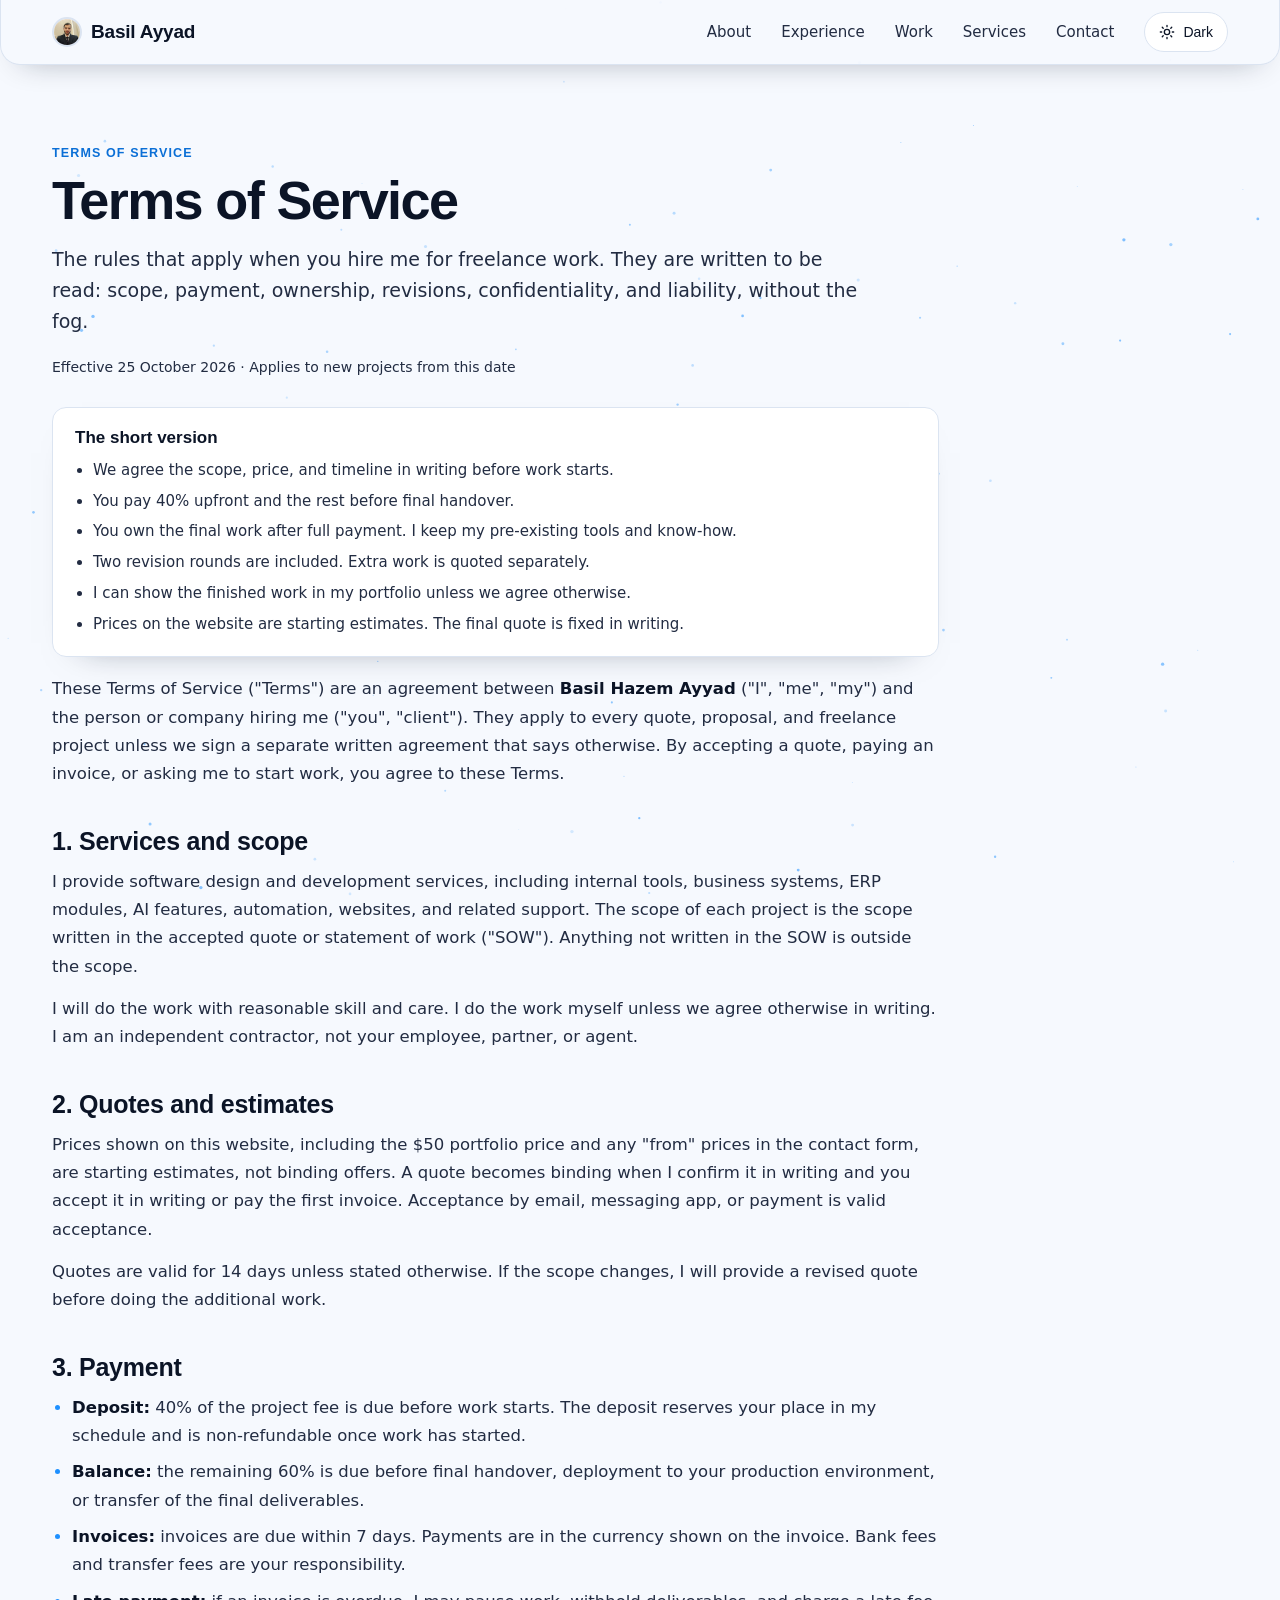
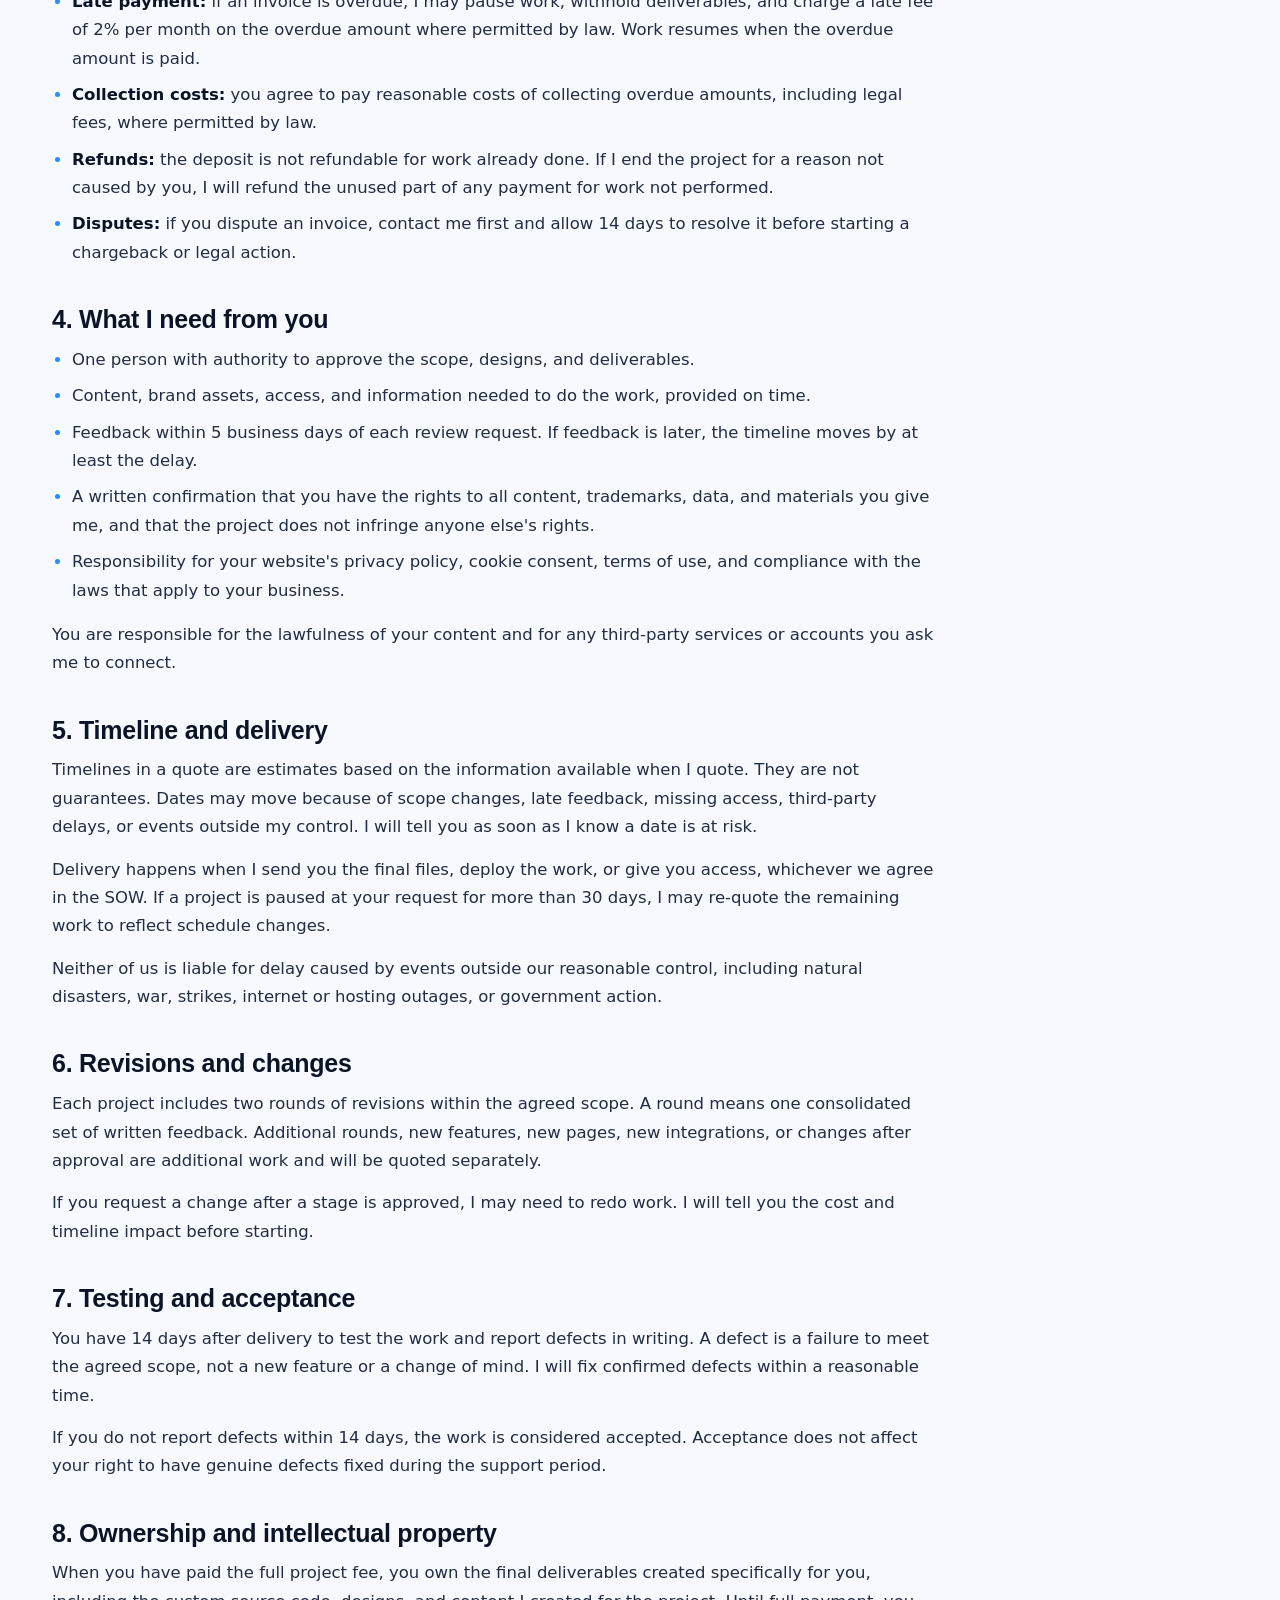
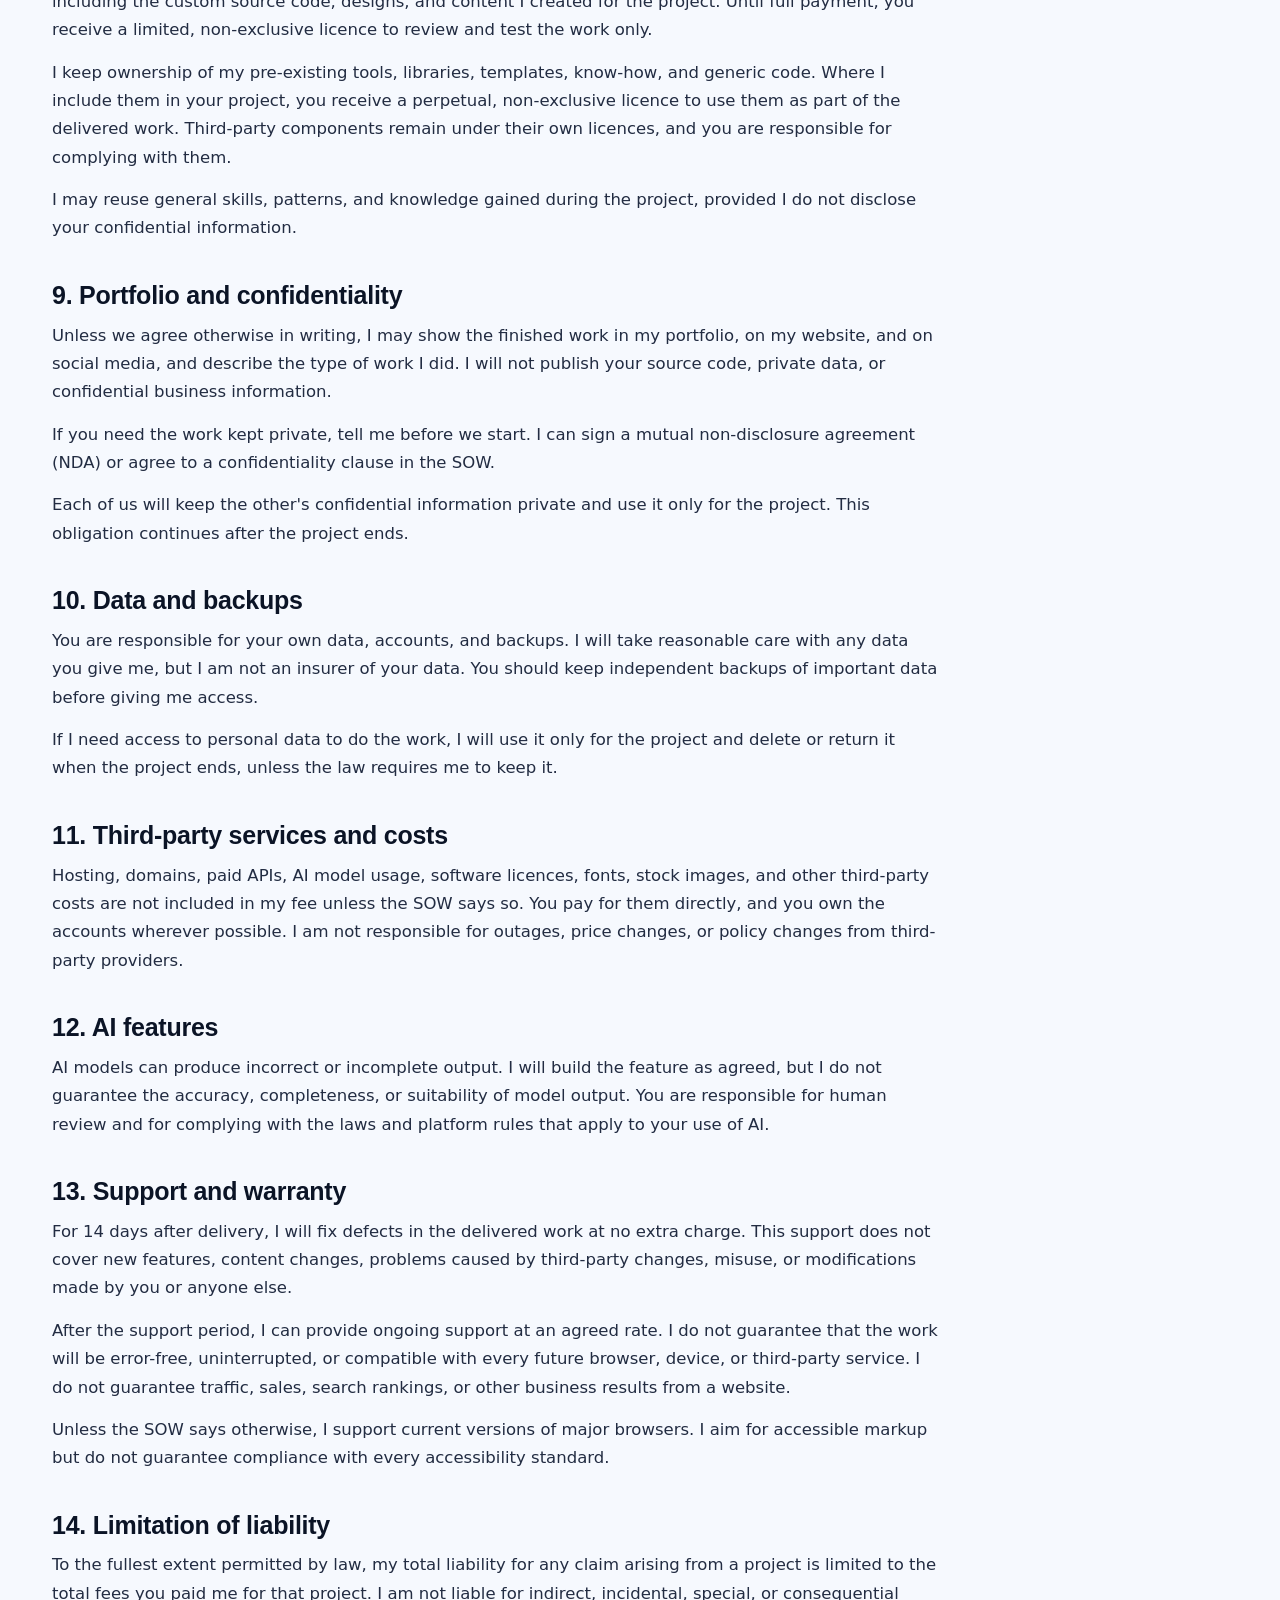
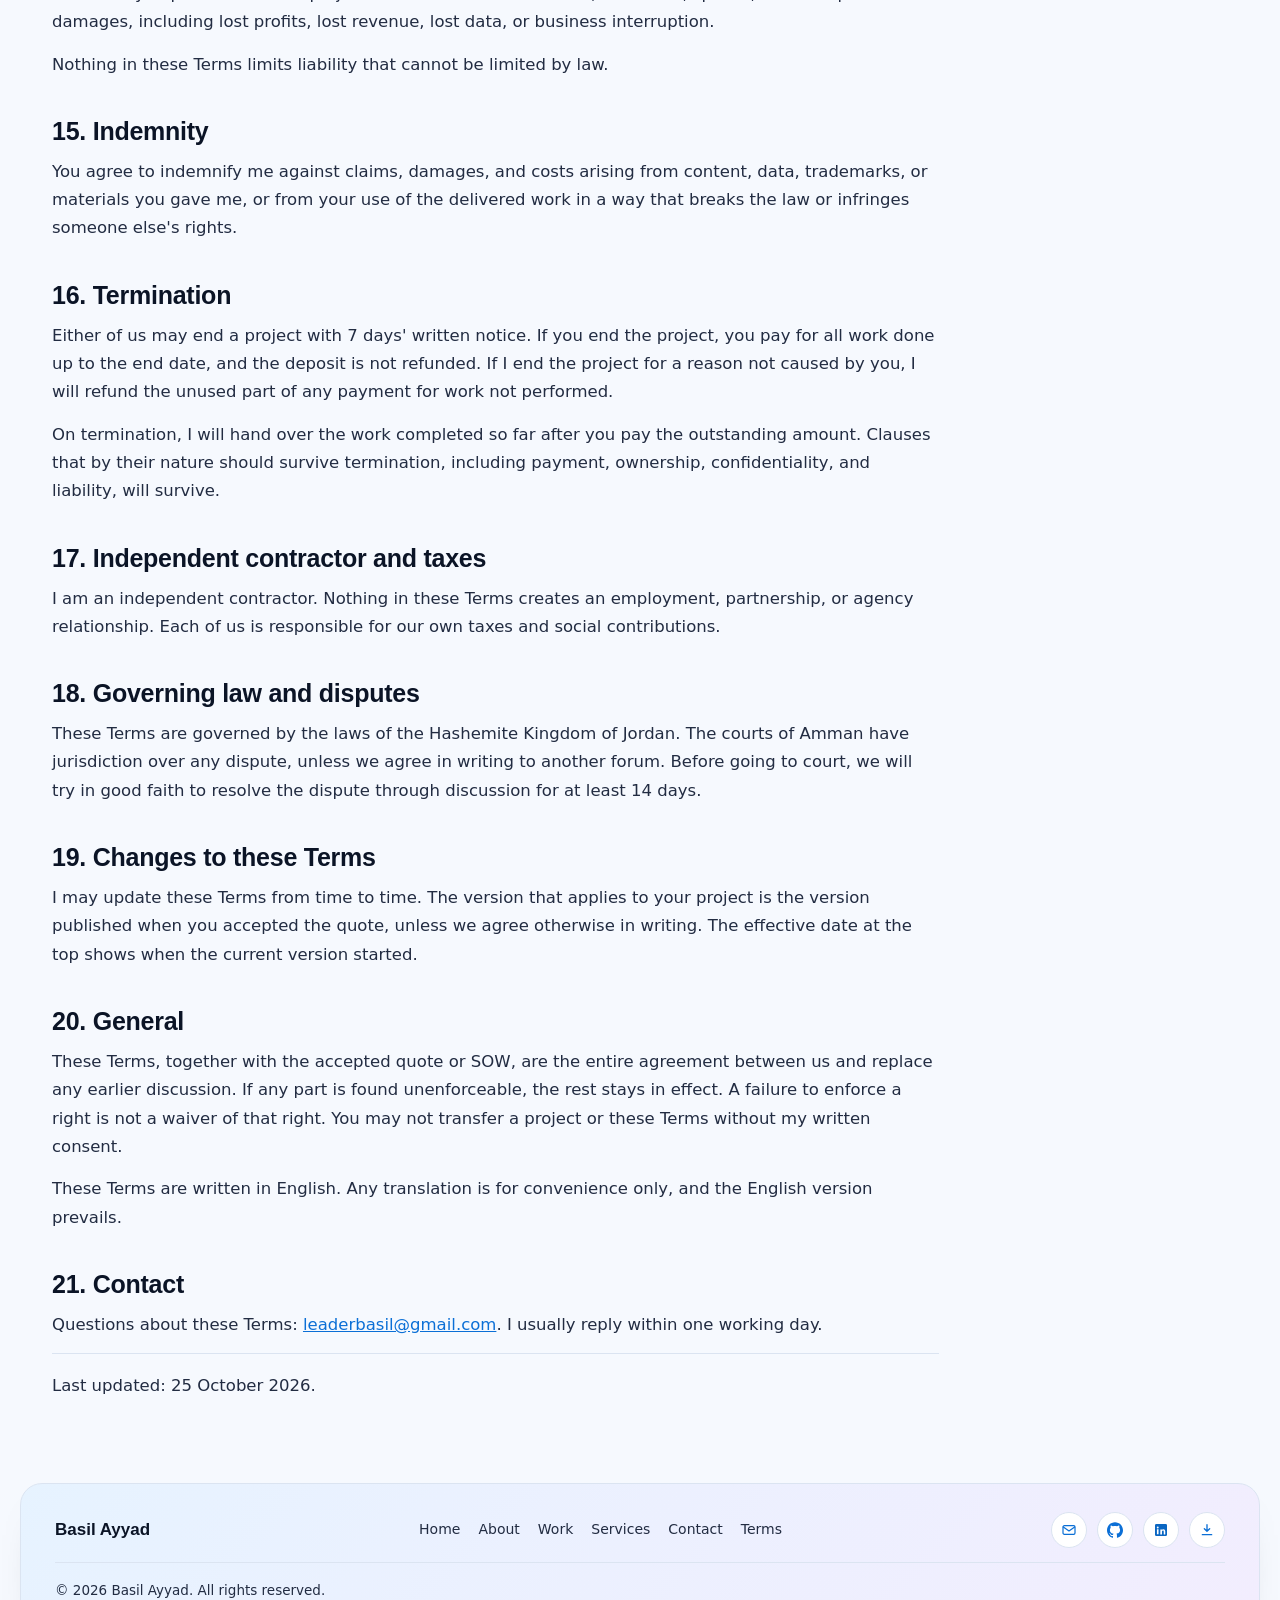
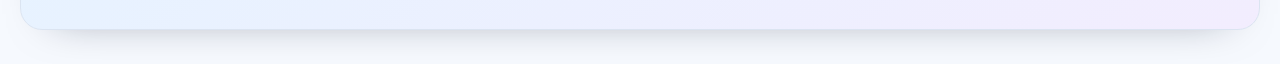
<file: terms.html>
<!DOCTYPE html>
<html lang="en">
<head>
<meta charset="utf-8">
<meta name="viewport" content="width=device-width, initial-scale=1, viewport-fit=cover">
<meta http-equiv="Content-Security-Policy" content="default-src 'self'; script-src 'self' 'unsafe-inline'; style-src 'self' 'unsafe-inline' https://fonts.googleapis.com; font-src 'self' https://fonts.gstatic.com data:; img-src 'self' data: https://*.goatcounter.com; connect-src 'self' https://formsubmit.co https://*.goatcounter.com; form-action 'self' https://formsubmit.co; base-uri 'self'; object-src 'none'; frame-src 'none'; worker-src 'none'; manifest-src 'self'; media-src 'self'; upgrade-insecure-requests">
<meta name="referrer" content="strict-origin-when-cross-origin">
  <meta name="google-site-verification" content="uAfpSlqo6z_oKuW4-nx2zN8vVfvJCvUZER309DuYlZw">
<title>Terms of Service | Basil Ayyad</title>
<meta name="description" content="The terms that apply to freelance projects with Basil Ayyad: scope, payment, ownership, revisions, confidentiality, and liability.">
<meta name="author" content="Basil Ayyad">
<meta name="theme-color" content="#f6f9fe" media="(prefers-color-scheme: light)">
<meta name="theme-color" content="#0a0f1d" media="(prefers-color-scheme: dark)">
<meta property="og:type" content="website">
<meta property="og:title" content="Terms of Service | Basil Ayyad">
<meta property="og:description" content="Scope, payment, ownership, revisions, confidentiality, and liability for freelance projects with Basil Ayyad.">
<meta property="og:url" content="https://leaderbasil.github.io/profilo/terms.html">
<meta property="og:image" content="https://leaderbasil.github.io/profilo/og-services.png">
<meta property="og:image:width" content="1200">
<meta property="og:image:height" content="630">
<meta property="og:image:alt" content="Basil Ayyad, freelance software engineer">
<meta name="twitter:card" content="summary_large_image">
<meta name="twitter:title" content="Terms of Service | Basil Ayyad">
<meta name="twitter:description" content="Scope, payment, ownership, revisions, confidentiality, and liability for freelance projects.">
<meta name="twitter:image" content="https://leaderbasil.github.io/profilo/og-services.png">
<link rel="canonical" href="https://leaderbasil.github.io/profilo/terms.html">
<script type="application/ld+json">{"@context":"https://schema.org","@type":"WebPage","name":"Terms of Service","url":"https://leaderbasil.github.io/profilo/terms.html","description":"Terms for freelance projects with Basil Ayyad: scope, payment, ownership, revisions, confidentiality, and liability.","isPartOf":{"@type":"WebSite","name":"Basil Ayyad","url":"https://leaderbasil.github.io/profilo/"},"inLanguage":"en"}</script>
<link rel="icon" type="image/png" href="assets/avatar.png">
<link rel="apple-touch-icon" href="assets/avatar.png">
<link rel="preconnect" href="https://fonts.googleapis.com">
<link rel="preconnect" href="https://fonts.gstatic.com" crossorigin>
<link href="https://fonts.googleapis.com/css2?family=Bricolage+Grotesque:wght@500;700;800&family=IBM+Plex+Sans:wght@400;500&display=swap" rel="stylesheet" media="print" onload="this.media='all'">
<noscript><link href="https://fonts.googleapis.com/css2?family=Bricolage+Grotesque:wght@500;700;800&family=IBM+Plex+Sans:wght@400;500&display=swap" rel="stylesheet"></noscript>
<link rel="stylesheet" href="assets/site.css?v=48">
</head>
<body>
<script>document.documentElement.classList.add('js');try{var t=localStorage.getItem('theme');document.documentElement.setAttribute('data-theme',t==='dark'?'dark':'light')}catch(e){document.documentElement.setAttribute('data-theme','light')}</script>
<canvas id="stars" aria-hidden="true"></canvas>
<header><div class="wrap bar">
<a class="logo" href="index.html"><img src="assets/avatar.png" alt="" width="30" height="30">Basil Ayyad</a>
<nav id="nav" aria-label="Sections"><a class="l" href="index.html#about">About</a><a class="l" href="index.html#experience">Experience</a><a class="l" href="index.html#work">Work</a><a class="l" href="services.html">Services</a><a class="l" href="index.html#contact">Contact</a></nav>
<button id="menu" type="button" aria-label="Open menu" aria-expanded="false" aria-controls="nav"><svg viewBox="0 0 24 24" fill="none" stroke="currentColor" stroke-width="2" stroke-linecap="round" aria-hidden="true"><path d="M4 7h16M4 12h16M4 17h16"/></svg></button>
<button id="theme" type="button" aria-label="Switch color theme"><svg viewBox="0 0 24 24" fill="none" stroke="currentColor" stroke-width="2" stroke-linecap="round" aria-hidden="true"><circle cx="12" cy="12" r="4"/><path d="M12 2v2M12 20v2M4.9 4.9l1.4 1.4M17.7 17.7l1.4 1.4M2 12h2M20 12h2M4.9 19.1l1.4-1.4M17.7 6.3l1.4-1.4"/></svg><span id="tl">Light</span></button>
</div></header>
<main id="top" class="wrap">
<div class="legal-hero">
<p class="fc-kicker">Terms of Service</p>
<h1>Terms of Service</h1>
<p class="lead">The rules that apply when you hire me for freelance work. They are written to be read: scope, payment, ownership, revisions, confidentiality, and liability, without the fog.</p>
<p class="legal-meta">Effective 25 October 2026 · Applies to new projects from this date</p>
<div class="legal-summary">
<b>The short version</b>
<ul>
<li>We agree the scope, price, and timeline in writing before work starts.</li>
<li>You pay 40% upfront and the rest before final handover.</li>
<li>You own the final work after full payment. I keep my pre-existing tools and know-how.</li>
<li>Two revision rounds are included. Extra work is quoted separately.</li>
<li>I can show the finished work in my portfolio unless we agree otherwise.</li>
<li>Prices on the website are starting estimates. The final quote is fixed in writing.</li>
</ul>
</div>
</div>
<div class="legal">
<p>These Terms of Service ("Terms") are an agreement between <strong>Basil Hazem Ayyad</strong> ("I", "me", "my") and the person or company hiring me ("you", "client"). They apply to every quote, proposal, and freelance project unless we sign a separate written agreement that says otherwise. By accepting a quote, paying an invoice, or asking me to start work, you agree to these Terms.</p>

<h2>1. Services and scope</h2>
<p>I provide software design and development services, including internal tools, business systems, ERP modules, AI features, automation, websites, and related support. The scope of each project is the scope written in the accepted quote or statement of work ("SOW"). Anything not written in the SOW is outside the scope.</p>
<p>I will do the work with reasonable skill and care. I do the work myself unless we agree otherwise in writing. I am an independent contractor, not your employee, partner, or agent.</p>

<h2>2. Quotes and estimates</h2>
<p>Prices shown on this website, including the $50 portfolio price and any "from" prices in the contact form, are starting estimates, not binding offers. A quote becomes binding when I confirm it in writing and you accept it in writing or pay the first invoice. Acceptance by email, messaging app, or payment is valid acceptance.</p>
<p>Quotes are valid for 14 days unless stated otherwise. If the scope changes, I will provide a revised quote before doing the additional work.</p>

<h2>3. Payment</h2>
<ul>
<li><strong>Deposit:</strong> 40% of the project fee is due before work starts. The deposit reserves your place in my schedule and is non-refundable once work has started.</li>
<li><strong>Balance:</strong> the remaining 60% is due before final handover, deployment to your production environment, or transfer of the final deliverables.</li>
<li><strong>Invoices:</strong> invoices are due within 7 days. Payments are in the currency shown on the invoice. Bank fees and transfer fees are your responsibility.</li>
<li><strong>Late payment:</strong> if an invoice is overdue, I may pause work, withhold deliverables, and charge a late fee of 2% per month on the overdue amount where permitted by law. Work resumes when the overdue amount is paid.</li>
<li><strong>Collection costs:</strong> you agree to pay reasonable costs of collecting overdue amounts, including legal fees, where permitted by law.</li>
<li><strong>Refunds:</strong> the deposit is not refundable for work already done. If I end the project for a reason not caused by you, I will refund the unused part of any payment for work not performed.</li>
<li><strong>Disputes:</strong> if you dispute an invoice, contact me first and allow 14 days to resolve it before starting a chargeback or legal action.</li>
</ul>

<h2>4. What I need from you</h2>
<ul>
<li>One person with authority to approve the scope, designs, and deliverables.</li>
<li>Content, brand assets, access, and information needed to do the work, provided on time.</li>
<li>Feedback within 5 business days of each review request. If feedback is later, the timeline moves by at least the delay.</li>
<li>A written confirmation that you have the rights to all content, trademarks, data, and materials you give me, and that the project does not infringe anyone else's rights.</li>
<li>Responsibility for your website's privacy policy, cookie consent, terms of use, and compliance with the laws that apply to your business.</li>
</ul>
<p>You are responsible for the lawfulness of your content and for any third-party services or accounts you ask me to connect.</p>

<h2>5. Timeline and delivery</h2>
<p>Timelines in a quote are estimates based on the information available when I quote. They are not guarantees. Dates may move because of scope changes, late feedback, missing access, third-party delays, or events outside my control. I will tell you as soon as I know a date is at risk.</p>
<p>Delivery happens when I send you the final files, deploy the work, or give you access, whichever we agree in the SOW. If a project is paused at your request for more than 30 days, I may re-quote the remaining work to reflect schedule changes.</p>
<p>Neither of us is liable for delay caused by events outside our reasonable control, including natural disasters, war, strikes, internet or hosting outages, or government action.</p>

<h2>6. Revisions and changes</h2>
<p>Each project includes two rounds of revisions within the agreed scope. A round means one consolidated set of written feedback. Additional rounds, new features, new pages, new integrations, or changes after approval are additional work and will be quoted separately.</p>
<p>If you request a change after a stage is approved, I may need to redo work. I will tell you the cost and timeline impact before starting.</p>

<h2>7. Testing and acceptance</h2>
<p>You have 14 days after delivery to test the work and report defects in writing. A defect is a failure to meet the agreed scope, not a new feature or a change of mind. I will fix confirmed defects within a reasonable time.</p>
<p>If you do not report defects within 14 days, the work is considered accepted. Acceptance does not affect your right to have genuine defects fixed during the support period.</p>

<h2>8. Ownership and intellectual property</h2>
<p>When you have paid the full project fee, you own the final deliverables created specifically for you, including the custom source code, designs, and content I created for the project. Until full payment, you receive a limited, non-exclusive licence to review and test the work only.</p>
<p>I keep ownership of my pre-existing tools, libraries, templates, know-how, and generic code. Where I include them in your project, you receive a perpetual, non-exclusive licence to use them as part of the delivered work. Third-party components remain under their own licences, and you are responsible for complying with them.</p>
<p>I may reuse general skills, patterns, and knowledge gained during the project, provided I do not disclose your confidential information.</p>

<h2>9. Portfolio and confidentiality</h2>
<p>Unless we agree otherwise in writing, I may show the finished work in my portfolio, on my website, and on social media, and describe the type of work I did. I will not publish your source code, private data, or confidential business information.</p>
<p>If you need the work kept private, tell me before we start. I can sign a mutual non-disclosure agreement (NDA) or agree to a confidentiality clause in the SOW.</p>
<p>Each of us will keep the other's confidential information private and use it only for the project. This obligation continues after the project ends.</p>

<h2>10. Data and backups</h2>
<p>You are responsible for your own data, accounts, and backups. I will take reasonable care with any data you give me, but I am not an insurer of your data. You should keep independent backups of important data before giving me access.</p>
<p>If I need access to personal data to do the work, I will use it only for the project and delete or return it when the project ends, unless the law requires me to keep it.</p>

<h2>11. Third-party services and costs</h2>
<p>Hosting, domains, paid APIs, AI model usage, software licences, fonts, stock images, and other third-party costs are not included in my fee unless the SOW says so. You pay for them directly, and you own the accounts wherever possible. I am not responsible for outages, price changes, or policy changes from third-party providers.</p>

<h2>12. AI features</h2>
<p>AI models can produce incorrect or incomplete output. I will build the feature as agreed, but I do not guarantee the accuracy, completeness, or suitability of model output. You are responsible for human review and for complying with the laws and platform rules that apply to your use of AI.</p>

<h2>13. Support and warranty</h2>
<p>For 14 days after delivery, I will fix defects in the delivered work at no extra charge. This support does not cover new features, content changes, problems caused by third-party changes, misuse, or modifications made by you or anyone else.</p>
<p>After the support period, I can provide ongoing support at an agreed rate. I do not guarantee that the work will be error-free, uninterrupted, or compatible with every future browser, device, or third-party service. I do not guarantee traffic, sales, search rankings, or other business results from a website.</p>
<p>Unless the SOW says otherwise, I support current versions of major browsers. I aim for accessible markup but do not guarantee compliance with every accessibility standard.</p>

<h2>14. Limitation of liability</h2>
<p>To the fullest extent permitted by law, my total liability for any claim arising from a project is limited to the total fees you paid me for that project. I am not liable for indirect, incidental, special, or consequential damages, including lost profits, lost revenue, lost data, or business interruption.</p>
<p>Nothing in these Terms limits liability that cannot be limited by law.</p>

<h2>15. Indemnity</h2>
<p>You agree to indemnify me against claims, damages, and costs arising from content, data, trademarks, or materials you gave me, or from your use of the delivered work in a way that breaks the law or infringes someone else's rights.</p>

<h2>16. Termination</h2>
<p>Either of us may end a project with 7 days' written notice. If you end the project, you pay for all work done up to the end date, and the deposit is not refunded. If I end the project for a reason not caused by you, I will refund the unused part of any payment for work not performed.</p>
<p>On termination, I will hand over the work completed so far after you pay the outstanding amount. Clauses that by their nature should survive termination, including payment, ownership, confidentiality, and liability, will survive.</p>

<h2>17. Independent contractor and taxes</h2>
<p>I am an independent contractor. Nothing in these Terms creates an employment, partnership, or agency relationship. Each of us is responsible for our own taxes and social contributions.</p>

<h2>18. Governing law and disputes</h2>
<p>These Terms are governed by the laws of the Hashemite Kingdom of Jordan. The courts of Amman have jurisdiction over any dispute, unless we agree in writing to another forum. Before going to court, we will try in good faith to resolve the dispute through discussion for at least 14 days.</p>

<h2>19. Changes to these Terms</h2>
<p>I may update these Terms from time to time. The version that applies to your project is the version published when you accepted the quote, unless we agree otherwise in writing. The effective date at the top shows when the current version started.</p>

<h2>20. General</h2>
<p>These Terms, together with the accepted quote or SOW, are the entire agreement between us and replace any earlier discussion. If any part is found unenforceable, the rest stays in effect. A failure to enforce a right is not a waiver of that right. You may not transfer a project or these Terms without my written consent.</p>
<p>These Terms are written in English. Any translation is for convenience only, and the English version prevails.</p>

<h2>21. Contact</h2>
<p>Questions about these Terms: <a href="mailto:leaderbasil@gmail.com">leaderbasil@gmail.com</a>. I usually reply within one working day.</p>

<p class="legal-foot">Last updated: 25 October 2026.</p>
</div>
</main>
<footer><div class="wrap foot">
<a class="flogo" href="index.html">Basil Ayyad</a>
<nav class="fnav" aria-label="Footer"><a href="index.html">Home</a><a href="index.html#about">About</a><a href="index.html#work">Work</a><a href="services.html">Services</a><a href="index.html#contact">Contact</a><a href="terms.html" aria-current="page">Terms</a></nav>
<div class="fsoc">
<a href="mailto:leaderbasil@gmail.com" aria-label="Email" title="Email"><svg viewBox="0 0 24 24" fill="none" stroke="currentColor" stroke-width="1.8" stroke-linecap="round" stroke-linejoin="round" aria-hidden="true"><rect x="3" y="5.5" width="18" height="13" rx="2"/><path d="m3.5 7.5 8.5 6 8.5-6"/></svg></a>
<a href="https://github.com/leaderbasil" target="_blank" rel="noopener" data-track="github" aria-label="GitHub" title="GitHub"><svg viewBox="0 0 24 24" aria-hidden="true"><path fill="currentColor" d="M12 .297c-6.63 0-12 5.373-12 12 0 5.303 3.438 9.8 8.205 11.385.6.113.82-.258.82-.577 0-.285-.01-1.04-.015-2.04-3.338.724-4.042-1.61-4.042-1.61C4.422 18.07 3.633 17.7 3.633 17.7c-1.087-.744.084-.729.084-.729 1.205.084 1.838 1.236 1.838 1.236 1.07 1.835 2.809 1.305 3.495.998.108-.776.417-1.305.76-1.605-2.665-.3-5.466-1.332-5.466-5.93 0-1.31.465-2.38 1.235-3.22-.135-.303-.54-1.523.105-3.176 0 0 1.005-.322 3.3 1.23.96-.267 1.98-.399 3-.405 1.02.006 2.04.138 3 .405 2.28-1.552 3.285-1.23 3.285-1.23.645 1.653.24 2.873.12 3.176.765.84 1.23 1.91 1.23 3.22 0 4.61-2.805 5.625-5.475 5.92.42.36.81 1.096.81 2.22 0 1.606-.015 2.896-.015 3.286 0 .315.21.69.825.57C20.565 22.092 24 17.592 24 12.297c0-6.627-5.373-12-12-12"/></svg></a>
<a href="https://linkedin.com/in/basilhazemayyad" target="_blank" rel="noopener" aria-label="LinkedIn" title="LinkedIn"><svg viewBox="0 0 24 24" aria-hidden="true"><path fill="#0a66c2" d="M19 3a2 2 0 0 1 2 2v14a2 2 0 0 1-2 2H5a2 2 0 0 1-2-2V5a2 2 0 0 1 2-2h14zM8.34 18.34v-7.6H5.9v7.6h2.44zM7.12 9.67a1.42 1.42 0 1 0 0-2.84 1.42 1.42 0 0 0 0 2.84zM18.4 18.34v-4.16c0-2.22-1.19-3.25-2.77-3.25-1.28 0-1.85.7-2.17 1.2v-1.03H11c.03.67 0 7.6 0 7.6h2.44v-4.25c0-.23.02-.46.09-.62.19-.46.6-.94 1.3-.94.9 0 1.3.7 1.3 1.72v4.09H18.4z"/></svg></a>
<a href="BasilHazem_CV_Backend.pdf?v=3" download data-cv aria-label="Download CV" title="Download CV"><svg viewBox="0 0 24 24" fill="none" stroke="currentColor" stroke-width="2" stroke-linecap="round" stroke-linejoin="round" aria-hidden="true"><path d="M12 4v10m0 0 4-4m-4 4-4-4"/><path d="M5 19h14"/></svg></a>
</div>
<p class="fcopy">© 2026 Basil Ayyad. All rights reserved.</p>
</div></footer>
<button id="totop" type="button" aria-label="Back to top" title="Back to top"><svg viewBox="0 0 24 24" fill="none" stroke="currentColor" stroke-width="2.2" stroke-linecap="round" stroke-linejoin="round" aria-hidden="true"><path d="M12 19V5m0 0-6 6m6-6 6 6"/></svg></button>

<script>
(function(){
var cf=document.getElementById('cform');
if(cf){
var sel=document.getElementById('f-service'),estVal=document.getElementById('estimate-val'),estIn=document.getElementById('f-estimate'),estBox=document.getElementById('estimate');
function syncEst(){if(!sel)return;var o=sel.options[sel.selectedIndex],v=(o&&o.getAttribute('data-estimate'))||'Custom quote';if(estVal)estVal.textContent=v;if(estIn)estIn.value=v;if(estBox){estBox.classList.remove('pop');void estBox.offsetWidth;estBox.classList.add('pop')}}
if(sel){sel.addEventListener('change',syncEst);syncEst()}
cf.addEventListener('submit',function(ev){ev.preventDefault();var g=function(id){var el=document.getElementById(id);return el?el.value.trim():''};var m=document.getElementById('cf-msg');var name=g('f-name'),mail=g('f-email'),txt=g('f-message'),service=g('f-service'),estimate=g('f-estimate');var ok=/^[^\s@]+@[^\s@]+\.[^\s@]+$/.test(mail);
if(!name||!ok||!txt){m.textContent='Please add your name, a valid email address, and a message.';m.className='cf-msg err';return}
var btn=cf.querySelector('button[type="submit"]'),lab=btn.querySelector('span'),old=lab.textContent;
btn.disabled=true;lab.textContent='Sending…';m.textContent='';m.className='cf-msg';
var subject=g('f-subject')||'Project inquiry: Basil Ayyad';
var payload={name:name,email:mail,service:service,estimate:estimate,message:txt,page:location.href,_subject:subject+' ('+name+')',_replyto:mail,_template:'table',_captcha:'false',_honey:''};
fetch('https://formsubmit.co/ajax/leaderbasil@gmail.com',{method:'POST',headers:{'Content-Type':'application/json','Accept':'application/json'},body:JSON.stringify(payload)}).then(function(r){return r.json().catch(function(){return{}}).then(function(d){return{ok:r.ok,d:d}})}).then(function(res){if(res.ok&&(res.d.success===true||res.d.success==='true')){m.textContent='Message sent. I will reply to '+mail+' within one working day.';m.className='cf-msg ok';cf.reset();syncEst()}else{throw new Error((res.d&&res.d.message)||'Send failed')}}).catch(function(){var body='Name: '+name+'\nEmail: '+mail+'\nService: '+service+'\nEstimated budget: '+estimate+'\n\n'+txt;var href='mailto:leaderbasil@gmail.com?subject='+encodeURIComponent(subject)+'&body='+encodeURIComponent(body);m.textContent='The direct send did not go through. ';var a=document.createElement('a');a.href=href;a.textContent='Open your email app instead';m.appendChild(a);m.appendChild(document.createTextNode('.'));m.className='cf-msg err'}).then(function(){btn.disabled=false;lab.textContent=old})});
}
function trackCv(){if(window.goatcounter&&goatcounter.count)goatcounter.count({path:'cv-download',title:'CV download',event:true})}
document.querySelectorAll('[data-cv]').forEach(function(a){a.addEventListener('click',trackCv)});
document.querySelectorAll('[data-track]').forEach(function(a){a.addEventListener('click',function(){if(window.goatcounter&&goatcounter.count)goatcounter.count({path:a.getAttribute('data-track'),title:a.textContent.trim(),event:true})})});
document.querySelectorAll('.copy').forEach(function(b){b.addEventListener('click',function(){var t=b.getAttribute('data-copy'),sp=b.querySelector('span');function fin(){b.classList.add('done');sp.textContent='Copied';setTimeout(function(){b.classList.remove('done');sp.textContent='Copy'},1600)}if(navigator.clipboard&&navigator.clipboard.writeText){navigator.clipboard.writeText(t).then(fin,function(){})}else{var ta=document.createElement('textarea');ta.value=t;document.body.appendChild(ta);ta.select();try{document.execCommand('copy');fin()}catch(e){}document.body.removeChild(ta)}})});
var mn=document.getElementById('menu'),nv=document.getElementById('nav');
function mset(o){nv.classList.toggle('open',o);mn.setAttribute('aria-expanded',o?'true':'false');mn.setAttribute('aria-label',o?'Close menu':'Open menu')}
if(mn){mn.addEventListener('click',function(){mset(!nv.classList.contains('open'))});nv.addEventListener('click',function(e){if(e.target.closest('a'))mset(false)})}
var tt=document.getElementById('totop');
function tts(){tt.classList.toggle('on',(window.scrollY||document.documentElement.scrollTop)>420)}
addEventListener('scroll',tts,{passive:true});tts();
tt.addEventListener('click',function(){window.scrollTo({top:0,behavior:'smooth'})});
var root=document.documentElement,btn=document.getElementById('theme'),tl=document.getElementById('tl');
function eff(){return root.getAttribute('data-theme')||(matchMedia('(prefers-color-scheme: dark)').matches?'dark':'light')}
function label(){tl.textContent=eff()==='dark'?'Light':'Dark';btn.setAttribute('aria-label','Switch to '+(eff()==='dark'?'light':'dark')+' theme')}
btn.addEventListener('click',function(){var n=eff()==='dark'?'light':'dark';root.setAttribute('data-theme',n);try{localStorage.setItem('theme',n)}catch(e){}label()});
label();
var cv=document.getElementById('stars'),cx=cv.getContext('2d'),W=0,H=0,S=[],dpr=Math.min(window.devicePixelRatio||1,1.25),shoot=null,reduce=matchMedia('(prefers-reduced-motion: reduce)').matches,lastT=0;
function size(){W=innerWidth;H=innerHeight;cv.width=W*dpr;cv.height=H*dpr;cx.setTransform(dpr,0,0,dpr,0,0);S=[];for(var i=0,n=Math.round(W*H/11000);i<n;i++)S.push({x:Math.random()*W,y:Math.random()*H,r:Math.random()*1.4+.3,p:Math.random()*6.28,s:Math.random()*1.5+.5,v:Math.random()*.08+.02})}
function draw(t){if(t-lastT<33){if(!reduce)requestAnimationFrame(draw);return}lastT=t;if(document.hidden){if(!reduce)requestAnimationFrame(draw);return}var dk=eff()==='dark',c=dk?'200,225,255':'30,144,255',b=dk?.9:.55;cx.clearRect(0,0,W,H);
S.forEach(function(s){var a=(.3+.7*(.5+.5*Math.sin(t/1000*s.s+s.p)))*b;cx.fillStyle='rgba('+c+','+a+')';cx.beginPath();cx.arc(s.x,s.y,s.r,0,6.283);cx.fill();if(!reduce){s.y-=s.v;if(s.y<-2){s.y=H+2;s.x=Math.random()*W}}});
if(!reduce){if(!shoot&&Math.random()<.004)shoot={x:Math.random()*W*.8,y:Math.random()*H*.4,l:0};if(shoot){var g=cx.createLinearGradient(shoot.x,shoot.y,shoot.x-70,shoot.y-35);g.addColorStop(0,'rgba('+c+',1)');g.addColorStop(1,'rgba('+c+',0)');cx.strokeStyle=g;cx.lineWidth=1.6;cx.beginPath();cx.moveTo(shoot.x,shoot.y);cx.lineTo(shoot.x-70,shoot.y-35);cx.stroke();shoot.x+=9;shoot.y+=4.5;if(++shoot.l>55)shoot=null}requestAnimationFrame(draw)}}
size();draw(0);if(!reduce)requestAnimationFrame(draw);
addEventListener('resize',function(){size();if(reduce)draw(0)});
btn.addEventListener('click',function(){if(reduce)draw(0)});
if(!('IntersectionObserver' in window)){document.querySelectorAll('.rv').forEach(function(e){e.classList.add('in')});return}
var io=new IntersectionObserver(function(es){es.forEach(function(x){if(x.isIntersecting){x.target.classList.add('in');io.unobserve(x.target)}})},{threshold:.15});
document.querySelectorAll('.rv').forEach(function(e){io.observe(e)});
})();
</script>
<!-- Analytics: GoatCounter (leaderbasil.goatcounter.com) -->
<script>
(function(){
var b=document.createElement('div');
b.className='adsbox ad-banner banner_ads textads pub_300x250';
b.setAttribute('id','ad-slot-1');
b.style.cssText='position:absolute;left:-9999px;top:0;width:1px;height:1px;';
document.body.appendChild(b);
setTimeout(function(){
var off=false;
try{off=b.offsetHeight===0||getComputedStyle(b).display==='none'||getComputedStyle(b).visibility==='hidden'}catch(e){}
if(b.parentNode)b.parentNode.removeChild(b);
if(off)return;
var s=document.createElement('script');
s.async=true;
s.setAttribute('data-goatcounter','https://leaderbasil.goatcounter.com/count');
s.src='assets/goatcounter.js?v=1';
document.head.appendChild(s);
},500);
})();
</script>
</body>
</html>
</file>
<file: assets/site.css>
:root{--bg:#f6f9fe;--surface:#fff;--ink:#0b1426;--mute:#222c42;--line:#dbe4f1;--hdr:rgba(246,249,254,.88);--acc:#1e90ff;--accink:#0b6fd6;--soft:#e4f1ff;--panel:#0b1226;--panelink:#d6e4f7;--key:#6cb8ff;--str:#ffd479;--vio:#8b5cf6;--g1:rgba(30,144,255,.22);--g2:rgba(139,92,246,.22);--cons:#f8fbff;--consink:#22314a;--consk:#0b6fd6;--conss:#a15c00;--consline:#dbe4f1;--consdot:#9fc3ee;--btn:#0b6fd6;
box-sizing:border-box;padding-top:env(safe-area-inset-top,0px);padding-bottom:env(safe-area-inset-bottom,0px);color-scheme:light}
@media (prefers-color-scheme:dark){:root:not([data-theme="light"]){--bg:#0a0f1d;--surface:#111a2f;--ink:#eaf1fb;--mute:#b5c0d6;--line:#1f2b46;--hdr:rgba(10,15,29,.88);--accink:#6cb8ff;--soft:#14264a;--panel:#070c19;--vio:#a78bfa;--g1:rgba(30,144,255,.30);--g2:rgba(139,92,246,.30);color-scheme:dark;--cons:#070c19;--consink:#d6e4f7;--consk:#6cb8ff;--conss:#ffd479;--consline:rgba(108,184,255,.18);--consdot:#6cb8ff55;--btn:#2563eb}}
:root[data-theme="dark"]{--bg:#0a0f1d;--surface:#111a2f;--ink:#eaf1fb;--mute:#b5c0d6;--line:#1f2b46;--hdr:rgba(10,15,29,.88);--accink:#6cb8ff;--soft:#14264a;--panel:#070c19;--vio:#a78bfa;--g1:rgba(30,144,255,.30);--g2:rgba(139,92,246,.30);color-scheme:dark;--cons:#070c19;--consink:#d6e4f7;--consk:#6cb8ff;--conss:#ffd479;--consline:rgba(108,184,255,.18);--consdot:#6cb8ff55;--btn:#2563eb}
html{scroll-padding-top:calc(env(safe-area-inset-top,0px) + 72px);scroll-behavior:smooth;-webkit-text-size-adjust:100%;overflow-x:clip}
*,*::before,*::after{box-sizing:border-box}
body{margin:0;overflow-x:clip;background:var(--bg);color:var(--ink);font:400 17px/1.65 "IBM Plex Sans",system-ui,sans-serif;transition:background .3s,color .3s}
body::before{content:"";position:fixed;inset:0 0 auto;height:env(safe-area-inset-top,0px);background:var(--hdr);backdrop-filter:blur(10px);-webkit-backdrop-filter:blur(10px);z-index:30}
a{color:inherit}
#stars{position:fixed;inset:0;width:100%;height:100%;z-index:0;pointer-events:none}
main,footer{position:relative;z-index:1}
:focus-visible{outline:3px solid var(--acc);outline-offset:3px;border-radius:4px}
.wrap{max-width:1240px;margin:0 auto;padding:0 clamp(18px,4vw,32px)}
header{position:sticky;top:env(safe-area-inset-top,0px);z-index:20;background:var(--hdr);backdrop-filter:blur(10px);-webkit-backdrop-filter:blur(10px);border:1px solid var(--line);border-top:0;border-radius:0 0 20px 20px;box-shadow:0 14px 32px -22px rgba(11,20,38,.45)}
.bar{display:flex;align-items:center;justify-content:space-between;gap:12px;height:64px}
.logo{font:800 19px "Bricolage Grotesque",sans-serif;text-decoration:none;letter-spacing:-.01em;white-space:nowrap;display:inline-flex;align-items:center;gap:9px}
.logo img{width:30px;height:30px;border-radius:50%;object-fit:cover;border:2px solid var(--line);background:#fff;flex:none}
.logo b{color:var(--acc)}
#nav{display:flex;align-items:center;gap:6px;margin-left:auto}
#nav a.l{padding:8px 12px;border-radius:6px;text-decoration:none;color:var(--mute);font-size:15px;position:relative}
#nav a.l:hover{color:var(--ink);background:var(--soft)}
#nav a.l.act{color:var(--accink);background:transparent}
#nav a.l.act::after{content:"";position:absolute;left:12px;right:12px;bottom:1px;height:2.5px;border-radius:2px;background:linear-gradient(90deg,var(--acc),var(--vio))}
#menu{display:none;align-items:center;justify-content:center;width:42px;height:42px;padding:0;border:1.5px solid var(--line);border-radius:10px;background:var(--surface);color:var(--ink);cursor:pointer}
#menu svg{width:20px;height:20px}
#menu:hover{border-color:var(--acc)}
#theme{display:inline-flex;align-items:center;gap:8px;padding:8px 14px;margin-left:6px;border:1.5px solid var(--line);border-radius:999px;background:var(--surface);color:var(--ink);font:500 14px "IBM Plex Sans",sans-serif;cursor:pointer;min-height:40px}
#theme:hover{border-color:var(--acc)}
#theme svg{width:16px;height:16px}
.hero{display:grid;grid-template-columns:minmax(0,1fr) clamp(280px,31vw,400px);grid-template-areas:"tx ph";column-gap:clamp(28px,5vw,72px);row-gap:34px;align-items:center;padding:clamp(36px,6vw,72px) 0}
.hero-text{grid-area:tx;min-width:0}
.about-wrap{display:grid;grid-template-columns:minmax(0,1fr) minmax(0,470px);gap:clamp(28px,5vw,56px);align-items:start}
.about-wrap .about{max-width:none}
#about{padding-top:clamp(46px,6.5vw,82px)}
.loc{display:inline-flex;align-items:center;gap:8px;margin:0 0 16px;color:var(--accink);font:700 13px/1 "IBM Plex Sans",sans-serif;letter-spacing:.1em;text-transform:uppercase}
.loc svg{width:16px;height:16px}
.quick{display:flex;gap:14px 24px;flex-wrap:wrap;margin-top:28px;font-size:15px}
.quick a{display:inline-flex;align-items:center;gap:7px;text-decoration:none;color:var(--mute);transition:color .2s}
.quick a:hover{color:var(--accink)}
.quick svg{width:15px;height:15px;flex:none}
.status{display:inline-flex;align-items:center;gap:8px;padding:6px 12px;border:1px solid var(--line);border-radius:999px;background:var(--surface);font-size:14px;color:var(--mute);margin-bottom:20px}
h1{font:800 clamp(36px,5.4vw,58px)/1.04 "Bricolage Grotesque",sans-serif;letter-spacing:-.03em;margin:0 0 14px}
.role{font:700 clamp(18px,2.6vw,22px) "Bricolage Grotesque",sans-serif;color:var(--accink);margin:0 0 16px}
.lead{font-size:clamp(17px,2.2vw,19px);color:var(--mute);max-width:52ch;margin:0}
.lead .lp{display:block;margin-top:.85em}
@property --beam{syntax:"<angle>";inherits:false;initial-value:0deg}
.rmore{display:none;position:relative;align-items:center;justify-content:center;gap:8px;width:100%;min-height:48px;padding:0 22px;border:1.5px solid var(--line);border-radius:8px;background:var(--surface);color:var(--ink);font-family:inherit;font-size:inherit;font-weight:500;cursor:pointer;touch-action:manipulation;transition:transform .15s,border-color .15s}
.rmore::before{content:"";position:absolute;inset:0;border-radius:inherit;padding:1.5px;background:conic-gradient(from var(--beam),transparent 0turn 58%,rgba(79,124,255,0) 60%,#4f7cff 76%,#8b5cf6 88%,#a855f7 96%,transparent 100%);-webkit-mask:linear-gradient(#000 0 0) content-box,linear-gradient(#000 0 0);-webkit-mask-composite:xor;mask:linear-gradient(#000 0 0) content-box,linear-gradient(#000 0 0);mask-composite:exclude;pointer-events:none;filter:drop-shadow(0 0 5px rgba(139,92,246,.65));animation:beamSpin 3s linear infinite}
@keyframes beamSpin{to{--beam:1turn}}
.rmore:hover{border-color:var(--acc);transform:translateY(-2px)}
.rmore:active{transform:scale(.97)}
.rmore svg{transition:transform .45s cubic-bezier(.18,1.4,.3,1)}
.rmore.open svg{transform:rotate(180deg)}
.rmore.bounce{animation:rmorePulse .5s cubic-bezier(.18,1.3,.3,1)}
@keyframes rmorePulse{0%{transform:scale(.92)}55%{transform:scale(1.06)}100%{transform:scale(1)}}
.cta{display:flex;gap:12px;flex-wrap:wrap;margin-top:28px}
.btn{display:inline-flex;align-items:center;justify-content:center;min-height:48px;padding:0 22px;border-radius:8px;font-weight:500;text-decoration:none;border:1.5px solid var(--line);background:var(--surface);transition:transform .15s,border-color .15s}
.btn.main{background:var(--btn);border-color:var(--btn);color:#fff}
.btn:hover{border-color:var(--acc);transform:translateY(-2px)}
.console{background:var(--cons);color:var(--consink);border-radius:14px;overflow:hidden;font:13px/1.8 ui-monospace,"SF Mono",Menlo,Consolas,monospace;box-shadow:0 24px 50px -30px rgba(11,20,38,.45);border:1px solid var(--consline);position:relative}
@media (min-width:821px){.console{font-size:min(13px,calc(1.12vw - 1.5px))}}
@media (min-width:821px) and (max-width:1100px){.hero{grid-template-columns:minmax(0,1fr) clamp(300px,34vw,400px)}}
.console::after{content:"";position:absolute;inset:0;border-radius:inherit;padding:1px;background:conic-gradient(from var(--beam),transparent 0turn 58%,rgba(79,124,255,0) 60%,#4f7cff 76%,#8b5cf6 88%,#a855f7 96%,transparent 100%);-webkit-mask:linear-gradient(#000 0 0) content-box,linear-gradient(#000 0 0);-webkit-mask-composite:xor;mask:linear-gradient(#000 0 0) content-box,linear-gradient(#000 0 0);mask-composite:exclude;pointer-events:none;filter:drop-shadow(0 0 6px rgba(139,92,246,.6));animation:beamSpin 4s linear infinite}
.console .top{display:flex;gap:6px;padding:12px 16px;border-bottom:1px solid var(--consline)}
.console .top b{width:10px;height:10px;border-radius:50%;background:var(--consdot)}
.console .body{padding:16px 20px 20px;overflow-x:clip}
.console .req{color:var(--consk);margin-bottom:6px}.console .k{color:var(--consk)}.console .s{color:var(--conss)}
.ln{display:block;white-space:nowrap}
.js .ln{opacity:0;animation:show .35s forwards;animation-delay:calc(var(--i)*170ms + 300ms)}
@keyframes show{from{opacity:0;transform:translateX(-6px)}to{opacity:1;transform:none}}
.cur{display:inline-block;width:8px;height:1em;background:var(--consk);vertical-align:-2px;animation:blink 1.1s steps(1) infinite}
@keyframes blink{50%{opacity:0}}
section{padding:clamp(44px,7vw,80px) 0;border-top:1px solid var(--line)}
#tools{content-visibility:auto;contain-intrinsic-size:100% 1200px}
#contact{content-visibility:auto;contain-intrinsic-size:100% 900px}
h2{font:700 clamp(26px,4vw,34px)/1.15 "Bricolage Grotesque",sans-serif;margin:0 0 26px;letter-spacing:-.015em}
.about{max-width:66ch}.about p{margin:0 0 16px;color:var(--mute)}
.work{display:grid;grid-template-columns:repeat(2,1fr);gap:20px}
.work .card{height:100%;display:flex;flex-direction:column}
.work .card>a{margin-top:auto;align-self:flex-start}
.card-links{display:flex;flex-wrap:wrap;align-items:center;margin-top:auto;align-self:flex-start}
.work-showcase{display:block;width:100%;margin-top:20px}
.work-showcase .showcase{margin-top:0}
.card{background:var(--surface);border:1px solid var(--line);border-radius:14px;padding:26px;position:relative;overflow:hidden;isolation:isolate;transition:transform .25s,border-color .25s,box-shadow .25s}
.card::before{content:"";position:absolute;inset:-8px;z-index:-1;opacity:0;pointer-events:none;filter:blur(3px);transition:opacity .35s ease;background:radial-gradient(120% 120% at 0% 0%,var(--g1),transparent 62%),radial-gradient(120% 120% at 100% 100%,var(--g2),transparent 62%)}
.card:hover,.card:focus-within{transform:translateY(-4px);border-color:rgba(76,120,246,.55);border-color:color-mix(in srgb,var(--acc) 55%,var(--vio));box-shadow:0 22px 40px -28px rgba(99,102,241,.55)}
.card:hover::before,.card:focus-within::before{opacity:1}
.card h3{font:700 23px "Bricolage Grotesque",sans-serif;margin:6px 0 4px}
.card .tag{color:var(--mute);font-size:14.5px;margin:0 0 12px}
.card p{margin:0 0 14px}
.card a{color:var(--accink);font-weight:500}
.tiles{display:flex;flex-wrap:wrap;gap:8px;padding:0;margin:0 0 14px;list-style:none}
.tiles li{display:inline-flex;align-items:center;gap:8px;padding:5px 12px 5px 6px;border-radius:999px;background:var(--soft);color:var(--accink);font-size:14.5px;font-weight:500}
.tiles li i{display:grid;place-items:center;width:24px;height:24px;border-radius:50%;background:var(--acc);color:#fff;font:700 10px "IBM Plex Sans",sans-serif;font-style:normal}
.js .tiles li{opacity:0;transform:translateY(10px) scale(.9)}
.js .tiles.go li{animation:pop .5s cubic-bezier(.2,.8,.3,1.2) forwards;animation-delay:calc(var(--i)*60ms)}
@keyframes pop{to{opacity:1;transform:none}}
.tiles li .ic{display:grid;place-items:center;flex:none;width:26px;height:26px;border-radius:50%;background:#fff;box-shadow:0 0 0 1px rgba(11,20,38,.1)}
.ic svg{width:16px;height:16px}
.tiles li{transition:transform .2s}.tiles li:hover{transform:translateY(-2px)}
.tools .tiles li{padding:7px 15px 7px 7px;font-size:15.5px;gap:10px}
.tools .tiles li .ic{width:32px;height:32px}
.tools .ic svg{width:20px;height:20px}
.tools{display:grid;grid-template-columns:repeat(auto-fit,minmax(min(100%,300px),1fr));gap:20px}
.tools .card{padding:22px}.tools .card:hover{transform:translateY(-2px)}.tools .card.future{grid-column:1/-1}
.tools h3{font-size:18px;margin:0 0 14px}
.tools .tiles{margin:0}
.future .tiles li{background:linear-gradient(135deg,var(--soft),rgba(139,92,246,.16));color:var(--ink)}.future .tiles li i{background:linear-gradient(135deg,var(--acc),var(--vio))}.future p.note{margin:0 0 14px;color:var(--mute);font-size:15.5px}
.portrait{position:relative;margin:0;border-radius:50%;padding:10px;background:linear-gradient(135deg,var(--acc),var(--vio));box-shadow:0 26px 50px -30px rgba(99,102,241,.7)}
.portrait img{display:block;width:100%;height:auto;aspect-ratio:1/1;object-fit:cover;object-position:50% 18%;border-radius:50%;background:#fff}
.portrait .constellation{position:absolute;inset:0;width:100%;height:100%;pointer-events:none;overflow:visible;z-index:2}
.constellation .p-tw{animation:pvtw var(--t,4s) ease-in-out infinite;animation-delay:var(--to,0s)}
@keyframes pvtw{0%,100%{opacity:.15}50%{opacity:1}}
.constellation .p-sp{transform-box:fill-box;transform-origin:center;animation:pvsp var(--t,4.5s) ease-in-out infinite;animation-delay:var(--to,0s)}
@keyframes pvsp{0%,100%{opacity:.1;transform:scale(.45)}50%{opacity:1;transform:scale(1.2)}}
.constellation .p-ring{transform-box:fill-box;transform-origin:center;animation:pvring 6.5s linear infinite;animation-delay:var(--to,0s)}
@keyframes pvring{0%{transform:scale(1.01);opacity:.75}100%{transform:scale(1.75);opacity:0}}
.constellation .p-op{transform-box:fill-box;transform-origin:center;animation:pvspin 26s linear infinite}
@keyframes pvspin{to{transform:rotate(360deg)}}
.constellation .p-nd{transform-box:fill-box;transform-origin:center;animation:pvlit 6.5s ease-out infinite;animation-delay:var(--to,0s)}
@keyframes pvlit{0%{transform:scale(2.2);opacity:1}14%{transform:scale(1.35);opacity:1}55%,100%{opacity:.55;transform:scale(1)}}
.constellation .p-shoot{opacity:0;animation:pvshoot 9s ease-out infinite;animation-delay:var(--to,2.5s)}
@keyframes pvshoot{0%{transform:translate(0,0);opacity:0}3%{opacity:.9}16%,100%{transform:translate(320px,160px);opacity:0}}
.hero-photo{grid-area:ph;margin:0;width:100%}
.shot{display:block;margin:18px 0 0;border-radius:10px;overflow:hidden;border:1px solid var(--line);background:var(--soft)}
.phones img{background:var(--soft)}
.js .shot img,.js .phones img{opacity:0;transform:translateY(6px);transition:opacity .6s ease,transform .6s cubic-bezier(.2,.7,.2,1)}
.js .shot img.ld,.js .phones img.ld{opacity:1;transform:none}
.cap{margin:20px 0 10px!important;font:700 13px/1 'IBM Plex Sans',sans-serif;letter-spacing:.08em;text-transform:uppercase;color:var(--mute)}
.phones img:hover,.phones img.on{transform:scale(1.09) translateY(-6px);border-color:rgba(99,102,241,.6);box-shadow:0 22px 34px -18px rgba(99,102,241,.7);position:relative;z-index:2}
.phones img:active{transform:scale(1.13) translateY(-8px)}
.showcase{margin-top:20px}.showcase:hover{transform:none}.showcase .note{margin:0 0 16px;color:var(--mute)}.showcase .phones img{height:clamp(320px,50vw,440px)}
.phones{display:flex;gap:14px;overflow-x:auto;scroll-snap-type:x proximity;padding:14px 12px 20px;margin:-6px -12px 0;scrollbar-width:thin}
.phones img{transition:transform .55s cubic-bezier(.16,.8,.2,1),box-shadow .55s,border-color .55s;flex:none;height:300px;width:auto;border-radius:16px;border:1px solid var(--line);scroll-snap-align:start;background:#0b1226}
.shot .dk{display:none}
.xp-logo{position:absolute;top:20px;right:22px;display:flex;align-items:flex-start;pointer-events:none}
.xp-logo img{height:27px;width:auto}
.xp-logo img[src*="obsidian"]{height:28px}
.xp-when{position:absolute;top:54px;right:22px;margin-left:0}
.xp-item:nth-child(2)::after{animation-delay:-2s}
.xp-item::after{content:"";position:absolute;inset:0;border-radius:inherit;padding:1.5px;background:conic-gradient(from var(--beam),transparent 0turn 58%,rgba(79,124,255,0) 60%,#4f7cff 76%,#8b5cf6 88%,#a855f7 96%,transparent 100%);-webkit-mask:linear-gradient(#000 0 0) content-box,linear-gradient(#000 0 0);-webkit-mask-composite:xor;mask:linear-gradient(#000 0 0) content-box,linear-gradient(#000 0 0);mask-composite:exclude;pointer-events:none;animation:beamSpin 4s linear infinite}
.xp-logo .dk{display:none}
.xp-head{padding-right:170px}
@media (prefers-color-scheme:dark){:root:not([data-theme="light"]) .shot .lt{display:none}:root:not([data-theme="light"]) .shot .dk{display:block}:root:not([data-theme="light"]) .xp-logo .lt{display:none}:root:not([data-theme="light"]) .xp-logo .dk{display:block}}
:root[data-theme="dark"] .shot .lt{display:none}:root[data-theme="dark"] .shot .dk{display:block}:root[data-theme="dark"] .xp-logo .lt{display:none}:root[data-theme="dark"] .xp-logo .dk{display:block}
:root:not([data-theme="light"]) .constellation [fill="#eaf4ff"],:root:not([data-theme="light"]) .constellation [fill="#fff"],:root:not([data-theme="light"]) .constellation [fill="#f2f8ff"],:root:not([data-theme="light"]) .constellation [fill="#e8f3ff"],:root:not([data-theme="light"]) .constellation [fill="#cfe2ff"]{fill:#8fa9c9}:root:not([data-theme="light"]) .constellation .p-sp{fill:#b8cbe6}:root:not([data-theme="light"]) .constellation stop[stop-color="#fff"]{stop-color:#a9c4e4}
:root[data-theme="dark"] .constellation [fill="#eaf4ff"],:root[data-theme="dark"] .constellation [fill="#fff"],:root[data-theme="dark"] .constellation [fill="#f2f8ff"],:root[data-theme="dark"] .constellation [fill="#e8f3ff"],:root[data-theme="dark"] .constellation [fill="#cfe2ff"]{fill:#8fa9c9}:root[data-theme="dark"] .constellation .p-sp{fill:#b8cbe6}:root[data-theme="dark"] .constellation stop[stop-color="#fff"]{stop-color:#a9c4e4}
.shot{position:relative;transition:box-shadow .5s,border-color .5s}
.shot.on,.card:hover .shot{border-color:rgba(99,102,241,.5);box-shadow:0 18px 36px -20px rgba(99,102,241,.6)}
.shot img{transform-origin:50% 50%;display:block;width:100%;height:auto;transition:transform .9s cubic-bezier(.16,.8,.2,1),filter .6s}
@media (hover:hover){.shot img{will-change:transform}}
.work .shot{aspect-ratio:16/10}
.work .shot img{height:100%;object-fit:cover;object-position:50% 0}
.card:hover .shot img,.shot:hover img,.shot.on img{transform:scale(1.14)}
.shot:active img{transform:scale(1.2)}
.sub{color:var(--mute);max-width:52ch;margin:0}
.big{font:700 clamp(24px,5vw,40px)/1.2 "Bricolage Grotesque",sans-serif;text-decoration:none;border-bottom:3px solid var(--acc);word-break:break-word}
.links{display:flex;gap:12px;flex-wrap:wrap;margin-top:24px}
.closing{font:800 clamp(24px,4.5vw,38px)/1.15 "Bricolage Grotesque",sans-serif;letter-spacing:-.02em;margin:0 0 6px}
.xp{display:grid;grid-template-columns:repeat(2,minmax(0,1fr));gap:20px}
.xp-item{position:relative;padding:22px 24px 24px;border:1px solid var(--line);border-radius:14px;background:var(--surface);box-shadow:0 16px 36px -30px rgba(11,20,38,.45)}
.xp-head{display:flex;flex-wrap:wrap;align-items:baseline;gap:6px 14px;margin-bottom:3px}
.xp-head h3{font:700 20px "Bricolage Grotesque",sans-serif;margin:0}
.xp-when{margin-left:auto;color:var(--mute);font-size:14px;white-space:nowrap}
.xp-org{margin:0 0 12px;color:var(--accink);font-weight:500;font-size:15.5px}
.xp ul{margin:0;padding-left:20px;color:var(--mute)}
.xp li{margin:0 0 7px}
.xp li::marker{color:var(--acc)}
.xmore{display:none;align-items:center;gap:6px;margin-top:10px;padding:7px 13px;border:1px solid var(--line);border-radius:999px;background:var(--surface);color:var(--mute);font:600 13.5px "IBM Plex Sans",sans-serif;cursor:pointer;touch-action:manipulation;transition:transform .15s,border-color .15s,color .15s}
.xmore:hover{color:var(--ink);border-color:var(--acc)}
.xmore:active{transform:scale(.95)}
.xmore svg{width:13px;height:13px;transition:transform .4s cubic-bezier(.18,1.4,.3,1)}
.xmore.open{color:var(--ink)}
.xmore.open svg{transform:rotate(180deg)}
.contact-grid{display:grid;grid-template-columns:minmax(0,.85fr) minmax(0,1.15fr);gap:clamp(28px,5vw,64px);align-items:start;margin-top:30px}
.ci{display:flex;gap:14px;margin-bottom:26px;align-items:flex-start}
.ci>svg{width:22px;height:22px;flex:none;margin-top:2px;color:var(--accink)}
.ci span{display:block;font:600 12px/1.3 "IBM Plex Sans",sans-serif;letter-spacing:.08em;text-transform:uppercase;color:var(--mute);margin-bottom:4px}
.ci a,.ci p{margin:0;font-size:16.5px;word-break:break-word}
.ci a{font-weight:600;color:var(--accink);text-decoration:none}
.ci a:hover{text-decoration:underline}
.ci p{font-weight:500;color:var(--ink)}
.ci .copy{margin-left:auto;flex:none;display:inline-flex;align-items:center;gap:6px;padding:6px 11px;border:1px solid var(--line);border-radius:999px;background:var(--surface);color:var(--mute);font:500 12.5px "IBM Plex Sans",sans-serif;cursor:pointer;transition:color .2s,border-color .2s}
.ci .copy:hover{color:var(--accink);border-color:var(--acc)}
.ci .copy.done{color:#127a4f;border-color:#127a4f}
.cf-msg{margin:0 0 14px;font-size:14px}
.cf-msg.err{color:#c0392b}
.cf-msg.ok{color:#127a4f}
.edu-grid{display:grid;grid-template-columns:minmax(0,1.15fr) minmax(0,.85fr);gap:20px}
.lang{list-style:none;margin:0;padding:0;display:grid;gap:16px}
.lang li{display:flex;justify-content:space-between;align-items:baseline;gap:14px;padding-bottom:12px;border-bottom:1px dashed var(--line);color:var(--mute);font-size:15.5px}
.lang li:last-child{border-bottom:0;padding-bottom:0}
.lang li b{color:var(--ink);font-weight:600;text-align:right}
.stats{display:flex;flex-wrap:wrap;gap:10px 30px;list-style:none;margin:0 0 14px;padding:0}
.stats li{color:var(--mute);font-size:13.5px;line-height:1.3}
.stats b{display:block;font:700 22px/1.1 "Bricolage Grotesque",sans-serif;color:var(--ink)}
.code{background:var(--cons);border:1px solid var(--consline);border-radius:10px;overflow:hidden;margin:18px 0 0}
.code-top{display:flex;gap:6px;padding:10px 14px;border-bottom:1px solid var(--consline)}
.code-top b{width:9px;height:9px;border-radius:50%;background:var(--consdot)}
.code pre{margin:0;padding:14px 16px;font:13px/1.7 ui-monospace,"SF Mono",Menlo,Consolas,monospace;color:var(--consink);overflow-x:auto}
.code .w{color:var(--conss)}
.code .g{color:#17a673}
.btn.dl{gap:8px;margin-top:4px}
.cinfo .btn{margin-right:8px}
.cform{background:var(--surface);border:1px solid var(--line);border-radius:16px;padding:clamp(20px,3vw,30px)}
.cform .note{display:flex;gap:9px;align-items:flex-start;margin:0 0 22px;color:var(--mute);font-size:14px;line-height:1.5}
.cform .note svg{width:16px;height:16px;flex:none;margin-top:2px}
.cform .row2{display:grid;grid-template-columns:1fr 1fr;gap:16px}
.cform label{display:block;font-weight:600;font-size:15px;margin:0 0 16px}
.cform input,.cform textarea{display:block;width:100%;margin-top:8px;padding:12px 14px;border:1px solid var(--line);border-radius:9px;background:var(--bg);color:var(--ink);font:400 15.5px "IBM Plex Sans",sans-serif;transition:border-color .2s,box-shadow .2s}
.cform textarea{resize:vertical;min-height:120px}
.cform input:focus,.cform textarea:focus{outline:none;border-color:var(--acc);box-shadow:0 0 0 3px rgba(30,144,255,.18)}
.cform button{margin-top:2px;gap:8px;cursor:pointer;font:500 16px "IBM Plex Sans",sans-serif}
footer{padding:8px 0 34px;color:var(--mute);font-size:14px}
.foot{display:flex;flex-wrap:wrap;align-items:center;gap:14px 26px;justify-content:space-between;background:linear-gradient(135deg,rgba(30,144,255,.11),rgba(139,92,246,.11)),var(--surface);border:1px solid var(--line);border-radius:22px;padding:clamp(20px,3vw,28px) clamp(20px,4vw,34px);box-shadow:0 18px 44px -34px rgba(11,20,38,.5)}
.flogo{font:800 17px "Bricolage Grotesque",sans-serif;color:var(--ink);text-decoration:none}
.fnav{display:flex;flex-wrap:wrap;gap:4px 18px}
.fnav a{color:var(--mute);text-decoration:none;font-size:14px;transition:color .2s}
.fnav a:hover{color:var(--accink)}
.fsoc{display:flex;gap:10px}
.fsoc a{display:inline-flex;align-items:center;justify-content:center;width:36px;height:36px;border:1px solid var(--line);border-radius:50%;color:var(--accink);background:var(--surface);transition:color .2s,border-color .2s,transform .2s}
.fsoc a:hover{color:var(--accink);border-color:var(--acc);transform:translateY(-2px)}
.fsoc svg{width:16px;height:16px}
.fcopy{width:100%;margin:0;padding-top:16px;border-top:1px solid var(--line);color:var(--mute);font-size:13.5px}
#totop{position:fixed;right:clamp(16px,3vw,28px);bottom:calc(env(safe-area-inset-bottom,0px) + 22px);z-index:25;width:46px;height:46px;padding:0;border:0;border-radius:50%;display:grid;place-items:center;background:var(--acc);color:#fff;cursor:pointer;box-shadow:0 16px 30px -12px rgba(30,144,255,.8);opacity:0;visibility:hidden;transform:translateY(14px);transition:opacity .25s,transform .25s,visibility .25s}
#totop.on{opacity:1;visibility:visible;transform:none}
#totop:hover{background:var(--accink)}
#totop svg{width:20px;height:20px}
.js .rv{opacity:0}
.js .rv.in{opacity:1;animation:rise .8s cubic-bezier(.22,.9,.3,1) backwards;animation-delay:var(--d,0s)}
.js .work .card.in{animation:riseL .65s cubic-bezier(.22,.9,.3,1) backwards;animation-delay:var(--d,0s);will-change:transform,opacity}
.js .work .card.in:nth-child(even){animation-name:riseR}
.work .card:nth-child(2),.work .card:nth-child(4){--d:.08s}
.tools .card:nth-child(2){--d:.1s}.tools .card:nth-child(3){--d:.2s}.tools .card:nth-child(4){--d:.3s}.tools .card:nth-child(5){--d:.4s}
@keyframes rise{from{opacity:0;transform:translateY(44px) scale(.955)}to{opacity:1;transform:none}}

@keyframes riseB{from{opacity:0;transform:translateY(34px) scale(.985);filter:blur(10px)}to{opacity:1;transform:none;filter:blur(0)}}
@keyframes riseL{from{opacity:0;transform:translateX(-26px) translateY(12px)}to{opacity:1;transform:none}}
@keyframes riseR{from{opacity:0;transform:translateX(26px) translateY(12px)}to{opacity:1;transform:none}}
.js .ent{opacity:0;will-change:filter,opacity,transform;animation:riseB .85s cubic-bezier(.18,1.14,.3,1) forwards;animation-delay:calc(var(--e,0)*100ms + 60ms)}
.js .hero-photo.ent{animation-name:rise}
.js h2.rv::after{content:"";display:block;height:4px;width:0;margin-top:10px;border-radius:4px;background:linear-gradient(90deg,var(--acc),var(--vio));transition:width .8s cubic-bezier(.2,.7,.2,1) .3s}
.js h2.rv.in::after{width:56px}
@media (max-width:820px){.hero .lead,.about p{text-wrap:pretty}
.js .lead .lp{display:grid;margin-top:0;grid-template-rows:0fr;transition:grid-template-rows .95s cubic-bezier(.25,.8,.25,1),margin-top .95s cubic-bezier(.25,.8,.25,1)}
.js .lead .lp .lpi{display:block;overflow:hidden;min-height:0;opacity:0;transform:translateY(10px);filter:blur(8px);transition:opacity .75s ease,transform .75s cubic-bezier(.2,.7,.2,1),filter .75s ease}
.js .lead.open .lp{margin-top:.85em;grid-template-rows:1fr}
.js .lead.open .lp .lpi{opacity:1;transform:none;filter:blur(0);transition-delay:calc(var(--i,0)*140ms + 120ms)}
.js .rmore{display:inline-flex}
.js .hero .cta .btn.main{background:var(--surface);border-color:var(--line);color:var(--ink)}
.js .xp .xpm{display:grid;grid-template-rows:0fr;transition:grid-template-rows .9s cubic-bezier(.25,.8,.25,1)}
.js .xp .xpm ul{min-height:0;overflow:hidden;opacity:0;transform:translateY(8px);transition:opacity .7s ease,transform .7s cubic-bezier(.2,.7,.2,1)}
.js .xp-item.open .xpm{grid-template-rows:1fr}
.js .xp-item.open .xpm ul{opacity:1;transform:none;transition-delay:120ms}
.js .xmore{display:inline-flex}
@keyframes rise{from{opacity:0;transform:translateY(22px)}to{opacity:1;transform:none}}@keyframes riseB{from{opacity:0;transform:translateY(18px) scale(.985);filter:blur(8px)}to{opacity:1;transform:none;filter:blur(0)}}@keyframes riseL{from{opacity:0;transform:translateX(-16px) translateY(8px)}to{opacity:1;transform:none}}@keyframes riseR{from{opacity:0;transform:translateX(16px) translateY(8px)}to{opacity:1;transform:none}}.hero{grid-template-columns:1fr;grid-template-areas:"ph" "tx";row-gap:0;justify-items:start}.hero-text{padding-top:28px}.hero h1{font-size:clamp(28px,7.5vw,44px)}.hero .lead{max-width:none}.hero-photo{width:clamp(200px,50vw,260px);margin:0 auto}.work{grid-template-columns:1fr}.contact-grid{grid-template-columns:1fr}.cform .row2{grid-template-columns:1fr}.about-wrap{grid-template-columns:1fr}.edu-grid{grid-template-columns:1fr}.xp{grid-template-columns:minmax(0,1fr);width:100%}.xp-item{max-width:100%;min-width:0;padding:18px 18px 20px}.xp-when{position:static;margin-left:0;order:2}.xp-logo{height:auto;top:16px;right:16px}.xp-logo img{height:21px}.xp-logo img[src*="obsidian"]{height:17px}.xp-head{padding-right:180px}.console{font-size:clamp(9px,calc(3.6vw - 2.3px),10.6px)}.page-hero .lead br{display:none}}
@media (max-width:1050px) and (min-width:901px){#nav a.l{padding:8px 8px;font-size:14.5px}#theme{padding:8px 11px}}
@media (max-width:900px){#menu{display:inline-flex;margin-left:auto}#nav{position:fixed;top:calc(env(safe-area-inset-top,0px) + 64px);left:0;right:0;max-height:calc(100dvh - 74px);overflow:auto;flex-direction:column;align-items:stretch;gap:2px;background:var(--hdr);backdrop-filter:blur(16px);-webkit-backdrop-filter:blur(16px);border:1px solid var(--line);border-top:0;border-radius:0 0 20px 20px;padding:10px 14px 14px;display:none;box-shadow:0 22px 34px -24px rgba(11,20,38,.5)}#nav.open{display:flex}#nav a.l{padding:12px;border-radius:8px;font-size:16px}#nav a.l.act{background:var(--soft);color:var(--ink)}#nav a.l.act::after{display:none}#theme{margin-left:8px}}
@media (max-width:560px){.btn{flex:1 1 100%}#theme{margin-left:0}body{font-size:16.5px}.foot{gap:12px 16px;padding:20px}.fsoc{order:2;margin-left:auto}.fnav{order:3;width:100%;justify-content:flex-start;gap:4px 14px;padding-top:14px;border-top:1px solid var(--line)}.fnav a{font-size:13.5px}.fcopy{order:4;padding-top:12px;font-size:12.5px}}
@media (prefers-reduced-motion:reduce){html{scroll-behavior:auto}*{animation:none!important;transition:none!important}.js .tiles li,.js .ln,.js .rv,.js .ent{opacity:1!important;transform:none!important;filter:none!important;will-change:auto!important}.js h2.rv::after{width:56px}}

/* ---------- Freelance teaser (home) ---------- */
.freelance-card{display:flex;align-items:center;justify-content:space-between;gap:24px 40px;flex-wrap:wrap;background:linear-gradient(135deg,rgba(30,144,255,.10),rgba(139,92,246,.12)),var(--surface);border:1px solid var(--line);border-radius:20px;padding:clamp(22px,3.5vw,34px);box-shadow:0 18px 44px -34px rgba(11,20,38,.5)}
.freelance-copy{max-width:72ch}
.fc-kicker{display:inline-flex;align-items:center;gap:8px;margin:0 0 12px;color:var(--accink);font:700 12.5px/1 "IBM Plex Sans",sans-serif;letter-spacing:.09em;text-transform:uppercase}
.freelance-card h3{font:700 clamp(21px,3vw,27px)/1.2 "Bricolage Grotesque",sans-serif;margin:0 0 8px;letter-spacing:-.01em}
.freelance-card p{margin:0;color:var(--mute)}

/* ---------- Services page ---------- */
.page-hero{display:grid;grid-template-columns:minmax(0,1.08fr) minmax(0,.92fr);gap:clamp(28px,5vw,64px);align-items:center;padding:clamp(36px,6vw,72px) 0}
.page-hero h1{font-size:clamp(32px,4.6vw,50px);margin-bottom:16px}
.page-hero .lead{max-width:54ch}
.hero-note{display:flex;flex-wrap:wrap;gap:8px 18px;margin-top:24px;color:var(--mute);font-size:14.5px}
.hero-note span{display:inline-flex;align-items:center;gap:7px}
.hero-note svg{width:15px;height:15px;color:var(--accink);flex:none}
.svc-grid{display:grid;grid-template-columns:repeat(2,1fr);gap:20px}
.svc{display:flex;flex-direction:column;height:100%}
.svc .ico{display:grid;place-items:center;width:46px;height:46px;border-radius:13px;background:var(--soft);color:var(--accink);margin-bottom:16px;flex:none}
.svc .ico svg{width:23px;height:23px}
.svc h3{font-size:21px;margin:0 0 8px}
.svc p{margin:0 0 16px;color:var(--mute);font-size:16px}
.svc .del{list-style:none;padding:14px 0 0;margin:auto 0 0;display:grid;gap:7px;font-size:14.5px;color:var(--mute);border-top:1px dashed var(--line)}
.svc .del li{display:flex;gap:9px;align-items:flex-start;line-height:1.45}
.svc .del li::before{content:"";width:6px;height:6px;border-radius:50%;background:var(--acc);margin-top:7px;flex:none}
.steps{display:grid;grid-template-columns:repeat(4,1fr);gap:16px;counter-reset:st}
.step{background:var(--surface);border:1px solid var(--line);border-radius:14px;padding:22px}
.step::before{counter-increment:st;content:counter(st,decimal-leading-zero);display:inline-grid;place-items:center;width:34px;height:34px;border-radius:50%;background:linear-gradient(135deg,var(--acc),var(--vio));color:#fff;font:700 13px "IBM Plex Sans",sans-serif;margin-bottom:14px}
.step h3{font:700 17.5px "Bricolage Grotesque",sans-serif;margin:0 0 7px}
.step p{margin:0;color:var(--mute);font-size:14.5px;line-height:1.55}
.proof{display:grid;grid-template-columns:repeat(3,1fr);gap:16px}
.proof a{display:flex;flex-direction:column;gap:4px;text-decoration:none;background:var(--surface);border:1px solid var(--line);border-radius:14px;padding:20px;transition:transform .2s,border-color .2s}
.proof a:hover{transform:translateY(-3px);border-color:var(--acc)}
.proof b{font:700 18px "Bricolage Grotesque",sans-serif}
.proof span{color:var(--mute);font-size:14.5px}
.proof em{color:var(--accink);font-style:normal;font-size:14px;margin-top:auto;padding-top:10px;display:inline-flex;align-items:center;gap:6px}
.proof em svg{width:14px;height:14px}
.faq{display:grid;gap:12px;max-width:82ch}
.faq details{background:var(--surface);border:1px solid var(--line);border-radius:12px;padding:16px 18px}
.faq summary{cursor:pointer;font-weight:600;font-size:16.5px;list-style:none;display:flex;justify-content:space-between;gap:16px;align-items:center}
.faq summary::-webkit-details-marker{display:none}
.faq summary::after{content:"+";font:400 22px/1 "IBM Plex Sans",sans-serif;color:var(--accink);flex:none}
.faq details[open] summary::after{content:"-"}
.faq p{margin:12px 0 0;color:var(--mute);font-size:15.5px}
.reply{display:flex;align-items:center;gap:8px;margin:0 0 0;color:var(--mute);font-size:14.5px}
.reply svg{width:15px;height:15px;color:var(--accink);flex:none}
@media (max-width:900px){.page-hero{grid-template-columns:1fr}.svc-grid{grid-template-columns:1fr}.steps{grid-template-columns:repeat(2,1fr)}.proof{grid-template-columns:1fr}}
@media (max-width:560px){.steps{grid-template-columns:1fr}.freelance-card .btn{flex:1 1 100%}}

.page-hero>*{min-width:0}
@media (max-width:900px){.page-hero{grid-template-columns:minmax(0,1fr)}}
@media (max-width:560px){.console{font-size:clamp(9px,calc(3.6vw - 2.3px),10.6px)}.console .body{padding:14px 14px 16px}}

.avail{position:relative;display:inline-flex;align-items:center;gap:10px;margin:0 0 20px;padding:8px 16px 8px 8px;border-radius:999px;border:1px solid transparent;background:linear-gradient(135deg,rgba(30,144,255,.075),rgba(139,92,246,.09)),linear-gradient(var(--surface),var(--surface)) padding-box,linear-gradient(115deg,rgba(30,144,255,.75),rgba(139,92,246,.7) 55%,rgba(30,144,255,.55)) border-box;box-shadow:0 14px 32px -22px rgba(30,144,255,.85),inset 0 1px 0 rgba(255,255,255,.12);font:700 11.5px/1.2 "IBM Plex Sans",sans-serif;letter-spacing:.09em;text-transform:uppercase;color:var(--ink)}
.avail-ico{display:inline-grid;place-items:center;width:24px;height:24px;border-radius:8px;background:linear-gradient(135deg,rgba(30,144,255,.18),rgba(139,92,246,.20));color:var(--accink);flex:none}
.avail-ico svg{width:13px;height:13px}
.console-wrap .avail{display:flex;width:100%;justify-content:center;gap:8px;margin-bottom:16px;padding:7px 12px 7px 7px;font-size:10.5px;letter-spacing:.06em}
@media (max-width:360px){
.console-wrap .avail{font-size:10px;letter-spacing:.04em;gap:7px;padding:7px 10px 7px 7px}
.avail-ico{width:20px;height:20px;border-radius:6px}
.avail-ico svg{width:11px;height:11px}
}

.dt-br{display:none}
@media (min-width:821px){.dt-br{display:block}}

.svc .price{position:absolute;top:20px;right:20px;padding:6px 12px;border-radius:999px;background:var(--soft);border:1px solid var(--line);color:var(--accink);font:800 15px/1 "Bricolage Grotesque",sans-serif;letter-spacing:-.01em}
.offer{display:flex;align-items:center;justify-content:space-between;gap:24px 40px;flex-wrap:wrap;margin-top:20px;padding:clamp(22px,3.2vw,32px);border-radius:18px;border:1px solid var(--line);background:linear-gradient(135deg,rgba(30,144,255,.10),rgba(139,92,246,.12)),var(--surface);box-shadow:0 18px 44px -34px rgba(11,20,38,.5)}
.offer-copy{max-width:70ch}
.offer h3{font:700 clamp(20px,2.7vw,26px)/1.2 "Bricolage Grotesque",sans-serif;margin:0 0 8px;letter-spacing:-.01em}
.offer p{margin:0;color:var(--mute)}
.offer-price{display:flex;flex-direction:column;align-items:flex-start;gap:2px}
.offer-price b{font:800 clamp(32px,4vw,42px)/1 "Bricolage Grotesque",sans-serif;letter-spacing:-.03em}
.offer-price span{color:var(--mute);font-size:12px;font-weight:600;letter-spacing:.08em;text-transform:uppercase}
.offer-price .btn{margin-top:12px}
@media (max-width:560px){.offer-price{width:100%}.offer-price .btn{width:100%}}

@media (min-width:821px) and (max-width:1100px){.hero .cta{display:grid;grid-template-columns:repeat(2,minmax(0,1fr));gap:10px}.hero .cta .btn{width:100%;padding:0 14px}}

/* ---------- Console card wrapper and availability badge ---------- */
.console-wrap{display:flex;flex-direction:column;align-items:flex-start;min-width:0}
.console-wrap .console{width:100%}
.avail-float{overflow:visible;animation:availFloat 7s ease-in-out infinite;will-change:transform}
@media (min-width:561px){.js .avail-float.ent{animation:riseB .7s cubic-bezier(.2,.7,.2,1) calc(var(--e,0)*110ms + 80ms) forwards,availFloat 7s ease-in-out 1.2s infinite}}
.avail-float .shine{position:absolute;inset:0;border-radius:inherit;overflow:hidden;pointer-events:none}
.avail-float .shine::before{content:"";position:absolute;top:-70%;bottom:-70%;left:0;width:34%;background:linear-gradient(100deg,transparent,rgba(255,255,255,.7),transparent);transform:translateX(-240%) rotate(10deg);animation:availSheen 7s ease-in-out infinite}
:root[data-theme="dark"] .avail-float .shine::before{background:linear-gradient(100deg,transparent,rgba(255,255,255,.24),transparent)}
@keyframes availFloat{0%,100%{transform:translateY(0)}50%{transform:translateY(-3px)}}
@keyframes availSheen{0%,58%{transform:translateX(-240%) rotate(10deg)}78%,100%{transform:translateX(340%) rotate(10deg)}}

/* ---------- Contact form: service picker and estimate ---------- */
.cform select{display:block;width:100%;margin-top:8px;padding:12px 42px 12px 14px;border:1px solid var(--line);border-radius:9px;background-color:var(--bg);background-image:url("data:image/svg+xml,%3Csvg xmlns='http://www.w3.org/2000/svg' viewBox='0 0 24 24' fill='none' stroke='%2353627a' stroke-width='2' stroke-linecap='round' stroke-linejoin='round'%3E%3Cpath d='m6 9 6 6 6-6'/%3E%3C/svg%3E");background-repeat:no-repeat;background-position:right 14px center;background-size:15px;color:var(--ink);font:400 15.5px "IBM Plex Sans",sans-serif;appearance:none;cursor:pointer;transition:border-color .2s,box-shadow .2s}
.cform select:focus{outline:none;border-color:var(--acc);box-shadow:0 0 0 3px rgba(30,144,255,.18)}
:root[data-theme="dark"] .cform select{background-image:url("data:image/svg+xml,%3Csvg xmlns='http://www.w3.org/2000/svg' viewBox='0 0 24 24' fill='none' stroke='%239aaac2' stroke-width='2' stroke-linecap='round' stroke-linejoin='round'%3E%3Cpath d='m6 9 6 6 6-6'/%3E%3C/svg%3E")}
.estimate{display:flex;align-items:center;gap:8px 14px;flex-wrap:wrap;margin:-4px 0 18px;padding:12px 16px;border-radius:12px;border:1px solid transparent;background:linear-gradient(var(--surface),var(--surface)) padding-box,linear-gradient(115deg,rgba(30,144,255,.55),rgba(139,92,246,.5) 55%,rgba(30,144,255,.45)) border-box;box-shadow:0 14px 30px -26px rgba(30,144,255,.8)}
.estimate .est-k{font:700 10.5px/1 "IBM Plex Sans",sans-serif;letter-spacing:.11em;text-transform:uppercase;color:var(--mute)}
.estimate b{font:800 21px/1 "Bricolage Grotesque",sans-serif;color:var(--accink);letter-spacing:-.01em}
.estimate .est-note{margin-left:auto;color:var(--mute);font-size:12.5px}
.estimate.pop b{animation:estPop .4s cubic-bezier(.2,.8,.2,1)}
@keyframes estPop{0%{transform:scale(.92);opacity:.55}100%{transform:none;opacity:1}}
.cform .consent{margin:-2px 0 16px;color:var(--mute);font-size:13px;line-height:1.55}
.cform .consent a{color:var(--accink);text-decoration:underline;text-underline-offset:2px}
@media (max-width:560px){.estimate .est-note{margin-left:0;width:100%}.estimate b{font-size:19px}}

/* ---------- Terms page ---------- */
.legal-hero{padding:clamp(36px,6vw,72px) 0 0;max-width:82ch}
.legal-hero h1{font-size:clamp(34px,5vw,54px);margin-bottom:16px}
.legal-hero .lead{max-width:68ch}
.legal-meta{margin:18px 0 0;color:var(--mute);font-size:14px}
.legal-summary{margin:28px 0 0;padding:20px 22px;border-radius:14px;border:1px solid var(--line);background:var(--surface);box-shadow:0 16px 34px -30px rgba(11,20,38,.55)}
.legal-summary b{display:block;font:700 17px "Bricolage Grotesque",sans-serif;margin-bottom:10px}
.legal-summary ul{margin:0;padding-left:18px;display:grid;gap:6px;color:var(--mute);font-size:15px}
.legal{max-width:82ch;padding:clamp(10px,2vw,18px) 0 clamp(30px,5vw,60px)}
.legal h2{font-size:clamp(21px,2.6vw,25px);margin:38px 0 12px;letter-spacing:-.01em}
.legal h2:first-child{margin-top:0}
.legal p,.legal li{color:var(--mute);font-size:16.5px;line-height:1.72}
.legal p{margin:0 0 14px}
.legal ul{margin:0 0 16px;padding-left:20px;display:grid;gap:8px}
.legal li::marker{color:var(--acc)}
.legal strong{color:var(--ink)}
.legal a{color:var(--accink)}
.legal-foot{margin-top:34px;padding-top:18px;border-top:1px solid var(--line);font-size:14px}
@media (max-width:560px){.legal p,.legal li{font-size:15.5px}}

.svc-intro{margin-bottom:28px}
@media (max-width:1100px){.offer{flex-direction:column;align-items:flex-start}.offer-copy{max-width:none}.offer-price{width:100%;flex-direction:row;align-items:center;gap:10px 16px;flex-wrap:wrap}.offer-price .btn{margin-top:0}}
</file>
